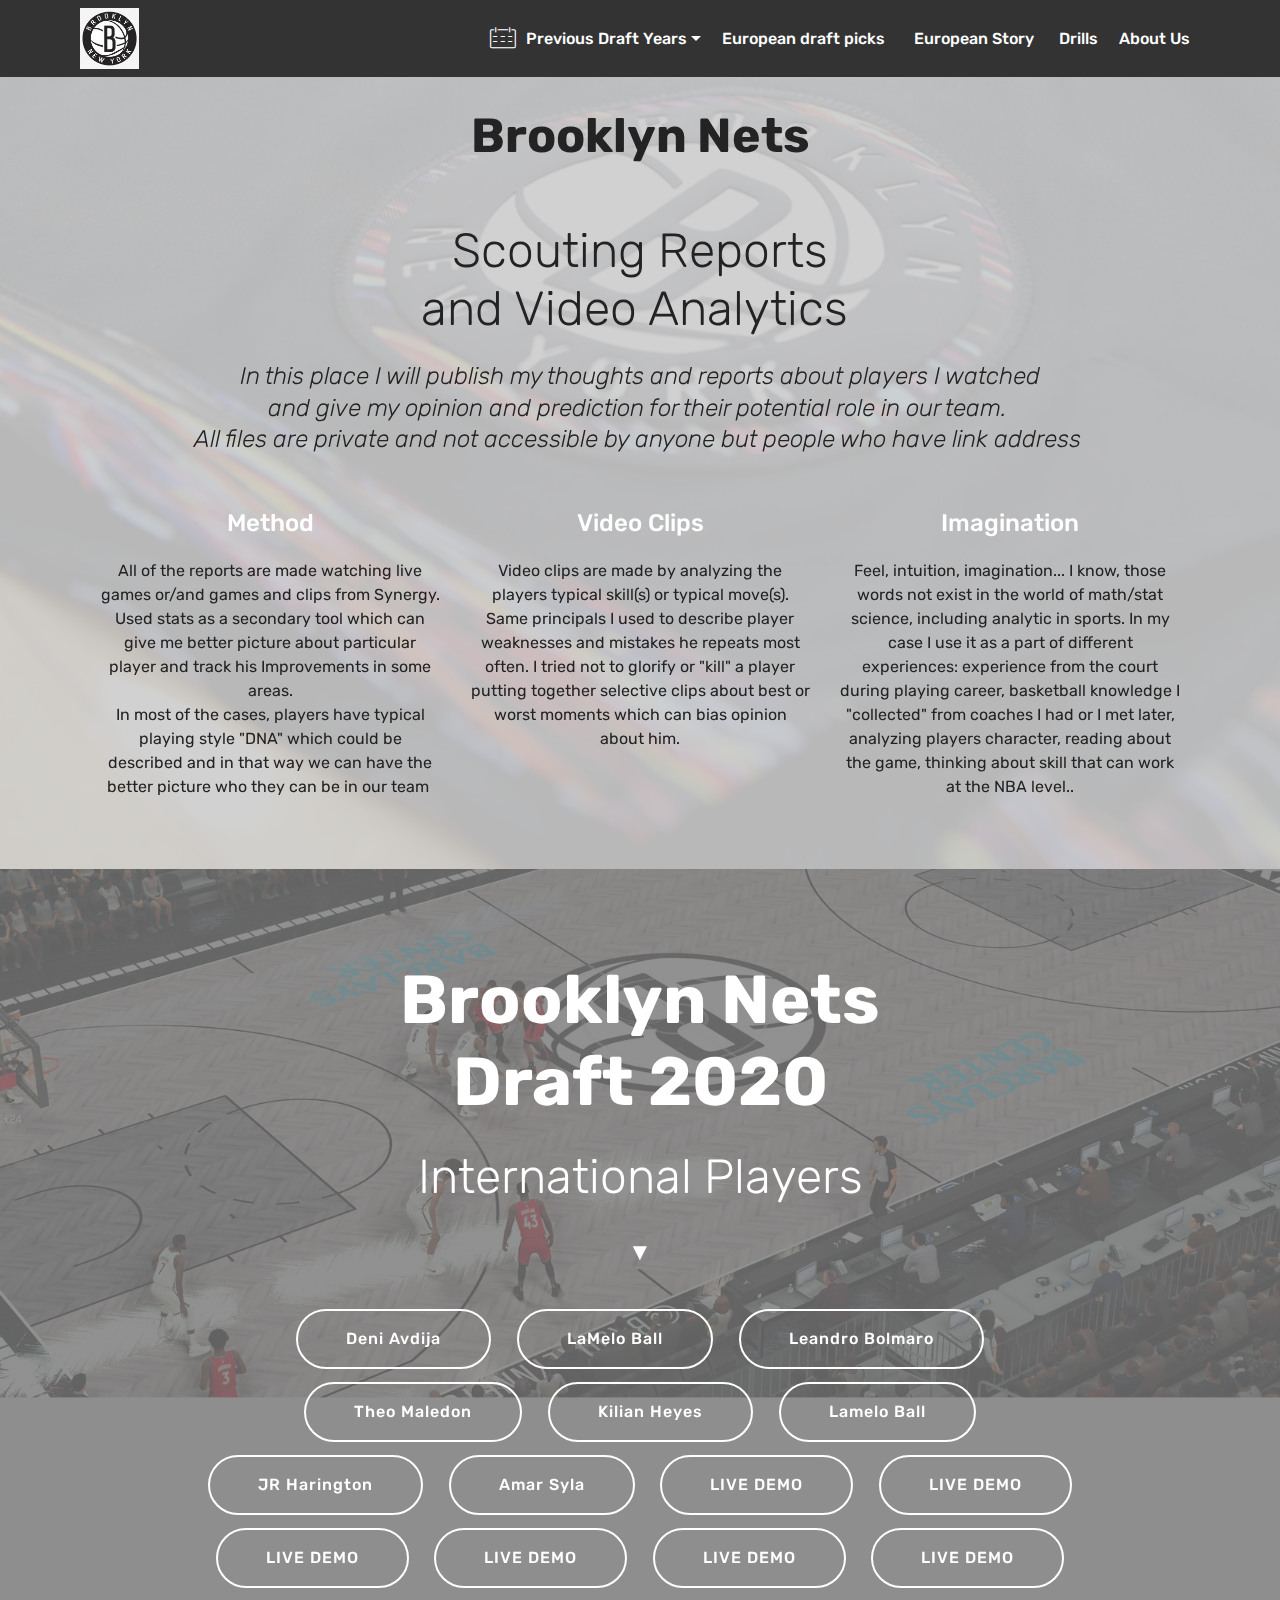
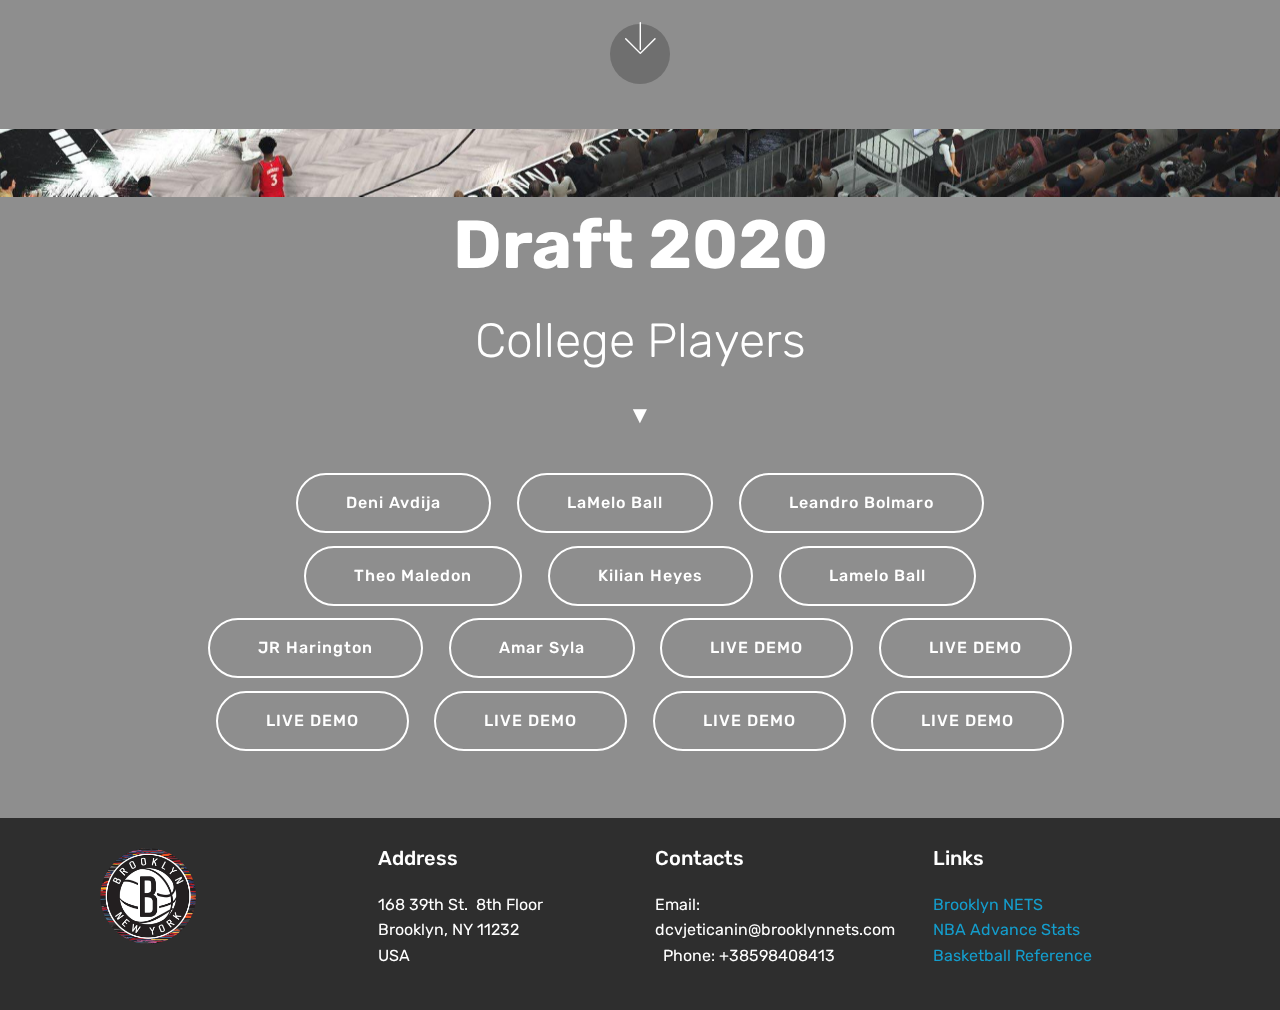
<file: index.html>
<!DOCTYPE html>
<html>
<head>
  <!-- Site made with Mobirise Website Builder v4.11.6, https://mobirise.com -->
  <meta charset="UTF-8">
  <meta http-equiv="X-UA-Compatible" content="IE=edge">
  <meta name="generator" content="Mobirise v4.11.6, mobirise.com">
  <meta name="viewport" content="width=device-width, initial-scale=1, minimum-scale=1">
  <link rel="shortcut icon" href="assets/images/125-1256639-brooklyn-nets-symbol-brooklyn-nets-hd-png-download-116x120.jpg" type="image/x-icon">
  <meta name="description" content="">
  
  <title>Home</title>
  <link rel="stylesheet" href="assets/web/assets/mobirise-icons/mobirise-icons.css">
  <link rel="stylesheet" href="assets/bootstrap/css/bootstrap.min.css">
  <link rel="stylesheet" href="assets/bootstrap/css/bootstrap-grid.min.css">
  <link rel="stylesheet" href="assets/bootstrap/css/bootstrap-reboot.min.css">
  <link rel="stylesheet" href="assets/socicon/css/styles.css">
  <link rel="stylesheet" href="assets/tether/tether.min.css">
  <link rel="stylesheet" href="assets/dropdown/css/style.css">
  <link rel="stylesheet" href="assets/theme/css/style.css">
  <link rel="preload" as="style" href="assets/mobirise/css/mbr-additional.css"><link rel="stylesheet" href="assets/mobirise/css/mbr-additional.css" type="text/css">
  
  
  
</head>
<body>
  <section class="menu cid-qTkzRZLJNu" once="menu" id="menu1-0">

    

    <nav class="navbar navbar-expand beta-menu navbar-dropdown align-items-center navbar-fixed-top navbar-toggleable-sm">
        <button class="navbar-toggler navbar-toggler-right" type="button" data-toggle="collapse" data-target="#navbarSupportedContent" aria-controls="navbarSupportedContent" aria-expanded="false" aria-label="Toggle navigation">
            <div class="hamburger">
                <span></span>
                <span></span>
                <span></span>
                <span></span>
            </div>
        </button>
        <div class="menu-logo">
            <div class="navbar-brand">
                <span class="navbar-logo">
                    <a href="https://dc-nets.github.io/draft/">
                         <img src="assets/images/125-1256639-brooklyn-nets-symbol-brooklyn-nets-hd-png-download-116x120.jpg" alt="Mobirise" title="" style="height: 3.8rem;">
                    </a>
                </span>
                
            </div>
        </div>
        <div class="collapse navbar-collapse" id="navbarSupportedContent">
            <ul class="navbar-nav nav-dropdown nav-right" data-app-modern-menu="true"><li class="nav-item dropdown">
                    <a class="nav-link link dropdown-toggle text-white display-4" href="https://mobirise.com" data-toggle="dropdown-submenu" aria-expanded="false"><span class="mbri-calendar mbr-iconfont mbr-iconfont-btn"></span>Previous Draft Years</a><div class="dropdown-menu"><div class="dropdown"><a class="dropdown-item dropdown-toggle text-white display-4" href="https://mobirise.com" data-toggle="dropdown-submenu" aria-expanded="true">Draft 2019</a><div class="dropdown-menu dropdown-submenu"><a class="dropdown-item text-white display-4" href="page6.html">Deni Avdija</a><a class="dropdown-item text-white display-4" href="https://mobirise.com" aria-expanded="false">LaMelo Ball</a><a class="dropdown-item text-white display-4" href="https://mobirise.com" aria-expanded="false">LaMelo Ball</a><a class="dropdown-item text-white display-4" href="https://mobirise.com" aria-expanded="false">LaMelo Ball</a><a class="dropdown-item text-white display-4" href="https://mobirise.com" aria-expanded="false">LaMelo Ball</a><a class="dropdown-item text-white display-4" href="https://mobirise.com" aria-expanded="false">LaMelo Ball</a><a class="dropdown-item text-white display-4" href="https://mobirise.com" aria-expanded="false">LaMelo Ball</a><a class="dropdown-item text-white display-4" href="https://mobirise.com" aria-expanded="false">LaMelo Ball</a><a class="dropdown-item text-white display-4" href="https://mobirise.com" aria-expanded="false">LaMelo Ball</a><a class="dropdown-item text-white display-4" href="https://mobirise.com" aria-expanded="false">LaMelo Ball</a><a class="dropdown-item text-white display-4" href="https://mobirise.com" aria-expanded="false">LaMelo Ball</a></div></div><a class="dropdown-item text-white display-4" href="https://mobirise.com" aria-expanded="false">Draft 2018</a><a class="dropdown-item text-white display-4" href="https://mobirise.com" aria-expanded="false">Draft 2017</a><a class="dropdown-item text-white display-4" href="https://mobirise.com" aria-expanded="false">Draft 2016</a></div>
                </li><li class="nav-item">
                    <a class="nav-link link text-white display-4" href="https://mobirise.com">European draft picks &nbsp;</a>
                </li><li class="nav-item"><a class="nav-link link text-white display-4" href="https://mobirise.com">
                        
                        European Story&nbsp;</a></li><li class="nav-item"><a class="nav-link link text-white display-4" href="https://mobirise.com">Drills</a></li><li class="nav-item"><a class="nav-link link text-white display-4" href="https://mobirise.com">
                        
                        About Us
                    </a></li></ul>
            
        </div>
    </nav>
</section>

<section class="engine"><a href="https://mobirise.info/j">website templates</a></section><section class="counters6 counters cid-rJY0cKkSef mbr-parallax-background" id="counters6-13">

    

    <div class="mbr-overlay" style="opacity: 0.9; background-color: rgb(204, 204, 204);">
    </div>

    <div class="container pt-4 mt-2">
        <h2 class="mbr-section-title pb-3 align-center mbr-fonts-style display-2"><strong>Brooklyn Nets</strong><div><br></div><div>Scouting Reports</div><div>and Video Analytics&nbsp;</div></h2>
        <h3 class="mbr-section-subtitle pb-5 align-center mbr-fonts-style display-5"><em>In this place I will publish my thoughts and reports about players I watched</em><div><em>and give my opinion and prediction for their potential role in our team.&nbsp;</em></div><div><em>All files are private and not accessible by anyone but people who have link address&nbsp;</em></div></h3>
        <div>
                <div class="cards-container">
                    <div class="card col-12 col-md-6 col-lg-4 pb-md-4">
                        <div class="panel-item align-center">
                            <div class="card-img pb-3">
                                <h3 class="img-text mbr-fonts-style display-5">Method</h3>
                            </div>
                            <div class="card-text">
                                
                                <p class="mbr-content-text mbr-fonts-style display-7">
                                    All of the reports are made watching live games or/and games and clips from Synergy. Used stats as a secondary tool which can give me better picture about particular player and track his Improvements in some areas. <br>In most of the cases, players have typical playing style "DNA" which could be described and in that way we can have the better picture who they can be in our team&nbsp;</p>
                            </div>
                        </div>
                    </div>
                    <div class="card col-12 col-md-6 col-lg-4 pb-md-4">
                        <div class="panel-item align-center">
                            <div class="card-img pb-3">
                                <h3 class="img-text mbr-fonts-style display-5">Video Clips</h3>
                            </div>
                            <div class="card-text">
                                
                                <p class="mbr-content-text mbr-fonts-style display-7">
                                    Video clips are made by analyzing the players typical skill(s) or typical move(s). Same principals I used to describe player weaknesses and mistakes he repeats most often. I tried not to glorify or "kill" a player putting together selective clips about best or worst moments which can bias opinion about him.
                                </p>
                            </div>
                        </div>
                    </div>
                    <div class="card col-12 col-md-6 col-lg-4 last-child">
                        <div class="panel-item align-center">
                            <div class="card-img pb-3">
                                <h3 class="img-text mbr-fonts-style display-5">Imagination</h3>
                            </div>
                            <div class="card-text">
                                
                                <p class="mbr-content-text mbr-fonts-style display-7">
                                         Feel, intuition, imagination... I know, those words not exist in the world of math/stat science, including analytic in sports. In my case I use it as a part of different experiences: experience from the court during playing career, basketball knowledge I "collected" from coaches I had or I met later, analyzing players character, reading about the game, thinking about skill that can work at the NBA level..</p>
                            </div>
                        </div>
                    </div>
                    
                </div>
            </div>
    </div>
</section>

<section class="cid-qTkA127IK8 mbr-parallax-background" id="header2-1">

    

    <div class="mbr-overlay" style="opacity: 0.8; background-color: rgb(118, 118, 118);"></div>

    <div class="container align-center">
        <div class="row justify-content-md-center">
            <div class="mbr-white col-md-10">
                <h1 class="mbr-section-title mbr-bold pb-3 mbr-fonts-style display-1">Brooklyn Nets<div>Draft 2020</div></h1>
                <h3 class="mbr-section-subtitle align-center mbr-light pb-3 mbr-fonts-style display-2">
                    International Players</h3>
                <p class="mbr-text pb-3 mbr-fonts-style display-5">▼</p>
                <div class="mbr-section-btn"><a class="btn btn-md btn-white-outline display-7" href="page1.html">Deni Avdija</a> <a class="btn btn-md btn-white-outline display-7" href="page2.html">LaMelo Ball</a>
                    <a class="btn btn-md btn-white-outline display-7" href="page6.html">Leandro Bolmaro</a> <a class="btn btn-md btn-white-outline display-7" href="https://mobirise.com">Theo Maledon</a> <a class="btn btn-md btn-white-outline display-7" href="https://mobirise.com">Kilian Heyes</a> <a class="btn btn-md btn-white-outline display-7" href="https://mobirise.com">Lamelo Ball</a> <a class="btn btn-md btn-white-outline display-7" href="https://mobirise.com">JR Harington</a> <a class="btn btn-md btn-white-outline display-7" href="https://mobirise.com">Amar Syla</a> <a class="btn btn-md btn-white-outline display-7" href="https://mobirise.com">LIVE DEMO</a> <a class="btn btn-md btn-white-outline display-7" href="https://mobirise.com">LIVE DEMO</a> <a class="btn btn-md btn-white-outline display-7" href="https://mobirise.com">LIVE DEMO</a> <a class="btn btn-md btn-white-outline display-7" href="https://mobirise.com">LIVE DEMO</a> <a class="btn btn-md btn-white-outline display-7" href="https://mobirise.com">LIVE DEMO</a> <a class="btn btn-md btn-white-outline display-7" href="https://mobirise.com">LIVE DEMO</a></div>
            </div>
        </div>
    </div>
    <div class="mbr-arrow hidden-sm-down" aria-hidden="true">
        <a href="#next">
            <i class="mbri-down mbr-iconfont"></i>
        </a>
    </div>
</section>

<section class="cid-rKCx9VXj1F mbr-parallax-background" id="header2-1b">

    

    <div class="mbr-overlay" style="opacity: 0.8; background-color: rgb(118, 118, 118);"></div>

    <div class="container align-center">
        <div class="row justify-content-md-center">
            <div class="mbr-white col-md-10">
                <h1 class="mbr-section-title mbr-bold pb-3 mbr-fonts-style display-1"><div>Draft 2020</div></h1>
                <h3 class="mbr-section-subtitle align-center mbr-light pb-3 mbr-fonts-style display-2">
                    College Players</h3>
                <p class="mbr-text pb-3 mbr-fonts-style display-5">▼</p>
                <div class="mbr-section-btn"><a class="btn btn-md btn-white-outline display-7" href="page1.html">Deni Avdija</a> <a class="btn btn-md btn-white-outline display-7" href="page2.html">LaMelo Ball</a>
                    <a class="btn btn-md btn-white-outline display-7" href="page6.html">Leandro Bolmaro</a> <a class="btn btn-md btn-white-outline display-7" href="https://mobirise.com">Theo Maledon</a> <a class="btn btn-md btn-white-outline display-7" href="https://mobirise.com">Kilian Heyes</a> <a class="btn btn-md btn-white-outline display-7" href="https://mobirise.com">Lamelo Ball</a> <a class="btn btn-md btn-white-outline display-7" href="https://mobirise.com">JR Harington</a> <a class="btn btn-md btn-white-outline display-7" href="https://mobirise.com">Amar Syla</a> <a class="btn btn-md btn-white-outline display-7" href="https://mobirise.com">LIVE DEMO</a> <a class="btn btn-md btn-white-outline display-7" href="https://mobirise.com">LIVE DEMO</a> <a class="btn btn-md btn-white-outline display-7" href="https://mobirise.com">LIVE DEMO</a> <a class="btn btn-md btn-white-outline display-7" href="https://mobirise.com">LIVE DEMO</a> <a class="btn btn-md btn-white-outline display-7" href="https://mobirise.com">LIVE DEMO</a> <a class="btn btn-md btn-white-outline display-7" href="https://mobirise.com">LIVE DEMO</a></div>
            </div>
        </div>
    </div>
    
</section>

<section class="cid-qTkAaeaxX5" id="footer1-2">

    

    

    <div class="container">
        <div class="media-container-row content text-white">
            <div class="col-12 col-md-3">
                <div class="media-wrap">
                    <a href="https://dc-nets.github.io/Scouting/">
                        <img src="assets/images/286-2862947-brooklyn-nets-official-online-store-brooklyn-nets-png-186x186.png" alt="Mobirise" title="">
                    </a>
                </div>
            </div>
            <div class="col-12 col-md-3 mbr-fonts-style display-7">
                <h5 class="pb-3">
                    Address
                </h5>
                <p class="mbr-text">168 39th St. &nbsp;8th Floor<br>Brooklyn, NY 11232<br>USA</p>
            </div>
            <div class="col-12 col-md-3 mbr-fonts-style display-7">
                <h5 class="pb-3">
                    Contacts
                </h5>
                <p class="mbr-text">
                    Email: dcvjeticanin@brooklynnets.com &nbsp; Phone: +38598408413 &nbsp; &nbsp; &nbsp; &nbsp; &nbsp; &nbsp; &nbsp; &nbsp; &nbsp; &nbsp;<br></p>
            </div>
            <div class="col-12 col-md-3 mbr-fonts-style display-7">
                <h5 class="pb-3">
                    Links
                </h5>
                <p class="mbr-text"><a href="https://www.nba.com/nets/">Brooklyn NETS</a><br><a href="https://stats.nba.com/help/videostatus/#!/12/03/2019">NBA Advance Stats&nbsp;</a><br><a href="https://www.basketball-reference.com/leagues/NBA_2020_totals.html">Basketball Reference</a></p>
            </div>
        </div>
        
    </div>
</section>

<section class="mbr-section" id="witsec-modal-window-block-16" data-rv-view="14">

	<style>
	/* Let's not animate the contents of modal windows */
	.no-anim {
		-webkit-animation: none !important;
		-moz-animation: none !important;
		-o-animation: none !important;
		-ms-animation: none !important;
		animation: none !important;
	}
	</style>

	
	
	<div></div>

	<script>
	if (typeof OpenModal === 'undefined') {
		OpenModal = function(modalName) {
			if ($('#' + modalName).length)
				$('#' + modalName).modal('show');
			else
				alert("Sorry, but there is no modal for " + modalName);
		}
	}

	function modalSetCookie(cname, cvalue, exdays) {
		var d = new Date();
		d.setTime(d.getTime() + (exdays*24*60*60*1000));
		var expires = "expires="+ d.toUTCString();
		document.cookie = cname + "=" + cvalue + ";" + expires + ";path=/";
	}

	function modalGetCookie(cname) {
		var name = cname + "=";
		var decodedCookie = decodeURIComponent(document.cookie);
		var ca = decodedCookie.split(';');
		for(var i = 0; i <ca.length; i++) {
			var c = ca[i];
			while (c.charAt(0) == ' ') {
				c = c.substring(1);
			}
			if (c.indexOf(name) == 0) {
				return c.substring(name.length, c.length);
			}
		}
		return "";
	}
	</script>

</section>


  <script src="assets/web/assets/jquery/jquery.min.js"></script>
  <script src="assets/popper/popper.min.js"></script>
  <script src="assets/bootstrap/js/bootstrap.min.js"></script>
  <script src="assets/smoothscroll/smooth-scroll.js"></script>
  <script src="assets/tether/tether.min.js"></script>
  <script src="assets/parallax/jarallax.min.js"></script>
  <script src="assets/dropdown/js/nav-dropdown.js"></script>
  <script src="assets/dropdown/js/navbar-dropdown.js"></script>
  <script src="assets/touchswipe/jquery.touch-swipe.min.js"></script>
  <script src="assets/viewportchecker/jquery.viewportchecker.js"></script>
  <script src="assets/theme/js/script.js"></script>
  
  
</body>
</html>
</file>
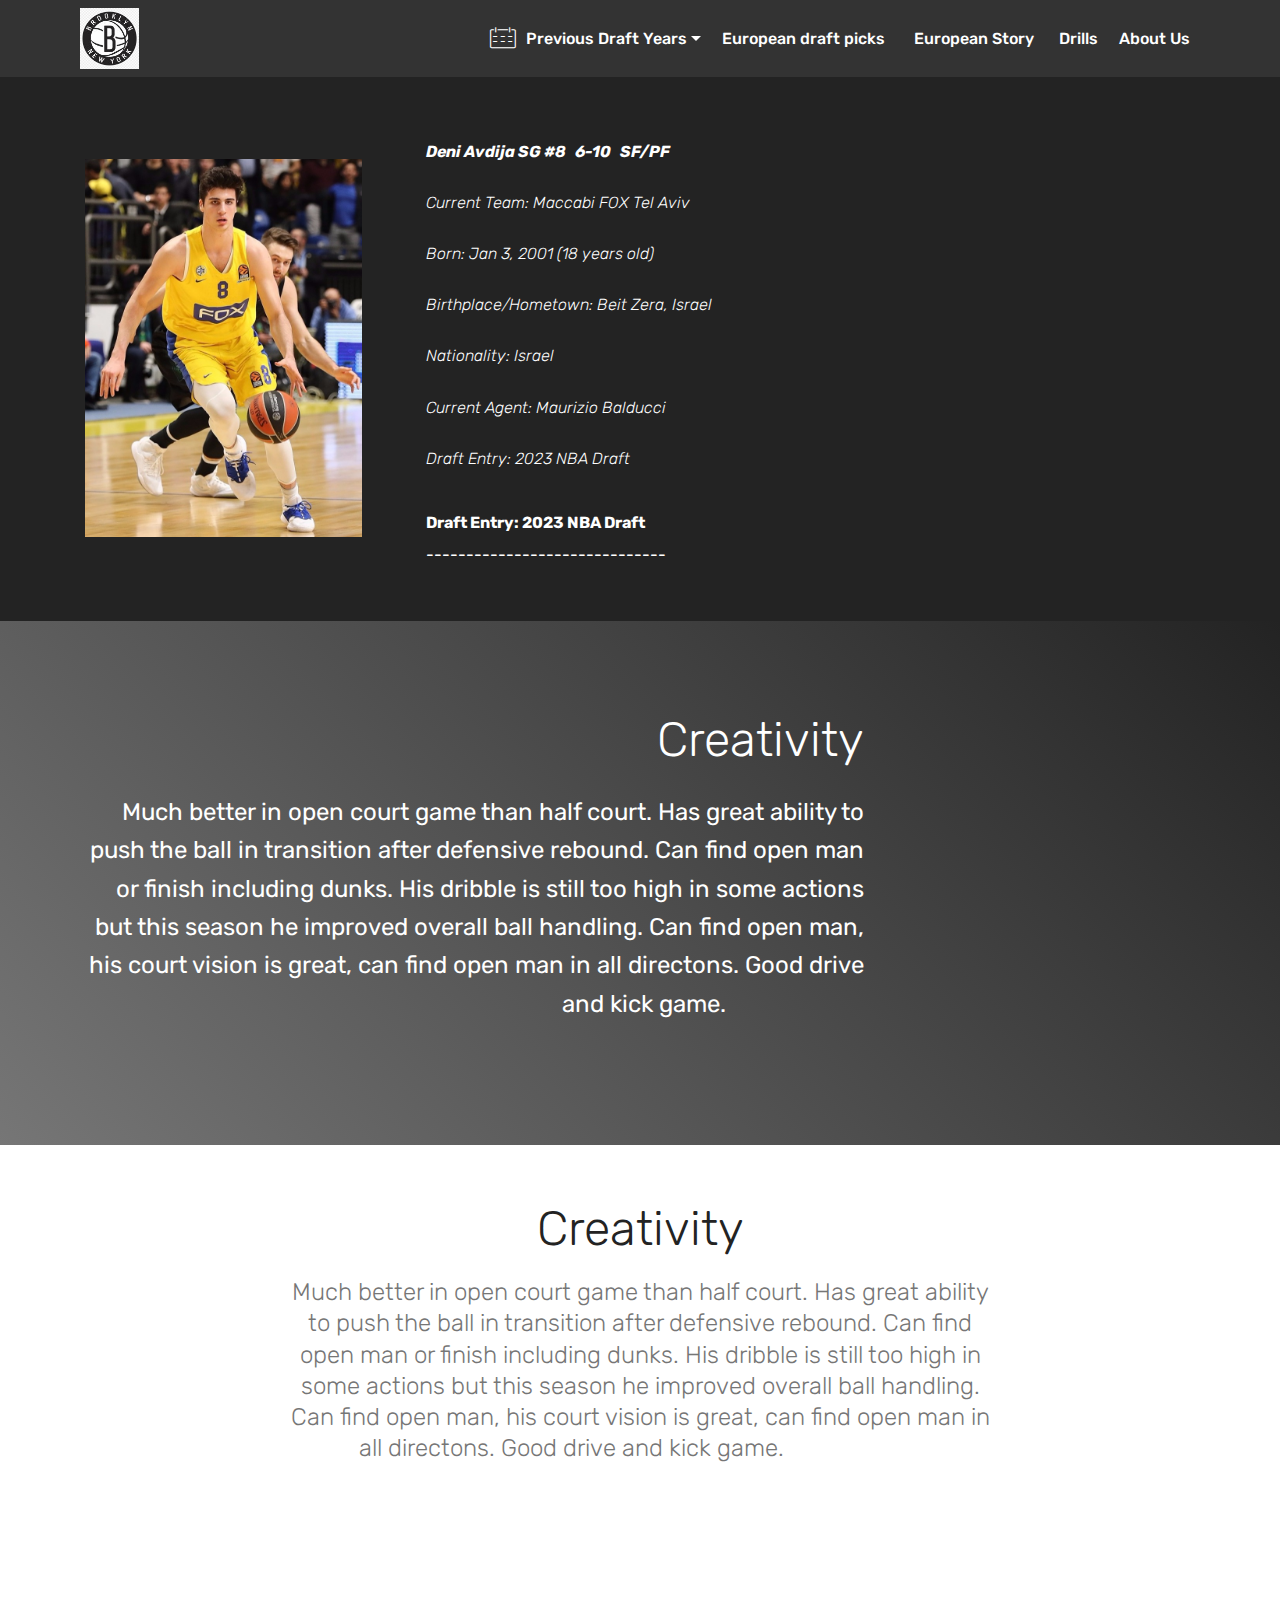
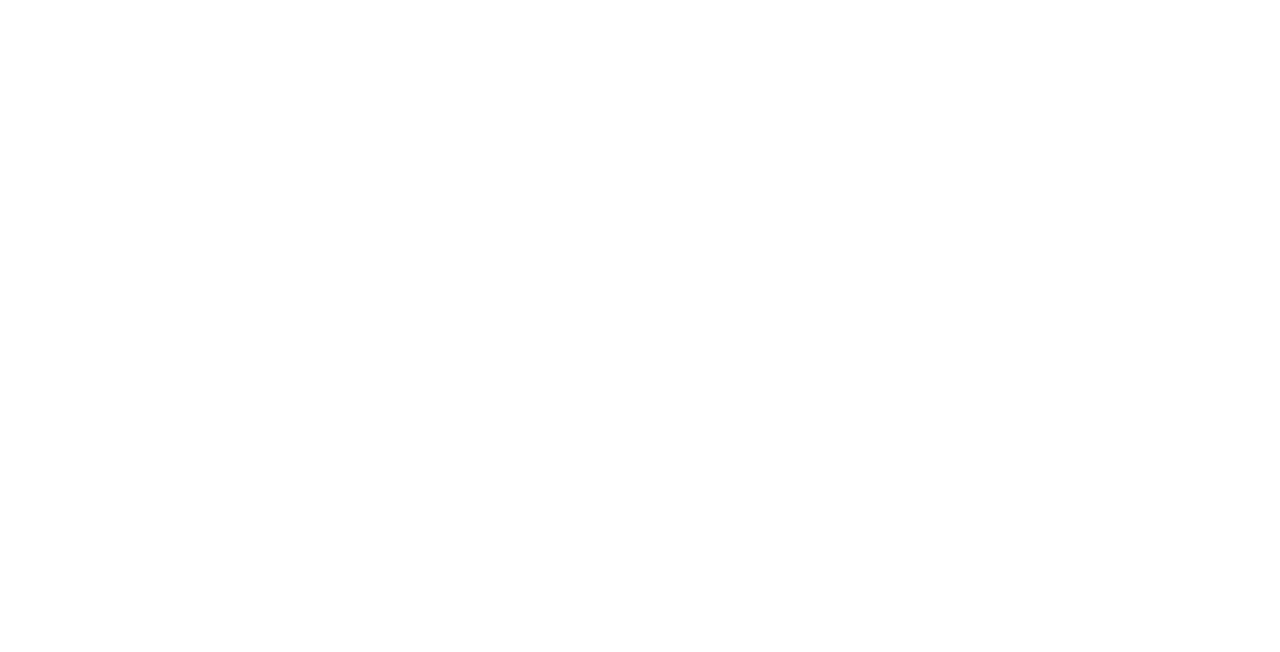
<file: page1.html>
<!DOCTYPE html>
<html>
<head>
  <!-- Site made with Mobirise Website Builder v4.11.6, https://mobirise.com -->
  <meta charset="UTF-8">
  <meta http-equiv="X-UA-Compatible" content="IE=edge">
  <meta name="generator" content="Mobirise v4.11.6, mobirise.com">
  <meta name="viewport" content="width=device-width, initial-scale=1, minimum-scale=1">
  <link rel="shortcut icon" href="assets/images/125-1256639-brooklyn-nets-symbol-brooklyn-nets-hd-png-download-116x120.jpg" type="image/x-icon">
  <meta name="description" content="Website Maker Description">
  
  <title>Page 1</title>
  <link rel="stylesheet" href="assets/web/assets/mobirise-icons/mobirise-icons.css">
  <link rel="stylesheet" href="assets/bootstrap/css/bootstrap.min.css">
  <link rel="stylesheet" href="assets/bootstrap/css/bootstrap-grid.min.css">
  <link rel="stylesheet" href="assets/bootstrap/css/bootstrap-reboot.min.css">
  <link rel="stylesheet" href="assets/tether/tether.min.css">
  <link rel="stylesheet" href="assets/dropdown/css/style.css">
  <link rel="stylesheet" href="assets/theme/css/style.css">
  <link rel="preload" as="style" href="assets/mobirise/css/mbr-additional.css"><link rel="stylesheet" href="assets/mobirise/css/mbr-additional.css" type="text/css">
  
  
  
</head>
<body>
  <section class="menu cid-qTkzRZLJNu" once="menu" id="menu1-5">

    

    <nav class="navbar navbar-expand beta-menu navbar-dropdown align-items-center navbar-fixed-top navbar-toggleable-sm">
        <button class="navbar-toggler navbar-toggler-right" type="button" data-toggle="collapse" data-target="#navbarSupportedContent" aria-controls="navbarSupportedContent" aria-expanded="false" aria-label="Toggle navigation">
            <div class="hamburger">
                <span></span>
                <span></span>
                <span></span>
                <span></span>
            </div>
        </button>
        <div class="menu-logo">
            <div class="navbar-brand">
                <span class="navbar-logo">
                    <a href="https://dc-nets.github.io/draft/">
                         <img src="assets/images/125-1256639-brooklyn-nets-symbol-brooklyn-nets-hd-png-download-116x120.jpg" alt="Mobirise" title="" style="height: 3.8rem;">
                    </a>
                </span>
                
            </div>
        </div>
        <div class="collapse navbar-collapse" id="navbarSupportedContent">
            <ul class="navbar-nav nav-dropdown nav-right" data-app-modern-menu="true"><li class="nav-item dropdown">
                    <a class="nav-link link dropdown-toggle text-white display-4" href="https://mobirise.com" data-toggle="dropdown-submenu" aria-expanded="false"><span class="mbri-calendar mbr-iconfont mbr-iconfont-btn"></span>Previous Draft Years</a><div class="dropdown-menu"><div class="dropdown"><a class="dropdown-item dropdown-toggle text-white display-4" href="https://mobirise.com" data-toggle="dropdown-submenu" aria-expanded="true">Draft 2019</a><div class="dropdown-menu dropdown-submenu"><a class="dropdown-item text-white display-4" href="page6.html">Deni Avdija</a><a class="dropdown-item text-white display-4" href="https://mobirise.com" aria-expanded="false">LaMelo Ball</a><a class="dropdown-item text-white display-4" href="https://mobirise.com" aria-expanded="false">LaMelo Ball</a><a class="dropdown-item text-white display-4" href="https://mobirise.com" aria-expanded="false">LaMelo Ball</a><a class="dropdown-item text-white display-4" href="https://mobirise.com" aria-expanded="false">LaMelo Ball</a><a class="dropdown-item text-white display-4" href="https://mobirise.com" aria-expanded="false">LaMelo Ball</a><a class="dropdown-item text-white display-4" href="https://mobirise.com" aria-expanded="false">LaMelo Ball</a><a class="dropdown-item text-white display-4" href="https://mobirise.com" aria-expanded="false">LaMelo Ball</a><a class="dropdown-item text-white display-4" href="https://mobirise.com" aria-expanded="false">LaMelo Ball</a><a class="dropdown-item text-white display-4" href="https://mobirise.com" aria-expanded="false">LaMelo Ball</a><a class="dropdown-item text-white display-4" href="https://mobirise.com" aria-expanded="false">LaMelo Ball</a></div></div><a class="dropdown-item text-white display-4" href="https://mobirise.com" aria-expanded="false">Draft 2018</a><a class="dropdown-item text-white display-4" href="https://mobirise.com" aria-expanded="false">Draft 2017</a><a class="dropdown-item text-white display-4" href="https://mobirise.com" aria-expanded="false">Draft 2016</a></div>
                </li><li class="nav-item">
                    <a class="nav-link link text-white display-4" href="https://mobirise.com">European draft picks &nbsp;</a>
                </li><li class="nav-item"><a class="nav-link link text-white display-4" href="https://mobirise.com">
                        
                        European Story&nbsp;</a></li><li class="nav-item"><a class="nav-link link text-white display-4" href="https://mobirise.com">Drills</a></li><li class="nav-item"><a class="nav-link link text-white display-4" href="https://mobirise.com">
                        
                        About Us
                    </a></li></ul>
            
        </div>
    </nav>
</section>

<section class="engine"><a href="https://mobirise.info/z">best css templates</a></section><section class="testimonials2 cid-rJQrYsIJCb" id="testimonials2-q">

    

    

    <div class="container">
        <div class="media-container-row">
            <div class="mbr-figure pr-lg-5" style="width: 40%;">
              <img src="assets/images/deni-avdija-maccabi-fox-tel-aviv-eb18-1.jpeg" alt="" title="">
            </div>
            <div class="media-content px-3 align-self-center mbr-white py-2">
                    <p class="mbr-text testimonial-text mbr-fonts-style display-7"><br><strong>Deni Avdija SG  #8 &nbsp; 6-10 &nbsp; SF/PF<br></strong><br>Current Team: Maccabi FOX Tel Aviv<br><br>Born: Jan 3, 2001 (18 years old)<br><br>Birthplace/Hometown: Beit Zera, Israel<br><br>Nationality: Israel<br><br>Current Agent: Maurizio Balducci<br><br>Draft Entry: 2023 NBA Draft</p>
                    <p class="mbr-author-name pt-4 mb-2 mbr-fonts-style display-7">Draft Entry: 2023 NBA Draft</p>
                    <p class="mbr-author-desc mbr-fonts-style display-7">------------------------------</p>
            </div>
        </div>
    </div>
</section>

<section class="header7 cid-rJQrZbaCwZ" id="header7-r">

    

    

    <div class="container">
        <div class="media-container-row">

            <div class="media-content align-right">
                <h1 class="mbr-section-title mbr-white pb-3 mbr-fonts-style display-2">
                    Creativity</h1>
                <div class="mbr-section-text mbr-white pb-3">
                    <p class="mbr-text mbr-fonts-style display-5">
                        Much better in open court game than half court. Has great ability to push the ball in transition after defensive rebound. Can find open man or finish including dunks. His dribble is still too high in some actions but this season he improved overall ball handling. Can find open man, his court vision is great, can find open man in all directons. Good drive and kick game. &nbsp; &nbsp; &nbsp; &nbsp; &nbsp; &nbsp; &nbsp; &nbsp; &nbsp; &nbsp; &nbsp;&nbsp;</p>
                </div>
                
            </div>

            <div class="mbr-figure" style="width: 40%;"><iframe class="mbr-embedded-video" src="https://www.youtube.com/embed/3ENMtc-A4kc?rel=0&amp;amp;showinfo=0&amp;autoplay=0&amp;loop=0" width="1280" height="720" frameborder="0" allowfullscreen=""></iframe></div>

        </div>
    </div>
</section>

<section class="mbr-section content4 cid-rLpOthvKKc" id="content4-1g">

    

    <div class="container">
        <div class="media-container-row">
            <div class="title col-12 col-md-8">
                <h2 class="align-center pb-3 mbr-fonts-style display-2">
                    Creativity
                </h2>
                <h3 class="mbr-section-subtitle align-center mbr-light mbr-fonts-style display-5">Much better in open court game than half court. Has great ability to push the ball in transition after defensive rebound. Can find open man or finish including dunks. His dribble is still too high in some actions but this season he improved overall ball handling. Can find open man, his court vision is great, can find open man in all directons. Good drive and kick game. &nbsp; &nbsp; &nbsp; &nbsp; &nbsp; &nbsp; &nbsp; &nbsp; &nbsp; &nbsp; &nbsp;&nbsp;</h3>
                
            </div>
        </div>
    </div>
</section>

<section class="cid-rLpBiJa92m" id="video2-1f">

    
    
    <figure class="mbr-figure align-center">
        <div class="video-block" style="width: 100%;">
            <div><iframe class="mbr-embedded-video" src="https://www.youtube.com/embed/WSf5ps7awcI?rel=0&amp;amp;showinfo=0&amp;autoplay=0&amp;loop=0" width="1280" height="720" frameborder="0" allowfullscreen=""></iframe></div>
        </div>
    </figure>
</section>


  <script src="assets/web/assets/jquery/jquery.min.js"></script>
  <script src="assets/popper/popper.min.js"></script>
  <script src="assets/bootstrap/js/bootstrap.min.js"></script>
  <script src="assets/tether/tether.min.js"></script>
  <script src="assets/smoothscroll/smooth-scroll.js"></script>
  <script src="assets/dropdown/js/nav-dropdown.js"></script>
  <script src="assets/dropdown/js/navbar-dropdown.js"></script>
  <script src="assets/touchswipe/jquery.touch-swipe.min.js"></script>
  <script src="assets/theme/js/script.js"></script>
  
  
</body>
</html>
</file>
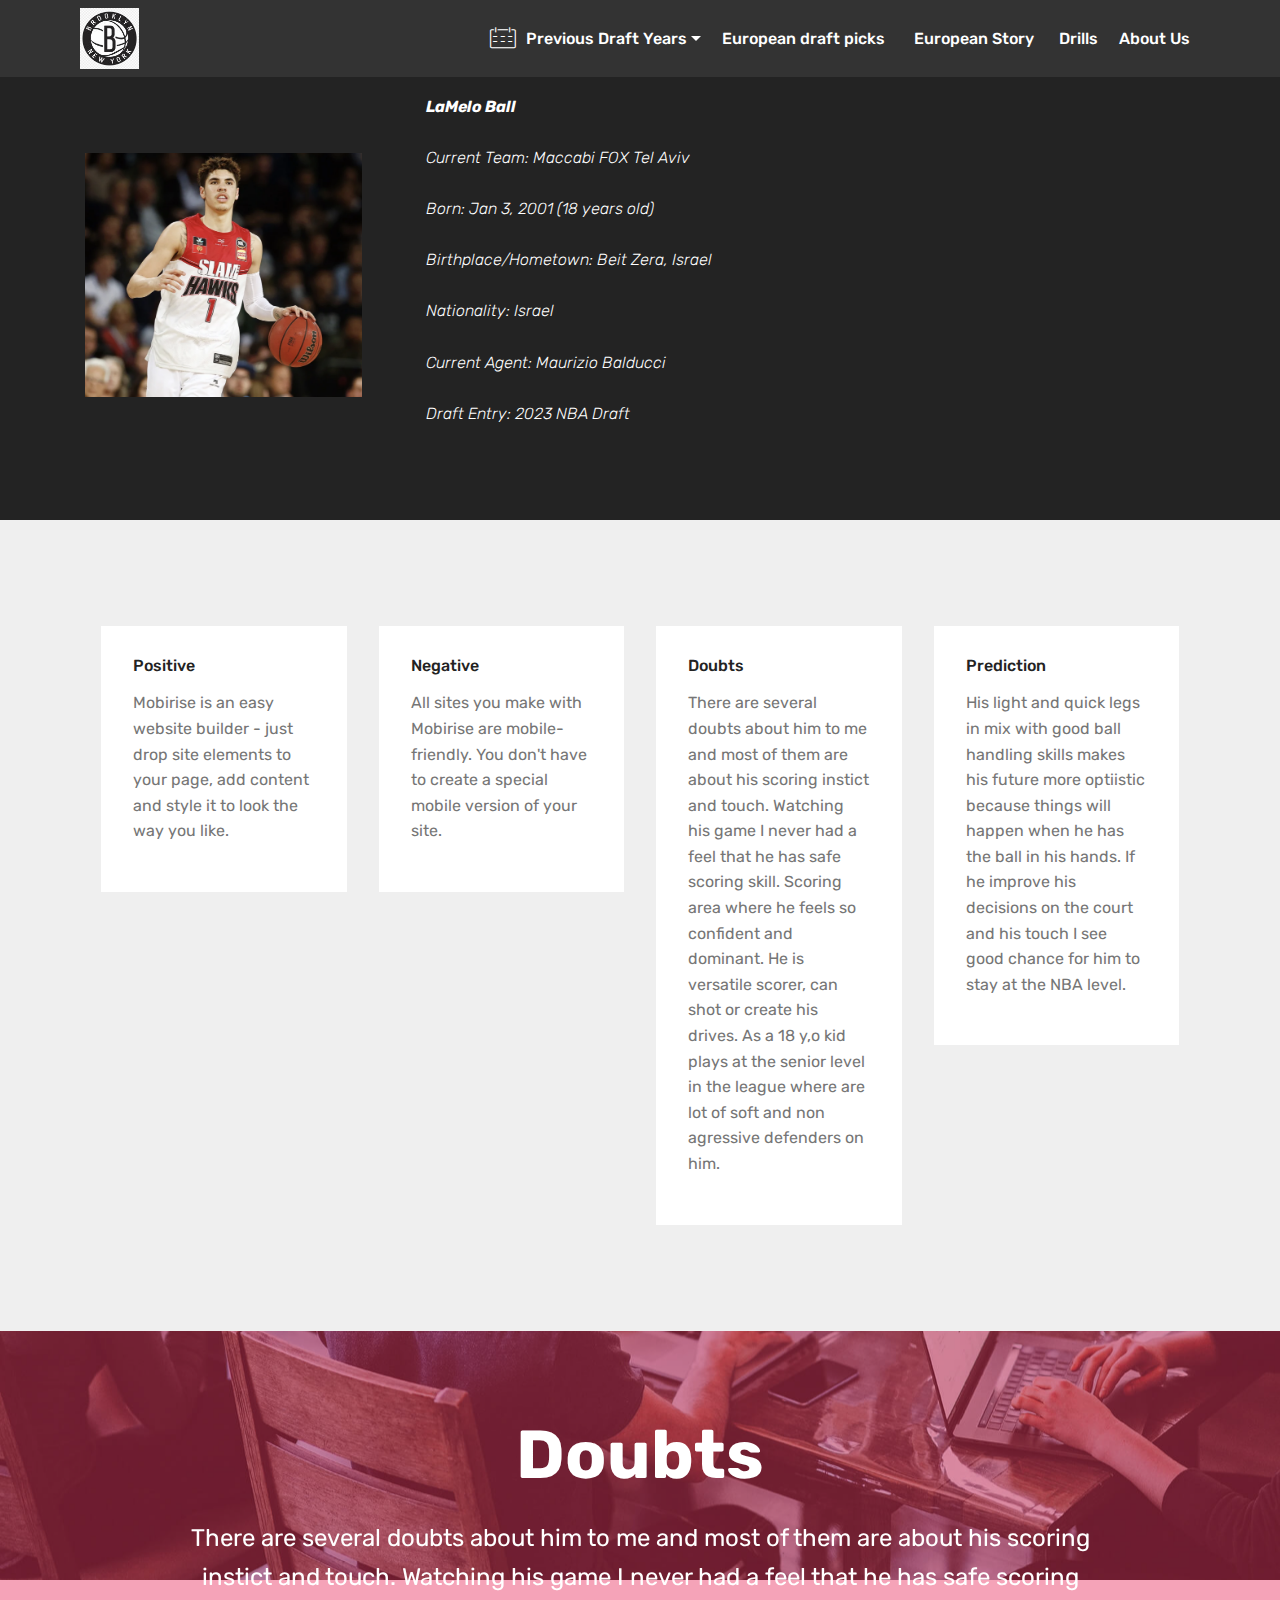
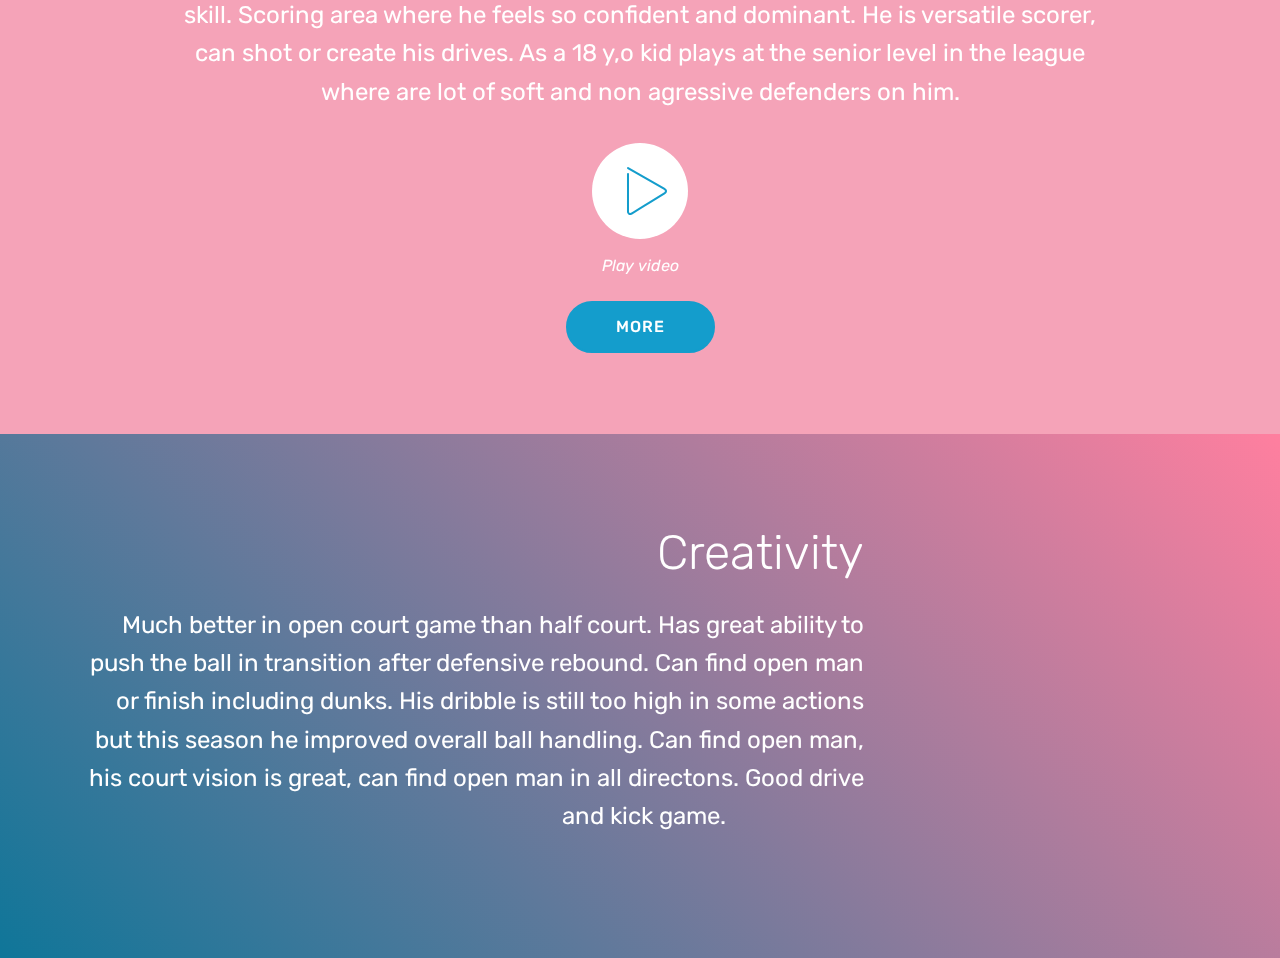
<file: page2.html>
<!DOCTYPE html>
<html>
<head>
  <!-- Site made with Mobirise Website Builder v4.11.6, https://mobirise.com -->
  <meta charset="UTF-8">
  <meta http-equiv="X-UA-Compatible" content="IE=edge">
  <meta name="generator" content="Mobirise v4.11.6, mobirise.com">
  <meta name="viewport" content="width=device-width, initial-scale=1, minimum-scale=1">
  <link rel="shortcut icon" href="assets/images/125-1256639-brooklyn-nets-symbol-brooklyn-nets-hd-png-download-116x120.jpg" type="image/x-icon">
  <meta name="description" content="Web Page Builder Description">
  
  <title>Page 2</title>
  <link rel="stylesheet" href="assets/web/assets/mobirise-icons/mobirise-icons.css">
  <link rel="stylesheet" href="assets/bootstrap/css/bootstrap.min.css">
  <link rel="stylesheet" href="assets/bootstrap/css/bootstrap-grid.min.css">
  <link rel="stylesheet" href="assets/bootstrap/css/bootstrap-reboot.min.css">
  <link rel="stylesheet" href="assets/tether/tether.min.css">
  <link rel="stylesheet" href="assets/dropdown/css/style.css">
  <link rel="stylesheet" href="assets/theme/css/style.css">
  <link rel="preload" as="style" href="assets/mobirise/css/mbr-additional.css"><link rel="stylesheet" href="assets/mobirise/css/mbr-additional.css" type="text/css">
  
  
  
</head>
<body>
  <section class="menu cid-qTkzRZLJNu" once="menu" id="menu1-6">

    

    <nav class="navbar navbar-expand beta-menu navbar-dropdown align-items-center navbar-fixed-top navbar-toggleable-sm">
        <button class="navbar-toggler navbar-toggler-right" type="button" data-toggle="collapse" data-target="#navbarSupportedContent" aria-controls="navbarSupportedContent" aria-expanded="false" aria-label="Toggle navigation">
            <div class="hamburger">
                <span></span>
                <span></span>
                <span></span>
                <span></span>
            </div>
        </button>
        <div class="menu-logo">
            <div class="navbar-brand">
                <span class="navbar-logo">
                    <a href="https://dc-nets.github.io/draft/">
                         <img src="assets/images/125-1256639-brooklyn-nets-symbol-brooklyn-nets-hd-png-download-116x120.jpg" alt="Mobirise" title="" style="height: 3.8rem;">
                    </a>
                </span>
                
            </div>
        </div>
        <div class="collapse navbar-collapse" id="navbarSupportedContent">
            <ul class="navbar-nav nav-dropdown nav-right" data-app-modern-menu="true"><li class="nav-item dropdown">
                    <a class="nav-link link dropdown-toggle text-white display-4" href="https://mobirise.com" data-toggle="dropdown-submenu" aria-expanded="false"><span class="mbri-calendar mbr-iconfont mbr-iconfont-btn"></span>Previous Draft Years</a><div class="dropdown-menu"><div class="dropdown"><a class="dropdown-item dropdown-toggle text-white display-4" href="https://mobirise.com" data-toggle="dropdown-submenu" aria-expanded="true">Draft 2019</a><div class="dropdown-menu dropdown-submenu"><a class="dropdown-item text-white display-4" href="page6.html">Deni Avdija</a><a class="dropdown-item text-white display-4" href="https://mobirise.com" aria-expanded="false">LaMelo Ball</a><a class="dropdown-item text-white display-4" href="https://mobirise.com" aria-expanded="false">LaMelo Ball</a><a class="dropdown-item text-white display-4" href="https://mobirise.com" aria-expanded="false">LaMelo Ball</a><a class="dropdown-item text-white display-4" href="https://mobirise.com" aria-expanded="false">LaMelo Ball</a><a class="dropdown-item text-white display-4" href="https://mobirise.com" aria-expanded="false">LaMelo Ball</a><a class="dropdown-item text-white display-4" href="https://mobirise.com" aria-expanded="false">LaMelo Ball</a><a class="dropdown-item text-white display-4" href="https://mobirise.com" aria-expanded="false">LaMelo Ball</a><a class="dropdown-item text-white display-4" href="https://mobirise.com" aria-expanded="false">LaMelo Ball</a><a class="dropdown-item text-white display-4" href="https://mobirise.com" aria-expanded="false">LaMelo Ball</a><a class="dropdown-item text-white display-4" href="https://mobirise.com" aria-expanded="false">LaMelo Ball</a></div></div><a class="dropdown-item text-white display-4" href="https://mobirise.com" aria-expanded="false">Draft 2018</a><a class="dropdown-item text-white display-4" href="https://mobirise.com" aria-expanded="false">Draft 2017</a><a class="dropdown-item text-white display-4" href="https://mobirise.com" aria-expanded="false">Draft 2016</a></div>
                </li><li class="nav-item">
                    <a class="nav-link link text-white display-4" href="https://mobirise.com">European draft picks &nbsp;</a>
                </li><li class="nav-item"><a class="nav-link link text-white display-4" href="https://mobirise.com">
                        
                        European Story&nbsp;</a></li><li class="nav-item"><a class="nav-link link text-white display-4" href="https://mobirise.com">Drills</a></li><li class="nav-item"><a class="nav-link link text-white display-4" href="https://mobirise.com">
                        
                        About Us
                    </a></li></ul>
            
        </div>
    </nav>
</section>

<section class="engine"><a href="https://mobirise.info">Mobirise</a></section><section class="testimonials2 cid-rKfZi4FZr1" id="testimonials2-18">

    

    

    <div class="container">
        <div class="media-container-row">
            <div class="mbr-figure pr-lg-5" style="width: 40%;">
              <img src="assets/images/screen-shot-2019-12-10-at-14.36.39-1.png" alt="" title="">
            </div>
            <div class="media-content px-3 align-self-center mbr-white py-2">
                    <p class="mbr-text testimonial-text mbr-fonts-style display-7"><br><strong>LaMelo Ball<br></strong><br>Current Team: Maccabi FOX Tel Aviv<br><br>Born: Jan 3, 2001 (18 years old)<br><br>Birthplace/Hometown: Beit Zera, Israel<br><br>Nationality: Israel<br><br>Current Agent: Maurizio Balducci<br><br>Draft Entry: 2023 NBA Draft</p>
                    <p class="mbr-author-name pt-4 mb-2 mbr-fonts-style display-7"></p>
                    <p class="mbr-author-desc mbr-fonts-style display-7"></p>
            </div>
        </div>
    </div>
</section>

<section class="features4 cid-rKfZtvqB1C" id="features4-1a">
    
         

    
    <div class="container">
        <div class="media-container-row">
            <div class="card p-3 col-12 col-md-6 col-lg-3">
                <div class="card-wrapper media-container-row media-container-row">
                    <div class="card-box">
                        <h4 class="card-title pb-3 mbr-fonts-style display-7">
                            Positive</h4>
                        <p class="mbr-text mbr-fonts-style display-7">
                            Mobirise is an easy website builder - just drop site elements to your page, add content and style it to look the way you like.
                        </p>
                    </div>
                </div>
            </div>

            <div class="card p-3 col-12 col-md-6 col-12 col-md-6 col-lg-3">
                <div class="card-wrapper media-container-row">
                    <div class="card-box">
                        <h4 class="card-title pb-3 mbr-fonts-style display-7">
                            Negative</h4>
                        <p class="mbr-text mbr-fonts-style display-7">
                            All sites you make with Mobirise are mobile-friendly. You don't have to create a special mobile version of your site.
                        </p>
                    </div>
                </div>
            </div>

            <div class="card p-3 col-12 col-md-6 col-lg-3">
                <div class="card-wrapper media-container-row">
                    <div class="card-box">
                        <h4 class="card-title pb-3 mbr-fonts-style display-7">
                            Doubts</h4>
                        <p class="mbr-text mbr-fonts-style display-7">
                            There are several doubts about him to me and most of them are about his scoring instict and touch. Watching his game I never had a feel that he has safe scoring skill. Scoring area where he feels so confident and dominant. He is versatile scorer, can shot or create his drives. As a 18 y,o kid plays at the senior level in the league where are lot of soft and non agressive defenders on him.&nbsp;</p>
                    </div>
                </div>
            </div>

            <div class="card p-3 col-12 col-md-6 col-lg-3">
                <div class="card-wrapper media-container-row">
                    <div class="card-box">
                        <h4 class="card-title pb-3 mbr-fonts-style display-7">
                            Prediction&nbsp;</h4>
                        <p class="mbr-text mbr-fonts-style display-7">His light and quick legs in mix with good ball handling skills makes his future more optiistic because things will happen when he has the ball in his hands. If he improve his decisions on the court and his touch I see good chance for him to stay at the NBA level.&nbsp;</p>
                    </div>
                </div>
            </div>
        </div>
    </div>
</section>

<section class="header8 cid-rLsBhCyA6i mbr-parallax-background" id="header8-1i">

    

    <div class="mbr-overlay" style="opacity: 0.4; background-color: rgb(255, 51, 102);">
    </div>

    <div class="container align-center">
        <div class="row justify-content-md-center">
            <div class="mbr-white col-md-10">
                <h1 class="mbr-section-title align-center py-2 mbr-bold mbr-fonts-style display-1">Doubts</h1>
                <p class="mbr-text align-center py-2 mbr-fonts-style display-5">
                        There are several doubts about him to me and most of them are about his scoring instict and touch. Watching his game I never had a feel that he has safe scoring skill. Scoring area where he feels so confident and dominant. He is versatile scorer, can shot or create his drives. As a 18 y,o kid plays at the senior level in the league where are lot of soft and non agressive defenders on him. 
                </p>
                <div class="mbr-media show-modal align-center py-2" data-modal=".modalWindow">
                         <a href="https://www.youtube.com/embed/3ENMtc-A4kc?rel=0&autoplay=1"><span class="mbr-iconfont mbri-play" style="color: rgb(20, 157, 204); fill: rgb(20, 157, 204);"></span></a>
                </div>
                <div class="icon-description align-center font-italic pb-3 mbr-fonts-style display-7">
                        Play video</div>
                <div class="mbr-section-btn text-center"><a class="btn btn-md btn-primary display-4" href="https://www.youtube.com/embed/3ENMtc-A4kc?rel=0&autoplay=1">MORE</a></div>
            </div>
        </div>
    </div>
    <div>
        <div class="modalWindow" style="display: none;">
            <div class="modalWindow-container">
                <div class="modalWindow-video-container">
                    <div class="modalWindow-video">
                        <iframe width="100%" height="100%" frameborder="0" allowfullscreen="1" data-src="https://www.youtube.com/watch?v=36YgDDJ7XSc"></iframe>
                    </div>
                    <a class="close" role="button" data-dismiss="modal">
                        <span aria-hidden="true" class="mbri-close mbr-iconfont closeModal"></span>
                        <span class="sr-only">Close</span>
                    </a>
                </div>
            </div>
        </div>
    </div>
</section>

<section class="header7 cid-rKfZkBtRQc" id="header7-19">

    

    

    <div class="container">
        <div class="media-container-row">

            <div class="media-content align-right">
                <h1 class="mbr-section-title mbr-white pb-3 mbr-fonts-style display-2">
                    Creativity</h1>
                <div class="mbr-section-text mbr-white pb-3">
                    <p class="mbr-text mbr-fonts-style display-5">
                        Much better in open court game than half court. Has great ability to push the ball in transition after defensive rebound. Can find open man or finish including dunks. His dribble is still too high in some actions but this season he improved overall ball handling. Can find open man, his court vision is great, can find open man in all directons. Good drive and kick game. &nbsp; &nbsp; &nbsp; &nbsp; &nbsp; &nbsp; &nbsp; &nbsp; &nbsp; &nbsp; &nbsp;&nbsp;</p>
                </div>
                
            </div>

            <div class="mbr-figure" style="width: 40%;"><iframe class="mbr-embedded-video" src="https://www.youtube.com/embed/3ENMtc-A4kc?rel=0&amp;amp;showinfo=0&amp;autoplay=1&amp;loop=0" width="1280" height="720" frameborder="0" allowfullscreen=""></iframe></div>

        </div>
    </div>
</section>


  <script src="assets/web/assets/jquery/jquery.min.js"></script>
  <script src="assets/popper/popper.min.js"></script>
  <script src="assets/bootstrap/js/bootstrap.min.js"></script>
  <script src="assets/tether/tether.min.js"></script>
  <script src="assets/dropdown/js/nav-dropdown.js"></script>
  <script src="assets/dropdown/js/navbar-dropdown.js"></script>
  <script src="assets/touchswipe/jquery.touch-swipe.min.js"></script>
  <script src="assets/playervimeo/vimeo_player.js"></script>
  <script src="assets/parallax/jarallax.min.js"></script>
  <script src="assets/smoothscroll/smooth-scroll.js"></script>
  <script src="assets/theme/js/script.js"></script>
  
  
</body>
</html>
</file>
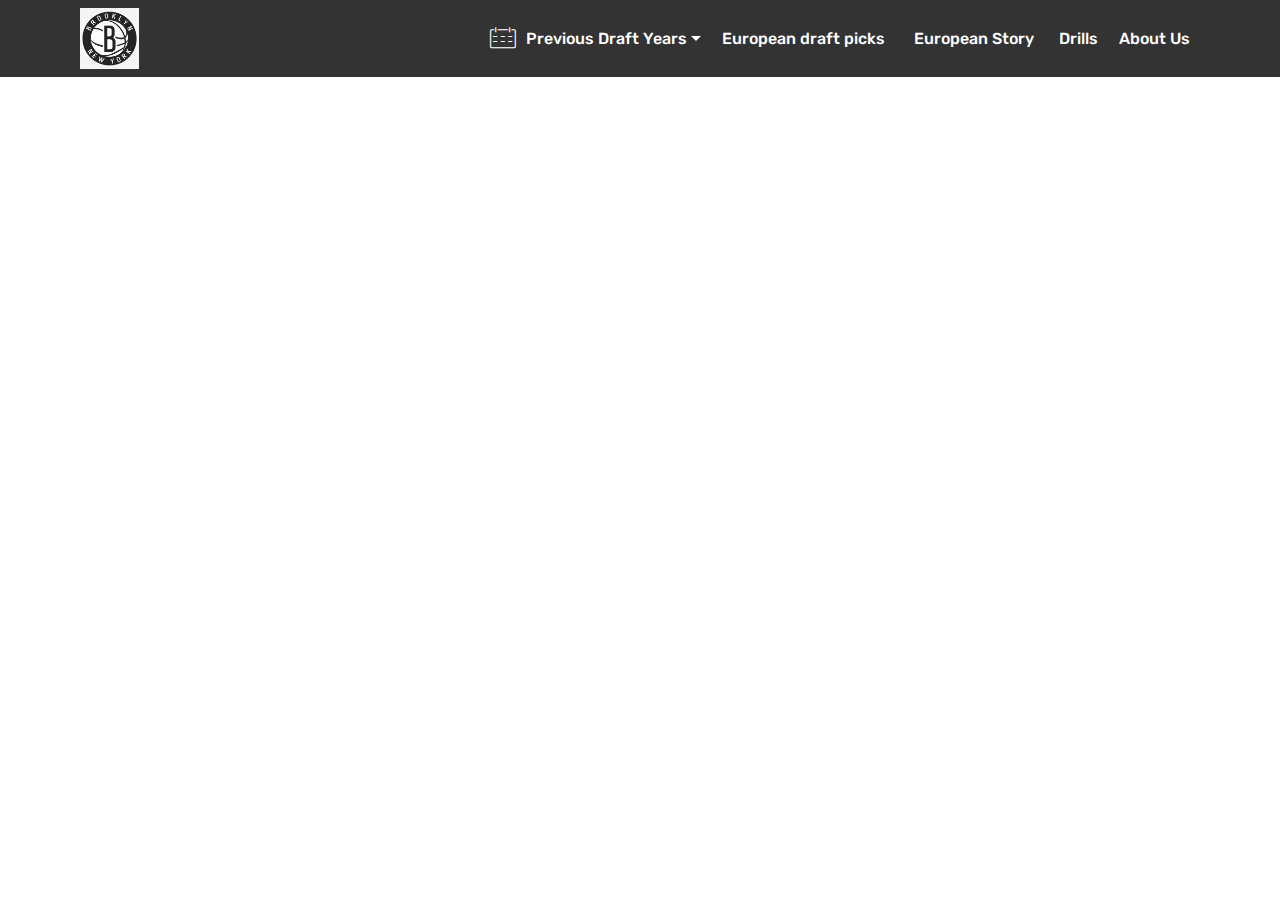
<file: page3.html>
<!DOCTYPE html>
<html>
<head>
  <!-- Site made with Mobirise Website Builder v4.11.6, https://mobirise.com -->
  <meta charset="UTF-8">
  <meta http-equiv="X-UA-Compatible" content="IE=edge">
  <meta name="generator" content="Mobirise v4.11.6, mobirise.com">
  <meta name="viewport" content="width=device-width, initial-scale=1, minimum-scale=1">
  <link rel="shortcut icon" href="assets/images/125-1256639-brooklyn-nets-symbol-brooklyn-nets-hd-png-download-116x120.jpg" type="image/x-icon">
  <meta name="description" content="Website Creator Description">
  
  <title>Page 3</title>
  <link rel="stylesheet" href="assets/web/assets/mobirise-icons/mobirise-icons.css">
  <link rel="stylesheet" href="assets/bootstrap/css/bootstrap.min.css">
  <link rel="stylesheet" href="assets/bootstrap/css/bootstrap-grid.min.css">
  <link rel="stylesheet" href="assets/bootstrap/css/bootstrap-reboot.min.css">
  <link rel="stylesheet" href="assets/tether/tether.min.css">
  <link rel="stylesheet" href="assets/dropdown/css/style.css">
  <link rel="stylesheet" href="assets/theme/css/style.css">
  <link rel="preload" as="style" href="assets/mobirise/css/mbr-additional.css"><link rel="stylesheet" href="assets/mobirise/css/mbr-additional.css" type="text/css">
  
  
  
</head>
<body>
  <section class="menu cid-qTkzRZLJNu" once="menu" id="menu1-7">

    

    <nav class="navbar navbar-expand beta-menu navbar-dropdown align-items-center navbar-fixed-top navbar-toggleable-sm">
        <button class="navbar-toggler navbar-toggler-right" type="button" data-toggle="collapse" data-target="#navbarSupportedContent" aria-controls="navbarSupportedContent" aria-expanded="false" aria-label="Toggle navigation">
            <div class="hamburger">
                <span></span>
                <span></span>
                <span></span>
                <span></span>
            </div>
        </button>
        <div class="menu-logo">
            <div class="navbar-brand">
                <span class="navbar-logo">
                    <a href="https://dc-nets.github.io/draft/">
                         <img src="assets/images/125-1256639-brooklyn-nets-symbol-brooklyn-nets-hd-png-download-116x120.jpg" alt="Mobirise" title="" style="height: 3.8rem;">
                    </a>
                </span>
                
            </div>
        </div>
        <div class="collapse navbar-collapse" id="navbarSupportedContent">
            <ul class="navbar-nav nav-dropdown nav-right" data-app-modern-menu="true"><li class="nav-item dropdown open">
                    <a class="nav-link link dropdown-toggle text-white display-4" href="https://mobirise.com" data-toggle="dropdown-submenu" aria-expanded="false"><span class="mbri-calendar mbr-iconfont mbr-iconfont-btn"></span>Previous Draft Years</a><div class="dropdown-menu"><div class="dropdown open"><a class="dropdown-item dropdown-toggle text-white display-4" href="https://mobirise.com" data-toggle="dropdown-submenu" aria-expanded="true">Draft 2019</a><div class="dropdown-menu dropdown-submenu"><a class="dropdown-item text-white display-4" href="page6.html">Deni Avdija</a><a class="dropdown-item text-white display-4" href="https://mobirise.com" aria-expanded="false">LaMelo Ball</a><a class="dropdown-item text-white display-4" href="https://mobirise.com" aria-expanded="false">LaMelo Ball</a><a class="dropdown-item text-white display-4" href="https://mobirise.com" aria-expanded="false">LaMelo Ball</a><a class="dropdown-item text-white display-4" href="https://mobirise.com" aria-expanded="false">LaMelo Ball</a><a class="dropdown-item text-white display-4" href="https://mobirise.com" aria-expanded="false">LaMelo Ball</a><a class="dropdown-item text-white display-4" href="https://mobirise.com" aria-expanded="false">LaMelo Ball</a><a class="dropdown-item text-white display-4" href="https://mobirise.com" aria-expanded="false">LaMelo Ball</a><a class="dropdown-item text-white display-4" href="https://mobirise.com" aria-expanded="false">LaMelo Ball</a><a class="dropdown-item text-white display-4" href="https://mobirise.com" aria-expanded="false">LaMelo Ball</a><a class="dropdown-item text-white display-4" href="https://mobirise.com" aria-expanded="false">LaMelo Ball</a></div></div><a class="dropdown-item text-white display-4" href="https://mobirise.com" aria-expanded="false">Draft 2018</a><a class="dropdown-item text-white display-4" href="https://mobirise.com" aria-expanded="false">Draft 2017</a><a class="dropdown-item text-white display-4" href="https://mobirise.com" aria-expanded="false">Draft 2016</a></div>
                </li><li class="nav-item">
                    <a class="nav-link link text-white display-4" href="https://mobirise.com">European draft picks &nbsp;</a>
                </li><li class="nav-item"><a class="nav-link link text-white display-4" href="https://mobirise.com">
                        
                        European Story&nbsp;</a></li><li class="nav-item"><a class="nav-link link text-white display-4" href="https://mobirise.com">Drills</a></li><li class="nav-item"><a class="nav-link link text-white display-4" href="https://mobirise.com">
                        
                        About Us
                    </a></li></ul>
            
        </div>
    </nav>
</section>


  <section class="engine"><a href="https://mobirise.info/i">web creation software</a></section><script src="assets/web/assets/jquery/jquery.min.js"></script>
  <script src="assets/popper/popper.min.js"></script>
  <script src="assets/bootstrap/js/bootstrap.min.js"></script>
  <script src="assets/tether/tether.min.js"></script>
  <script src="assets/smoothscroll/smooth-scroll.js"></script>
  <script src="assets/dropdown/js/nav-dropdown.js"></script>
  <script src="assets/dropdown/js/navbar-dropdown.js"></script>
  <script src="assets/touchswipe/jquery.touch-swipe.min.js"></script>
  <script src="assets/theme/js/script.js"></script>
  
  
</body>
</html>
</file>
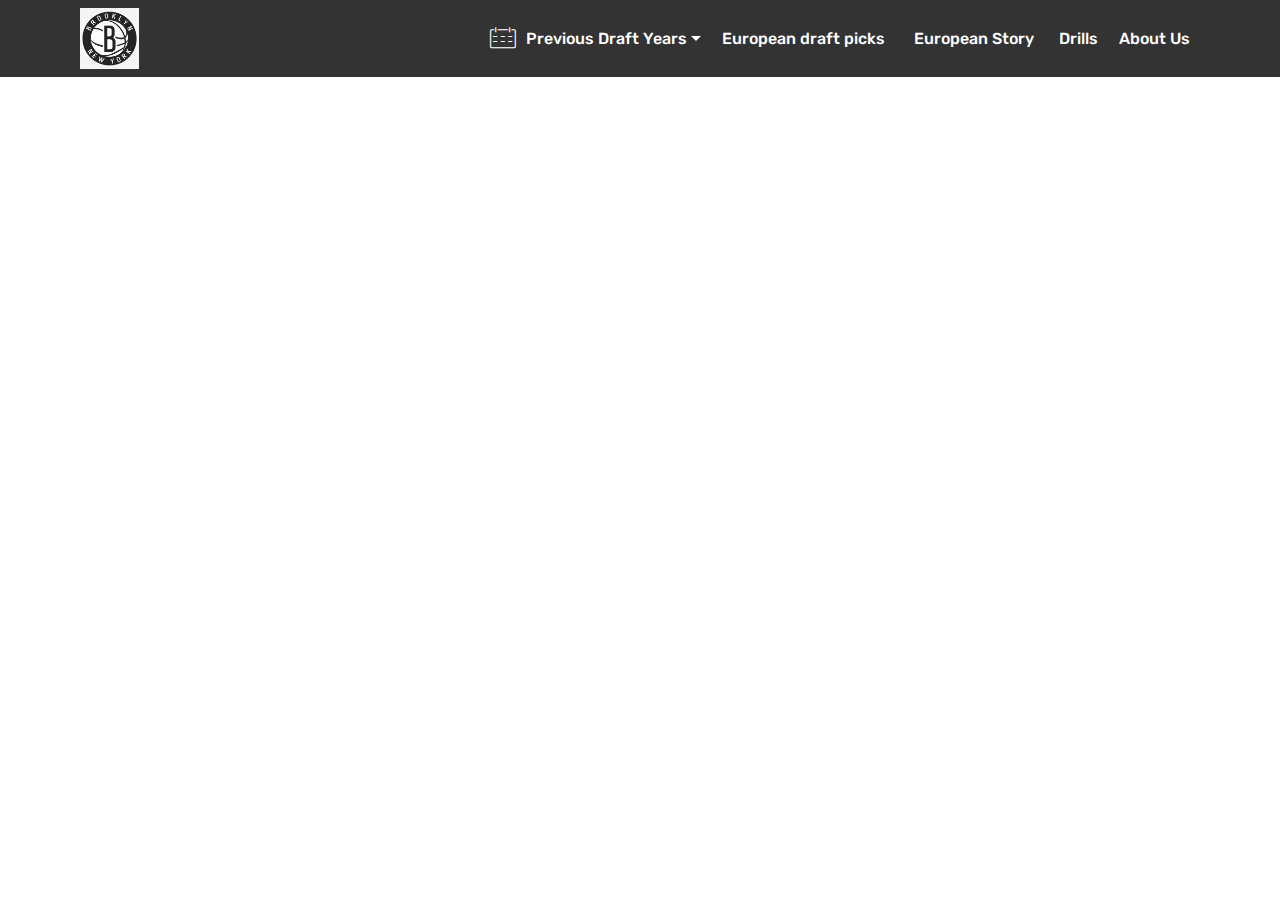
<file: page4.html>
<!DOCTYPE html>
<html>
<head>
  <!-- Site made with Mobirise Website Builder v4.11.6, https://mobirise.com -->
  <meta charset="UTF-8">
  <meta http-equiv="X-UA-Compatible" content="IE=edge">
  <meta name="generator" content="Mobirise v4.11.6, mobirise.com">
  <meta name="viewport" content="width=device-width, initial-scale=1, minimum-scale=1">
  <link rel="shortcut icon" href="assets/images/125-1256639-brooklyn-nets-symbol-brooklyn-nets-hd-png-download-116x120.jpg" type="image/x-icon">
  <meta name="description" content="Website Builder Description">
  
  <title>Page 4</title>
  <link rel="stylesheet" href="assets/web/assets/mobirise-icons/mobirise-icons.css">
  <link rel="stylesheet" href="assets/bootstrap/css/bootstrap.min.css">
  <link rel="stylesheet" href="assets/bootstrap/css/bootstrap-grid.min.css">
  <link rel="stylesheet" href="assets/bootstrap/css/bootstrap-reboot.min.css">
  <link rel="stylesheet" href="assets/tether/tether.min.css">
  <link rel="stylesheet" href="assets/dropdown/css/style.css">
  <link rel="stylesheet" href="assets/theme/css/style.css">
  <link rel="preload" as="style" href="assets/mobirise/css/mbr-additional.css"><link rel="stylesheet" href="assets/mobirise/css/mbr-additional.css" type="text/css">
  
  
  
</head>
<body>
  <section class="menu cid-qTkzRZLJNu" once="menu" id="menu1-8">

    

    <nav class="navbar navbar-expand beta-menu navbar-dropdown align-items-center navbar-fixed-top navbar-toggleable-sm">
        <button class="navbar-toggler navbar-toggler-right" type="button" data-toggle="collapse" data-target="#navbarSupportedContent" aria-controls="navbarSupportedContent" aria-expanded="false" aria-label="Toggle navigation">
            <div class="hamburger">
                <span></span>
                <span></span>
                <span></span>
                <span></span>
            </div>
        </button>
        <div class="menu-logo">
            <div class="navbar-brand">
                <span class="navbar-logo">
                    <a href="https://dc-nets.github.io/draft/">
                         <img src="assets/images/125-1256639-brooklyn-nets-symbol-brooklyn-nets-hd-png-download-116x120.jpg" alt="Mobirise" title="" style="height: 3.8rem;">
                    </a>
                </span>
                
            </div>
        </div>
        <div class="collapse navbar-collapse" id="navbarSupportedContent">
            <ul class="navbar-nav nav-dropdown nav-right" data-app-modern-menu="true"><li class="nav-item dropdown open">
                    <a class="nav-link link dropdown-toggle text-white display-4" href="https://mobirise.com" data-toggle="dropdown-submenu" aria-expanded="false"><span class="mbri-calendar mbr-iconfont mbr-iconfont-btn"></span>Previous Draft Years</a><div class="dropdown-menu"><div class="dropdown open"><a class="dropdown-item dropdown-toggle text-white display-4" href="https://mobirise.com" data-toggle="dropdown-submenu" aria-expanded="true">Draft 2019</a><div class="dropdown-menu dropdown-submenu"><a class="dropdown-item text-white display-4" href="page6.html">Deni Avdija</a><a class="dropdown-item text-white display-4" href="https://mobirise.com" aria-expanded="false">LaMelo Ball</a><a class="dropdown-item text-white display-4" href="https://mobirise.com" aria-expanded="false">LaMelo Ball</a><a class="dropdown-item text-white display-4" href="https://mobirise.com" aria-expanded="false">LaMelo Ball</a><a class="dropdown-item text-white display-4" href="https://mobirise.com" aria-expanded="false">LaMelo Ball</a><a class="dropdown-item text-white display-4" href="https://mobirise.com" aria-expanded="false">LaMelo Ball</a><a class="dropdown-item text-white display-4" href="https://mobirise.com" aria-expanded="false">LaMelo Ball</a><a class="dropdown-item text-white display-4" href="https://mobirise.com" aria-expanded="false">LaMelo Ball</a><a class="dropdown-item text-white display-4" href="https://mobirise.com" aria-expanded="false">LaMelo Ball</a><a class="dropdown-item text-white display-4" href="https://mobirise.com" aria-expanded="false">LaMelo Ball</a><a class="dropdown-item text-white display-4" href="https://mobirise.com" aria-expanded="false">LaMelo Ball</a></div></div><a class="dropdown-item text-white display-4" href="https://mobirise.com" aria-expanded="false">Draft 2018</a><a class="dropdown-item text-white display-4" href="https://mobirise.com" aria-expanded="false">Draft 2017</a><a class="dropdown-item text-white display-4" href="https://mobirise.com" aria-expanded="false">Draft 2016</a></div>
                </li><li class="nav-item">
                    <a class="nav-link link text-white display-4" href="https://mobirise.com">European draft picks &nbsp;</a>
                </li><li class="nav-item"><a class="nav-link link text-white display-4" href="https://mobirise.com">
                        
                        European Story&nbsp;</a></li><li class="nav-item"><a class="nav-link link text-white display-4" href="https://mobirise.com">Drills</a></li><li class="nav-item"><a class="nav-link link text-white display-4" href="https://mobirise.com">
                        
                        About Us
                    </a></li></ul>
            
        </div>
    </nav>
</section>


  <section class="engine"><a href="https://mobirise.info/r">bootstrap template</a></section><script src="assets/web/assets/jquery/jquery.min.js"></script>
  <script src="assets/popper/popper.min.js"></script>
  <script src="assets/bootstrap/js/bootstrap.min.js"></script>
  <script src="assets/tether/tether.min.js"></script>
  <script src="assets/smoothscroll/smooth-scroll.js"></script>
  <script src="assets/dropdown/js/nav-dropdown.js"></script>
  <script src="assets/dropdown/js/navbar-dropdown.js"></script>
  <script src="assets/touchswipe/jquery.touch-swipe.min.js"></script>
  <script src="assets/theme/js/script.js"></script>
  
  
</body>
</html>
</file>
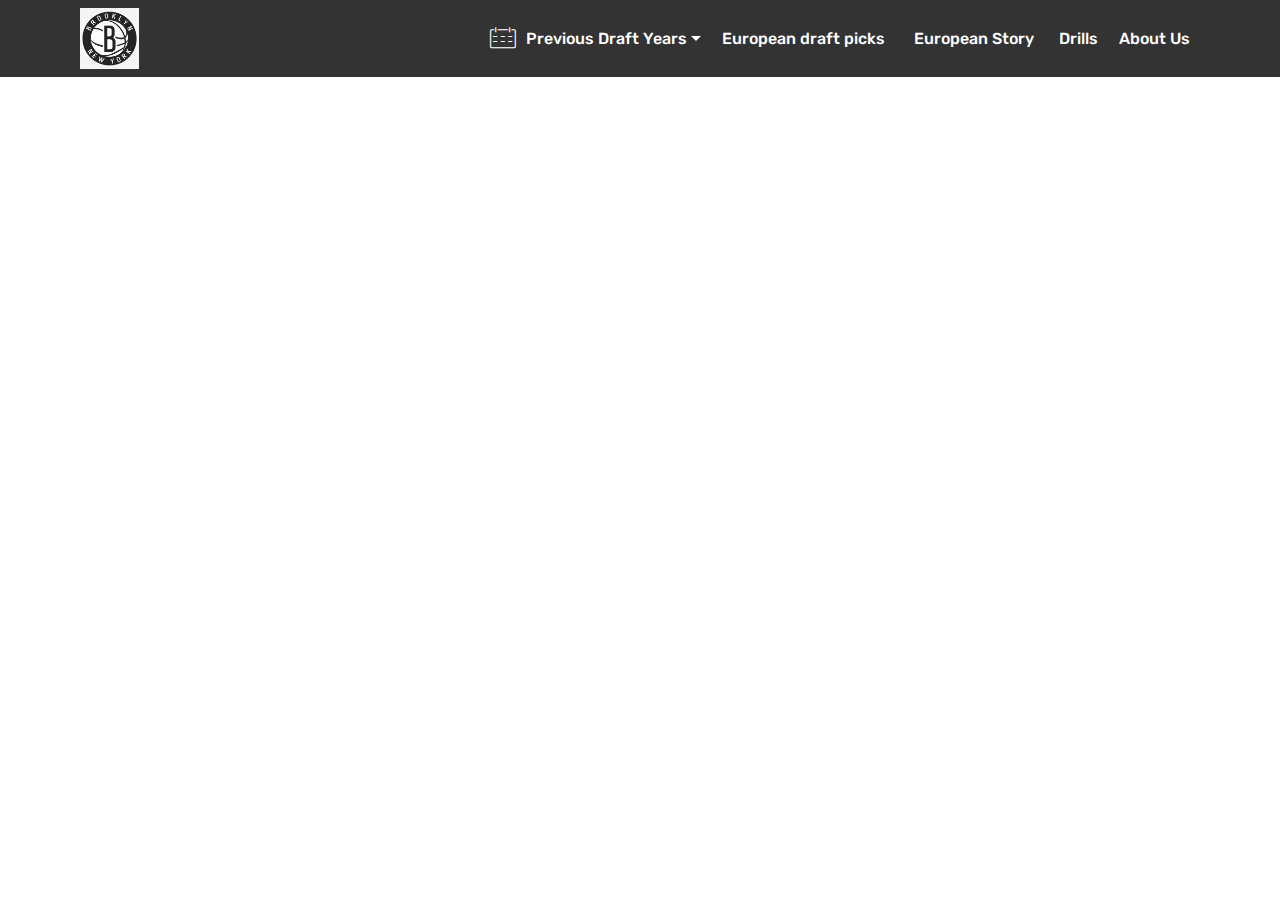
<file: page5.html>
<!DOCTYPE html>
<html>
<head>
  <!-- Site made with Mobirise Website Builder v4.11.6, https://mobirise.com -->
  <meta charset="UTF-8">
  <meta http-equiv="X-UA-Compatible" content="IE=edge">
  <meta name="generator" content="Mobirise v4.11.6, mobirise.com">
  <meta name="viewport" content="width=device-width, initial-scale=1, minimum-scale=1">
  <link rel="shortcut icon" href="assets/images/125-1256639-brooklyn-nets-symbol-brooklyn-nets-hd-png-download-116x120.jpg" type="image/x-icon">
  <meta name="description" content="Web Site Builder Description">
  
  <title>Page 5</title>
  <link rel="stylesheet" href="assets/web/assets/mobirise-icons/mobirise-icons.css">
  <link rel="stylesheet" href="assets/bootstrap/css/bootstrap.min.css">
  <link rel="stylesheet" href="assets/bootstrap/css/bootstrap-grid.min.css">
  <link rel="stylesheet" href="assets/bootstrap/css/bootstrap-reboot.min.css">
  <link rel="stylesheet" href="assets/tether/tether.min.css">
  <link rel="stylesheet" href="assets/dropdown/css/style.css">
  <link rel="stylesheet" href="assets/theme/css/style.css">
  <link rel="preload" as="style" href="assets/mobirise/css/mbr-additional.css"><link rel="stylesheet" href="assets/mobirise/css/mbr-additional.css" type="text/css">
  
  
  
</head>
<body>
  <section class="menu cid-qTkzRZLJNu" once="menu" id="menu1-9">

    

    <nav class="navbar navbar-expand beta-menu navbar-dropdown align-items-center navbar-fixed-top navbar-toggleable-sm">
        <button class="navbar-toggler navbar-toggler-right" type="button" data-toggle="collapse" data-target="#navbarSupportedContent" aria-controls="navbarSupportedContent" aria-expanded="false" aria-label="Toggle navigation">
            <div class="hamburger">
                <span></span>
                <span></span>
                <span></span>
                <span></span>
            </div>
        </button>
        <div class="menu-logo">
            <div class="navbar-brand">
                <span class="navbar-logo">
                    <a href="https://dc-nets.github.io/draft/">
                         <img src="assets/images/125-1256639-brooklyn-nets-symbol-brooklyn-nets-hd-png-download-116x120.jpg" alt="Mobirise" title="" style="height: 3.8rem;">
                    </a>
                </span>
                
            </div>
        </div>
        <div class="collapse navbar-collapse" id="navbarSupportedContent">
            <ul class="navbar-nav nav-dropdown nav-right" data-app-modern-menu="true"><li class="nav-item dropdown open">
                    <a class="nav-link link dropdown-toggle text-white display-4" href="https://mobirise.com" data-toggle="dropdown-submenu" aria-expanded="false"><span class="mbri-calendar mbr-iconfont mbr-iconfont-btn"></span>Previous Draft Years</a><div class="dropdown-menu"><div class="dropdown open"><a class="dropdown-item dropdown-toggle text-white display-4" href="https://mobirise.com" data-toggle="dropdown-submenu" aria-expanded="true">Draft 2019</a><div class="dropdown-menu dropdown-submenu"><a class="dropdown-item text-white display-4" href="page6.html">Deni Avdija</a><a class="dropdown-item text-white display-4" href="https://mobirise.com" aria-expanded="false">LaMelo Ball</a><a class="dropdown-item text-white display-4" href="https://mobirise.com" aria-expanded="false">LaMelo Ball</a><a class="dropdown-item text-white display-4" href="https://mobirise.com" aria-expanded="false">LaMelo Ball</a><a class="dropdown-item text-white display-4" href="https://mobirise.com" aria-expanded="false">LaMelo Ball</a><a class="dropdown-item text-white display-4" href="https://mobirise.com" aria-expanded="false">LaMelo Ball</a><a class="dropdown-item text-white display-4" href="https://mobirise.com" aria-expanded="false">LaMelo Ball</a><a class="dropdown-item text-white display-4" href="https://mobirise.com" aria-expanded="false">LaMelo Ball</a><a class="dropdown-item text-white display-4" href="https://mobirise.com" aria-expanded="false">LaMelo Ball</a><a class="dropdown-item text-white display-4" href="https://mobirise.com" aria-expanded="false">LaMelo Ball</a><a class="dropdown-item text-white display-4" href="https://mobirise.com" aria-expanded="false">LaMelo Ball</a></div></div><a class="dropdown-item text-white display-4" href="https://mobirise.com" aria-expanded="false">Draft 2018</a><a class="dropdown-item text-white display-4" href="https://mobirise.com" aria-expanded="false">Draft 2017</a><a class="dropdown-item text-white display-4" href="https://mobirise.com" aria-expanded="false">Draft 2016</a></div>
                </li><li class="nav-item">
                    <a class="nav-link link text-white display-4" href="https://mobirise.com">European draft picks &nbsp;</a>
                </li><li class="nav-item"><a class="nav-link link text-white display-4" href="https://mobirise.com">
                        
                        European Story&nbsp;</a></li><li class="nav-item"><a class="nav-link link text-white display-4" href="https://mobirise.com">Drills</a></li><li class="nav-item"><a class="nav-link link text-white display-4" href="https://mobirise.com">
                        
                        About Us
                    </a></li></ul>
            
        </div>
    </nav>
</section>


  <section class="engine"><a href="https://mobirise.info/s">free bootstrap themes</a></section><script src="assets/web/assets/jquery/jquery.min.js"></script>
  <script src="assets/popper/popper.min.js"></script>
  <script src="assets/bootstrap/js/bootstrap.min.js"></script>
  <script src="assets/tether/tether.min.js"></script>
  <script src="assets/smoothscroll/smooth-scroll.js"></script>
  <script src="assets/dropdown/js/nav-dropdown.js"></script>
  <script src="assets/dropdown/js/navbar-dropdown.js"></script>
  <script src="assets/touchswipe/jquery.touch-swipe.min.js"></script>
  <script src="assets/theme/js/script.js"></script>
  
  
</body>
</html>
</file>
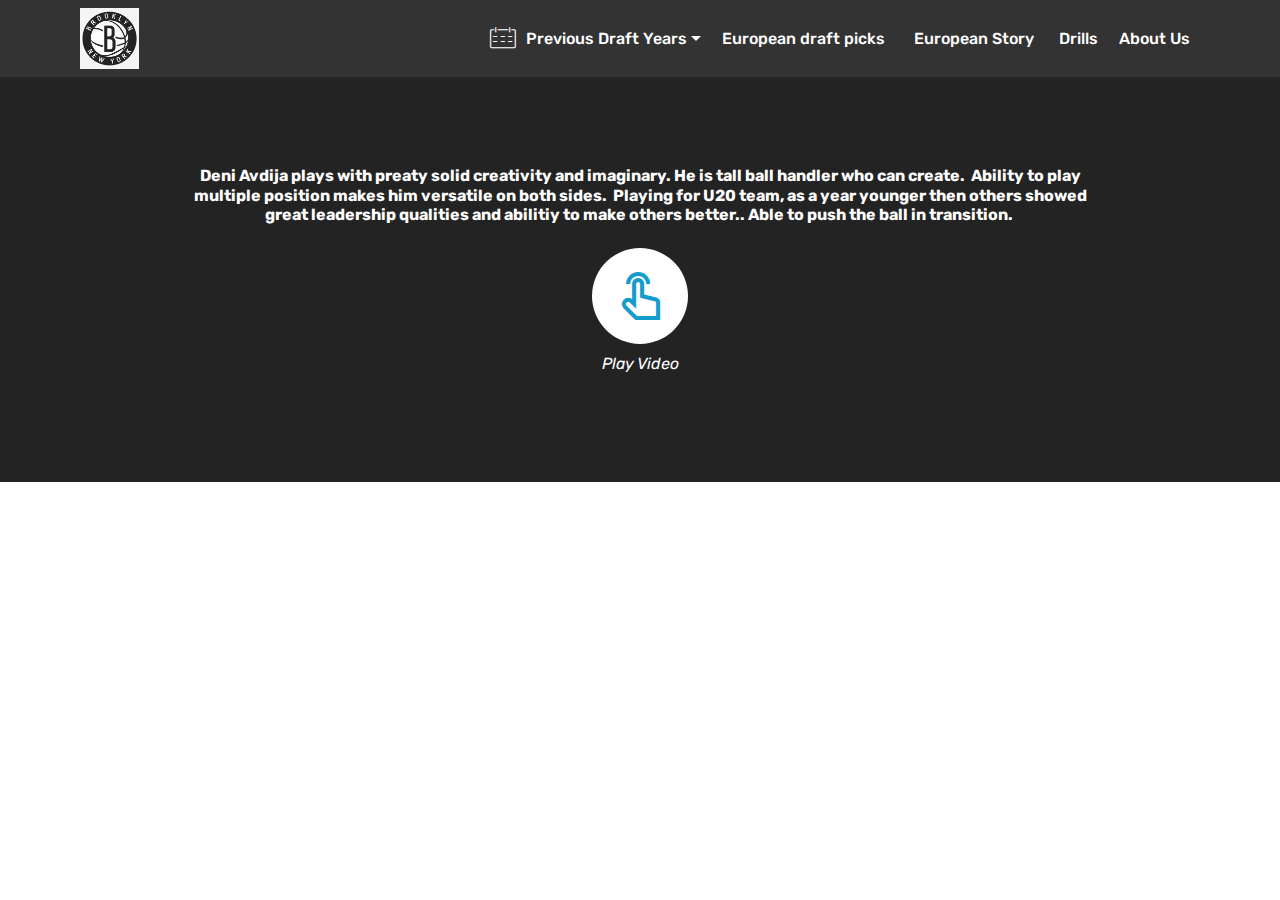
<file: page6.html>
<!DOCTYPE html>
<html>
<head>
  <!-- Site made with Mobirise Website Builder v4.11.6, https://mobirise.com -->
  <meta charset="UTF-8">
  <meta http-equiv="X-UA-Compatible" content="IE=edge">
  <meta name="generator" content="Mobirise v4.11.6, mobirise.com">
  <meta name="viewport" content="width=device-width, initial-scale=1, minimum-scale=1">
  <link rel="shortcut icon" href="assets/images/125-1256639-brooklyn-nets-symbol-brooklyn-nets-hd-png-download-116x120.jpg" type="image/x-icon">
  <meta name="description" content="Web Page Builder Description">
  
  <title>Page 6</title>
  <link rel="stylesheet" href="assets/web/assets/mobirise-icons2/mobirise2.css">
  <link rel="stylesheet" href="assets/web/assets/mobirise-icons/mobirise-icons.css">
  <link rel="stylesheet" href="assets/bootstrap/css/bootstrap.min.css">
  <link rel="stylesheet" href="assets/bootstrap/css/bootstrap-grid.min.css">
  <link rel="stylesheet" href="assets/bootstrap/css/bootstrap-reboot.min.css">
  <link rel="stylesheet" href="assets/dropdown/css/style.css">
  <link rel="stylesheet" href="assets/tether/tether.min.css">
  <link rel="stylesheet" href="assets/theme/css/style.css">
  <link rel="preload" as="style" href="assets/mobirise/css/mbr-additional.css"><link rel="stylesheet" href="assets/mobirise/css/mbr-additional.css" type="text/css">
  
  
  
</head>
<body>
  <section class="menu cid-qTkzRZLJNu" once="menu" id="menu1-a">

    

    <nav class="navbar navbar-expand beta-menu navbar-dropdown align-items-center navbar-fixed-top navbar-toggleable-sm">
        <button class="navbar-toggler navbar-toggler-right" type="button" data-toggle="collapse" data-target="#navbarSupportedContent" aria-controls="navbarSupportedContent" aria-expanded="false" aria-label="Toggle navigation">
            <div class="hamburger">
                <span></span>
                <span></span>
                <span></span>
                <span></span>
            </div>
        </button>
        <div class="menu-logo">
            <div class="navbar-brand">
                <span class="navbar-logo">
                    <a href="https://dc-nets.github.io/draft/">
                         <img src="assets/images/125-1256639-brooklyn-nets-symbol-brooklyn-nets-hd-png-download-116x120.jpg" alt="Mobirise" title="" style="height: 3.8rem;">
                    </a>
                </span>
                
            </div>
        </div>
        <div class="collapse navbar-collapse" id="navbarSupportedContent">
            <ul class="navbar-nav nav-dropdown nav-right" data-app-modern-menu="true"><li class="nav-item dropdown open">
                    <a class="nav-link link dropdown-toggle text-white display-4" href="https://mobirise.com" data-toggle="dropdown-submenu" aria-expanded="false"><span class="mbri-calendar mbr-iconfont mbr-iconfont-btn"></span>Previous Draft Years</a><div class="dropdown-menu"><div class="dropdown open"><a class="dropdown-item dropdown-toggle text-white display-4" href="https://mobirise.com" data-toggle="dropdown-submenu" aria-expanded="true">Draft 2019</a><div class="dropdown-menu dropdown-submenu"><a class="dropdown-item text-white display-4" href="page6.html">Deni Avdija</a><a class="dropdown-item text-white display-4" href="https://mobirise.com" aria-expanded="false">LaMelo Ball</a><a class="dropdown-item text-white display-4" href="https://mobirise.com" aria-expanded="false">LaMelo Ball</a><a class="dropdown-item text-white display-4" href="https://mobirise.com" aria-expanded="false">LaMelo Ball</a><a class="dropdown-item text-white display-4" href="https://mobirise.com" aria-expanded="false">LaMelo Ball</a><a class="dropdown-item text-white display-4" href="https://mobirise.com" aria-expanded="false">LaMelo Ball</a><a class="dropdown-item text-white display-4" href="https://mobirise.com" aria-expanded="false">LaMelo Ball</a><a class="dropdown-item text-white display-4" href="https://mobirise.com" aria-expanded="false">LaMelo Ball</a><a class="dropdown-item text-white display-4" href="https://mobirise.com" aria-expanded="false">LaMelo Ball</a><a class="dropdown-item text-white display-4" href="https://mobirise.com" aria-expanded="false">LaMelo Ball</a><a class="dropdown-item text-white display-4" href="https://mobirise.com" aria-expanded="false">LaMelo Ball</a></div></div><a class="dropdown-item text-white display-4" href="https://mobirise.com" aria-expanded="false">Draft 2018</a><a class="dropdown-item text-white display-4" href="https://mobirise.com" aria-expanded="false">Draft 2017</a><a class="dropdown-item text-white display-4" href="https://mobirise.com" aria-expanded="false">Draft 2016</a></div>
                </li><li class="nav-item">
                    <a class="nav-link link text-white display-4" href="https://mobirise.com">European draft picks &nbsp;</a>
                </li><li class="nav-item"><a class="nav-link link text-white display-4" href="https://mobirise.com">
                        
                        European Story&nbsp;</a></li><li class="nav-item"><a class="nav-link link text-white display-4" href="https://mobirise.com">Drills</a></li><li class="nav-item"><a class="nav-link link text-white display-4" href="https://mobirise.com">
                        
                        About Us
                    </a></li></ul>
            
        </div>
    </nav>
</section>

<section class="engine"><a href="https://mobirise.info/x">css templates</a></section><section class="header8 cid-rJI1vQKSGw" id="header8-f">

    

    

    <div class="container align-center">
        <div class="row justify-content-md-center">
            <div class="mbr-white col-md-10">
                <h1 class="mbr-section-title align-center py-2 mbr-bold mbr-fonts-style display-7"><br><br>Deni Avdija plays with preaty solid creativity and imaginary. He is tall ball handler who can create. &nbsp;Ability to play multiple position makes him versatile on both sides. &nbsp;Playing for U20 team, as a year younger then others showed great leadership qualities and abilitiy to make others better.. Able to push the ball in transition.&nbsp;<br></h1>
                
                <div class="mbr-media show-modal align-center py-2" data-modal=".modalWindow">
                         <a href="https://www.youtube.com/watch?v=SlM6WlHljUw&t=20s"><span class="mbr-iconfont mobi-mbri-touch mobi-mbri" style="color: rgb(20, 157, 204); fill: rgb(20, 157, 204);"></span></a>
                </div>
                <div class="icon-description align-center font-italic pb-3 mbr-fonts-style display-7">
                        Play Video</div>
                
            </div>
        </div>
    </div>
    <div>
        <div class="modalWindow" style="display: none;">
            <div class="modalWindow-container">
                <div class="modalWindow-video-container">
                    <div class="modalWindow-video">
                        <iframe width="100%" height="100%" frameborder="0" allowfullscreen="1" data-src="https://www.youtube.com/watch?v=SlM6WlHljUw&amp;t=20s"></iframe>
                    </div>
                    <a class="close" role="button" data-dismiss="modal">
                        <span aria-hidden="true" class="mbri-close mbr-iconfont closeModal"></span>
                        <span class="sr-only">Close</span>
                    </a>
                </div>
            </div>
        </div>
    </div>
</section>


  <script src="assets/popper/popper.min.js"></script>
  <script src="assets/web/assets/jquery/jquery.min.js"></script>
  <script src="assets/bootstrap/js/bootstrap.min.js"></script>
  <script src="assets/dropdown/js/nav-dropdown.js"></script>
  <script src="assets/dropdown/js/navbar-dropdown.js"></script>
  <script src="assets/touchswipe/jquery.touch-swipe.min.js"></script>
  <script src="assets/playervimeo/vimeo_player.js"></script>
  <script src="assets/tether/tether.min.js"></script>
  <script src="assets/smoothscroll/smooth-scroll.js"></script>
  <script src="assets/theme/js/script.js"></script>
  
  
</body>
</html>
</file>
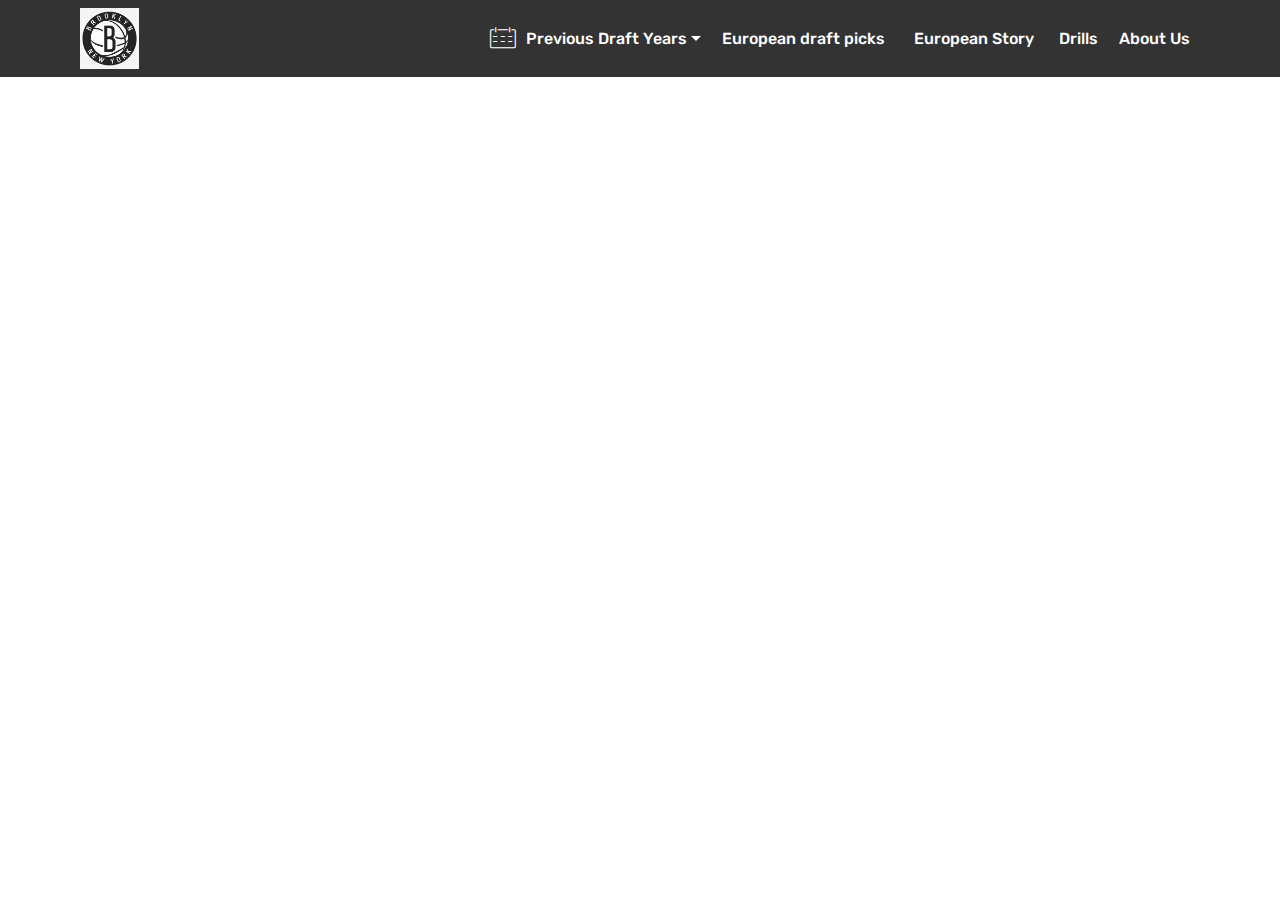
<file: page7.html>
<!DOCTYPE html>
<html>
<head>
  <!-- Site made with Mobirise Website Builder v4.11.6, https://mobirise.com -->
  <meta charset="UTF-8">
  <meta http-equiv="X-UA-Compatible" content="IE=edge">
  <meta name="generator" content="Mobirise v4.11.6, mobirise.com">
  <meta name="viewport" content="width=device-width, initial-scale=1, minimum-scale=1">
  <link rel="shortcut icon" href="assets/images/125-1256639-brooklyn-nets-symbol-brooklyn-nets-hd-png-download-116x120.jpg" type="image/x-icon">
  <meta name="description" content="Website Builder Description">
  
  <title>Page 7</title>
  <link rel="stylesheet" href="assets/web/assets/mobirise-icons/mobirise-icons.css">
  <link rel="stylesheet" href="assets/bootstrap/css/bootstrap.min.css">
  <link rel="stylesheet" href="assets/bootstrap/css/bootstrap-grid.min.css">
  <link rel="stylesheet" href="assets/bootstrap/css/bootstrap-reboot.min.css">
  <link rel="stylesheet" href="assets/tether/tether.min.css">
  <link rel="stylesheet" href="assets/dropdown/css/style.css">
  <link rel="stylesheet" href="assets/theme/css/style.css">
  <link rel="preload" as="style" href="assets/mobirise/css/mbr-additional.css"><link rel="stylesheet" href="assets/mobirise/css/mbr-additional.css" type="text/css">
  
  
  
</head>
<body>
  <section class="menu cid-qTkzRZLJNu" once="menu" id="menu1-l">

    

    <nav class="navbar navbar-expand beta-menu navbar-dropdown align-items-center navbar-fixed-top navbar-toggleable-sm">
        <button class="navbar-toggler navbar-toggler-right" type="button" data-toggle="collapse" data-target="#navbarSupportedContent" aria-controls="navbarSupportedContent" aria-expanded="false" aria-label="Toggle navigation">
            <div class="hamburger">
                <span></span>
                <span></span>
                <span></span>
                <span></span>
            </div>
        </button>
        <div class="menu-logo">
            <div class="navbar-brand">
                <span class="navbar-logo">
                    <a href="https://dc-nets.github.io/draft/">
                         <img src="assets/images/125-1256639-brooklyn-nets-symbol-brooklyn-nets-hd-png-download-116x120.jpg" alt="Mobirise" title="" style="height: 3.8rem;">
                    </a>
                </span>
                
            </div>
        </div>
        <div class="collapse navbar-collapse" id="navbarSupportedContent">
            <ul class="navbar-nav nav-dropdown nav-right" data-app-modern-menu="true"><li class="nav-item dropdown open">
                    <a class="nav-link link dropdown-toggle text-white display-4" href="https://mobirise.com" data-toggle="dropdown-submenu" aria-expanded="false"><span class="mbri-calendar mbr-iconfont mbr-iconfont-btn"></span>Previous Draft Years</a><div class="dropdown-menu"><div class="dropdown open"><a class="dropdown-item dropdown-toggle text-white display-4" href="https://mobirise.com" data-toggle="dropdown-submenu" aria-expanded="true">Draft 2019</a><div class="dropdown-menu dropdown-submenu"><a class="dropdown-item text-white display-4" href="page6.html">Deni Avdija</a><a class="dropdown-item text-white display-4" href="https://mobirise.com" aria-expanded="false">LaMelo Ball</a><a class="dropdown-item text-white display-4" href="https://mobirise.com" aria-expanded="false">LaMelo Ball</a><a class="dropdown-item text-white display-4" href="https://mobirise.com" aria-expanded="false">LaMelo Ball</a><a class="dropdown-item text-white display-4" href="https://mobirise.com" aria-expanded="false">LaMelo Ball</a><a class="dropdown-item text-white display-4" href="https://mobirise.com" aria-expanded="false">LaMelo Ball</a><a class="dropdown-item text-white display-4" href="https://mobirise.com" aria-expanded="false">LaMelo Ball</a><a class="dropdown-item text-white display-4" href="https://mobirise.com" aria-expanded="false">LaMelo Ball</a><a class="dropdown-item text-white display-4" href="https://mobirise.com" aria-expanded="false">LaMelo Ball</a><a class="dropdown-item text-white display-4" href="https://mobirise.com" aria-expanded="false">LaMelo Ball</a><a class="dropdown-item text-white display-4" href="https://mobirise.com" aria-expanded="false">LaMelo Ball</a></div></div><a class="dropdown-item text-white display-4" href="https://mobirise.com" aria-expanded="false">Draft 2018</a><a class="dropdown-item text-white display-4" href="https://mobirise.com" aria-expanded="false">Draft 2017</a><a class="dropdown-item text-white display-4" href="https://mobirise.com" aria-expanded="false">Draft 2016</a></div>
                </li><li class="nav-item">
                    <a class="nav-link link text-white display-4" href="https://mobirise.com">European draft picks &nbsp;</a>
                </li><li class="nav-item"><a class="nav-link link text-white display-4" href="https://mobirise.com">
                        
                        European Story&nbsp;</a></li><li class="nav-item"><a class="nav-link link text-white display-4" href="https://mobirise.com">Drills</a></li><li class="nav-item"><a class="nav-link link text-white display-4" href="https://mobirise.com">
                        
                        About Us
                    </a></li></ul>
            
        </div>
    </nav>
</section>


  <section class="engine"><a href="https://mobirise.info/h">how to create your own web page for free</a></section><script src="assets/web/assets/jquery/jquery.min.js"></script>
  <script src="assets/popper/popper.min.js"></script>
  <script src="assets/bootstrap/js/bootstrap.min.js"></script>
  <script src="assets/tether/tether.min.js"></script>
  <script src="assets/smoothscroll/smooth-scroll.js"></script>
  <script src="assets/dropdown/js/nav-dropdown.js"></script>
  <script src="assets/dropdown/js/navbar-dropdown.js"></script>
  <script src="assets/touchswipe/jquery.touch-swipe.min.js"></script>
  <script src="assets/theme/js/script.js"></script>
  
  
</body>
</html>
</file>
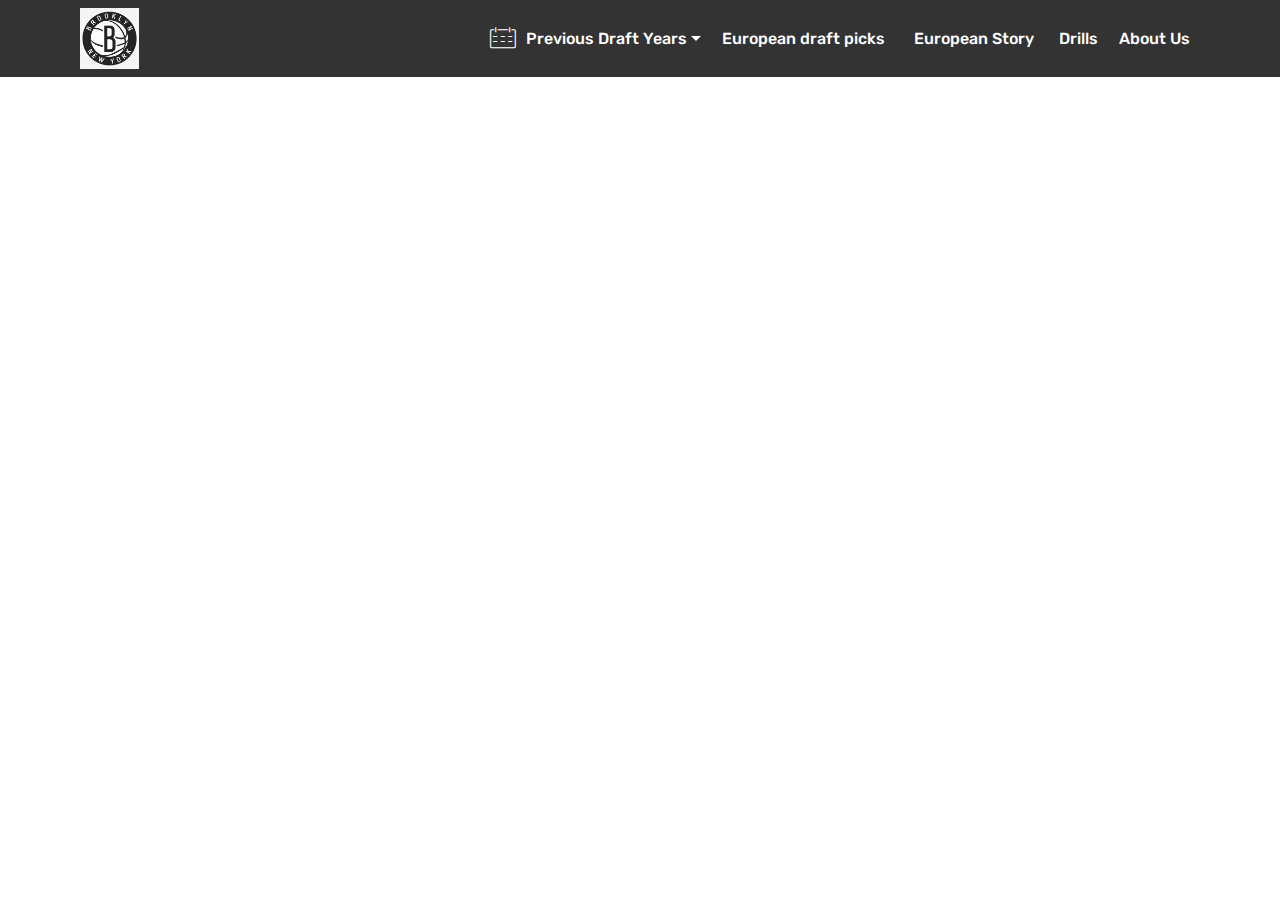
<file: page8.html>
<!DOCTYPE html>
<html>
<head>
  <!-- Site made with Mobirise Website Builder v4.11.6, https://mobirise.com -->
  <meta charset="UTF-8">
  <meta http-equiv="X-UA-Compatible" content="IE=edge">
  <meta name="generator" content="Mobirise v4.11.6, mobirise.com">
  <meta name="viewport" content="width=device-width, initial-scale=1, minimum-scale=1">
  <link rel="shortcut icon" href="assets/images/125-1256639-brooklyn-nets-symbol-brooklyn-nets-hd-png-download-116x120.jpg" type="image/x-icon">
  <meta name="description" content="Website Builder Description">
  
  <title>Page 8</title>
  <link rel="stylesheet" href="assets/web/assets/mobirise-icons/mobirise-icons.css">
  <link rel="stylesheet" href="assets/bootstrap/css/bootstrap.min.css">
  <link rel="stylesheet" href="assets/bootstrap/css/bootstrap-grid.min.css">
  <link rel="stylesheet" href="assets/bootstrap/css/bootstrap-reboot.min.css">
  <link rel="stylesheet" href="assets/tether/tether.min.css">
  <link rel="stylesheet" href="assets/dropdown/css/style.css">
  <link rel="stylesheet" href="assets/theme/css/style.css">
  <link rel="preload" as="style" href="assets/mobirise/css/mbr-additional.css"><link rel="stylesheet" href="assets/mobirise/css/mbr-additional.css" type="text/css">
  
  
  
</head>
<body>
  <section class="menu cid-qTkzRZLJNu" once="menu" id="menu1-15">

    

    <nav class="navbar navbar-expand beta-menu navbar-dropdown align-items-center navbar-fixed-top navbar-toggleable-sm">
        <button class="navbar-toggler navbar-toggler-right" type="button" data-toggle="collapse" data-target="#navbarSupportedContent" aria-controls="navbarSupportedContent" aria-expanded="false" aria-label="Toggle navigation">
            <div class="hamburger">
                <span></span>
                <span></span>
                <span></span>
                <span></span>
            </div>
        </button>
        <div class="menu-logo">
            <div class="navbar-brand">
                <span class="navbar-logo">
                    <a href="https://dc-nets.github.io/draft/">
                         <img src="assets/images/125-1256639-brooklyn-nets-symbol-brooklyn-nets-hd-png-download-116x120.jpg" alt="Mobirise" title="" style="height: 3.8rem;">
                    </a>
                </span>
                
            </div>
        </div>
        <div class="collapse navbar-collapse" id="navbarSupportedContent">
            <ul class="navbar-nav nav-dropdown nav-right" data-app-modern-menu="true"><li class="nav-item dropdown open">
                    <a class="nav-link link dropdown-toggle text-white display-4" href="https://mobirise.com" data-toggle="dropdown-submenu" aria-expanded="false"><span class="mbri-calendar mbr-iconfont mbr-iconfont-btn"></span>Previous Draft Years</a><div class="dropdown-menu"><div class="dropdown open"><a class="dropdown-item dropdown-toggle text-white display-4" href="https://mobirise.com" data-toggle="dropdown-submenu" aria-expanded="true">Draft 2019</a><div class="dropdown-menu dropdown-submenu"><a class="dropdown-item text-white display-4" href="page6.html">Deni Avdija</a><a class="dropdown-item text-white display-4" href="https://mobirise.com" aria-expanded="false">LaMelo Ball</a><a class="dropdown-item text-white display-4" href="https://mobirise.com" aria-expanded="false">LaMelo Ball</a><a class="dropdown-item text-white display-4" href="https://mobirise.com" aria-expanded="false">LaMelo Ball</a><a class="dropdown-item text-white display-4" href="https://mobirise.com" aria-expanded="false">LaMelo Ball</a><a class="dropdown-item text-white display-4" href="https://mobirise.com" aria-expanded="false">LaMelo Ball</a><a class="dropdown-item text-white display-4" href="https://mobirise.com" aria-expanded="false">LaMelo Ball</a><a class="dropdown-item text-white display-4" href="https://mobirise.com" aria-expanded="false">LaMelo Ball</a><a class="dropdown-item text-white display-4" href="https://mobirise.com" aria-expanded="false">LaMelo Ball</a><a class="dropdown-item text-white display-4" href="https://mobirise.com" aria-expanded="false">LaMelo Ball</a><a class="dropdown-item text-white display-4" href="https://mobirise.com" aria-expanded="false">LaMelo Ball</a></div></div><a class="dropdown-item text-white display-4" href="https://mobirise.com" aria-expanded="false">Draft 2018</a><a class="dropdown-item text-white display-4" href="https://mobirise.com" aria-expanded="false">Draft 2017</a><a class="dropdown-item text-white display-4" href="https://mobirise.com" aria-expanded="false">Draft 2016</a></div>
                </li><li class="nav-item">
                    <a class="nav-link link text-white display-4" href="https://mobirise.com">European draft picks &nbsp;</a>
                </li><li class="nav-item"><a class="nav-link link text-white display-4" href="https://mobirise.com">
                        
                        European Story&nbsp;</a></li><li class="nav-item"><a class="nav-link link text-white display-4" href="https://mobirise.com">Drills</a></li><li class="nav-item"><a class="nav-link link text-white display-4" href="https://mobirise.com">
                        
                        About Us
                    </a></li></ul>
            
        </div>
    </nav>
</section>


  <section class="engine"><a href="https://mobirise.info">Mobirise</a></section><script src="assets/web/assets/jquery/jquery.min.js"></script>
  <script src="assets/popper/popper.min.js"></script>
  <script src="assets/bootstrap/js/bootstrap.min.js"></script>
  <script src="assets/tether/tether.min.js"></script>
  <script src="assets/smoothscroll/smooth-scroll.js"></script>
  <script src="assets/dropdown/js/nav-dropdown.js"></script>
  <script src="assets/dropdown/js/navbar-dropdown.js"></script>
  <script src="assets/touchswipe/jquery.touch-swipe.min.js"></script>
  <script src="assets/theme/js/script.js"></script>
  
  
</body>
</html>
</file>
<file: assets/web/assets/mobirise-icons/mobirise-icons.css>
@font-face {
  font-family: 'MobiriseIcons';
  src:  url('mobirise-icons.eot?spat4u');
  src:  url('mobirise-icons.eot?spat4u#iefix') format('embedded-opentype'),
    url('mobirise-icons.ttf?spat4u') format('truetype'),
    url('mobirise-icons.woff?spat4u') format('woff'),
    url('mobirise-icons.svg?spat4u#MobiriseIcons') format('svg');
  font-weight: normal;
  font-style: normal;
  font-display: swap;
}

[class^="mbri-"], [class*=" mbri-"] {
  /* use !important to prevent issues with browser extensions that change fonts */
  font-family: MobiriseIcons !important;
  speak: none;
  font-style: normal;
  font-weight: normal;
  font-variant: normal;
  text-transform: none;
  line-height: 1;

  /* Better Font Rendering =========== */
  -webkit-font-smoothing: antialiased;
  -moz-osx-font-smoothing: grayscale;
}

.mbri-add-submenu:before {
  content: "\e900";
}
.mbri-alert:before {
  content: "\e901";
}
.mbri-align-center:before {
  content: "\e902";
}
.mbri-align-justify:before {
  content: "\e903";
}
.mbri-align-left:before {
  content: "\e904";
}
.mbri-align-right:before {
  content: "\e905";
}
.mbri-android:before {
  content: "\e906";
}
.mbri-apple:before {
  content: "\e907";
}
.mbri-arrow-down:before {
  content: "\e908";
}
.mbri-arrow-next:before {
  content: "\e909";
}
.mbri-arrow-prev:before {
  content: "\e90a";
}
.mbri-arrow-up:before {
  content: "\e90b";
}
.mbri-bold:before {
  content: "\e90c";
}
.mbri-bookmark:before {
  content: "\e90d";
}
.mbri-bootstrap:before {
  content: "\e90e";
}
.mbri-briefcase:before {
  content: "\e90f";
}
.mbri-browse:before {
  content: "\e910";
}
.mbri-bulleted-list:before {
  content: "\e911";
}
.mbri-calendar:before {
  content: "\e912";
}
.mbri-camera:before {
  content: "\e913";
}
.mbri-cart-add:before {
  content: "\e914";
}
.mbri-cart-full:before {
  content: "\e915";
}
.mbri-cash:before {
  content: "\e916";
}
.mbri-change-style:before {
  content: "\e917";
}
.mbri-chat:before {
  content: "\e918";
}
.mbri-clock:before {
  content: "\e919";
}
.mbri-close:before {
  content: "\e91a";
}
.mbri-cloud:before {
  content: "\e91b";
}
.mbri-code:before {
  content: "\e91c";
}
.mbri-contact-form:before {
  content: "\e91d";
}
.mbri-credit-card:before {
  content: "\e91e";
}
.mbri-cursor-click:before {
  content: "\e91f";
}
.mbri-cust-feedback:before {
  content: "\e920";
}
.mbri-database:before {
  content: "\e921";
}
.mbri-delivery:before {
  content: "\e922";
}
.mbri-desktop:before {
  content: "\e923";
}
.mbri-devices:before {
  content: "\e924";
}
.mbri-down:before {
  content: "\e925";
}
.mbri-download:before {
  content: "\e989";
}
.mbri-drag-n-drop:before {
  content: "\e927";
}
.mbri-drag-n-drop2:before {
  content: "\e928";
}
.mbri-edit:before {
  content: "\e929";
}
.mbri-edit2:before {
  content: "\e92a";
}
.mbri-error:before {
  content: "\e92b";
}
.mbri-extension:before {
  content: "\e92c";
}
.mbri-features:before {
  content: "\e92d";
}
.mbri-file:before {
  content: "\e92e";
}
.mbri-flag:before {
  content: "\e92f";
}
.mbri-folder:before {
  content: "\e930";
}
.mbri-gift:before {
  content: "\e931";
}
.mbri-github:before {
  content: "\e932";
}
.mbri-globe:before {
  content: "\e933";
}
.mbri-globe-2:before {
  content: "\e934";
}
.mbri-growing-chart:before {
  content: "\e935";
}
.mbri-hearth:before {
  content: "\e936";
}
.mbri-help:before {
  content: "\e937";
}
.mbri-home:before {
  content: "\e938";
}
.mbri-hot-cup:before {
  content: "\e939";
}
.mbri-idea:before {
  content: "\e93a";
}
.mbri-image-gallery:before {
  content: "\e93b";
}
.mbri-image-slider:before {
  content: "\e93c";
}
.mbri-info:before {
  content: "\e93d";
}
.mbri-italic:before {
  content: "\e93e";
}
.mbri-key:before {
  content: "\e93f";
}
.mbri-laptop:before {
  content: "\e940";
}
.mbri-layers:before {
  content: "\e941";
}
.mbri-left-right:before {
  content: "\e942";
}
.mbri-left:before {
  content: "\e943";
}
.mbri-letter:before {
  content: "\e944";
}
.mbri-like:before {
  content: "\e945";
}
.mbri-link:before {
  content: "\e946";
}
.mbri-lock:before {
  content: "\e947";
}
.mbri-login:before {
  content: "\e948";
}
.mbri-logout:before {
  content: "\e949";
}
.mbri-magic-stick:before {
  content: "\e94a";
}
.mbri-map-pin:before {
  content: "\e94b";
}
.mbri-menu:before {
  content: "\e94c";
}
.mbri-mobile:before {
  content: "\e94d";
}
.mbri-mobile2:before {
  content: "\e94e";
}
.mbri-mobirise:before {
  content: "\e94f";
}
.mbri-more-horizontal:before {
  content: "\e950";
}
.mbri-more-vertical:before {
  content: "\e951";
}
.mbri-music:before {
  content: "\e952";
}
.mbri-new-file:before {
  content: "\e953";
}
.mbri-numbered-list:before {
  content: "\e954";
}
.mbri-opened-folder:before {
  content: "\e955";
}
.mbri-pages:before {
  content: "\e956";
}
.mbri-paper-plane:before {
  content: "\e957";
}
.mbri-paperclip:before {
  content: "\e958";
}
.mbri-photo:before {
  content: "\e959";
}
.mbri-photos:before {
  content: "\e95a";
}
.mbri-pin:before {
  content: "\e95b";
}
.mbri-play:before {
  content: "\e95c";
}
.mbri-plus:before {
  content: "\e95d";
}
.mbri-preview:before {
  content: "\e95e";
}
.mbri-print:before {
  content: "\e95f";
}
.mbri-protect:before {
  content: "\e960";
}
.mbri-question:before {
  content: "\e961";
}
.mbri-quote-left:before {
  content: "\e962";
}
.mbri-quote-right:before {
  content: "\e963";
}
.mbri-refresh:before {
  content: "\e964";
}
.mbri-responsive:before {
  content: "\e965";
}
.mbri-right:before {
  content: "\e966";
}
.mbri-rocket:before {
  content: "\e967";
}
.mbri-sad-face:before {
  content: "\e968";
}
.mbri-sale:before {
  content: "\e969";
}
.mbri-save:before {
  content: "\e96a";
}
.mbri-search:before {
  content: "\e96b";
}
.mbri-setting:before {
  content: "\e96c";
}
.mbri-setting2:before {
  content: "\e96d";
}
.mbri-setting3:before {
  content: "\e96e";
}
.mbri-share:before {
  content: "\e96f";
}
.mbri-shopping-bag:before {
  content: "\e970";
}
.mbri-shopping-basket:before {
  content: "\e971";
}
.mbri-shopping-cart:before {
  content: "\e972";
}
.mbri-sites:before {
  content: "\e973";
}
.mbri-smile-face:before {
  content: "\e974";
}
.mbri-speed:before {
  content: "\e975";
}
.mbri-star:before {
  content: "\e976";
}
.mbri-success:before {
  content: "\e977";
}
.mbri-sun:before {
  content: "\e978";
}
.mbri-sun2:before {
  content: "\e979";
}
.mbri-tablet:before {
  content: "\e97a";
}
.mbri-tablet-vertical:before {
  content: "\e97b";
}
.mbri-target:before {
  content: "\e97c";
}
.mbri-timer:before {
  content: "\e97d";
}
.mbri-to-ftp:before {
  content: "\e97e";
}
.mbri-to-local-drive:before {
  content: "\e97f";
}
.mbri-touch-swipe:before {
  content: "\e980";
}
.mbri-touch:before {
  content: "\e981";
}
.mbri-trash:before {
  content: "\e982";
}
.mbri-underline:before {
  content: "\e983";
}
.mbri-unlink:before {
  content: "\e984";
}
.mbri-unlock:before {
  content: "\e985";
}
.mbri-up-down:before {
  content: "\e986";
}
.mbri-up:before {
  content: "\e987";
}
.mbri-update:before {
  content: "\e988";
}
.mbri-upload:before {
 content: "\e926"; 
}
.mbri-user:before {
  content: "\e98a";
}
.mbri-user2:before {
  content: "\e98b";
}
.mbri-users:before {
  content: "\e98c";
}
.mbri-video:before {
  content: "\e98d";
}
.mbri-video-play:before {
  content: "\e98e";
}
.mbri-watch:before {
  content: "\e98f";
}
.mbri-website-theme:before {
  content: "\e990";
}
.mbri-wifi:before {
  content: "\e991";
}
.mbri-windows:before {
  content: "\e992";
}
.mbri-zoom-out:before {
  content: "\e993";
}
.mbri-redo:before {
  content: "\e994";
}
.mbri-undo:before {
  content: "\e995";
}
</file>
<file: assets/socicon/css/styles.css>
@charset "UTF-8";

@font-face {
  font-family: "socicon";
  src:url("../fonts/socicon.eot");
  src:url("../fonts/socicon.eot?#iefix") format("embedded-opentype"),
    url("../fonts/socicon.woff") format("woff"),
    url("../fonts/socicon.ttf") format("truetype"),
    url("../fonts/socicon.svg#socicon") format("svg");
  font-weight: normal;
  font-style: normal;
  font-display:swap;
}

[data-icon]:before {
  font-family: "socicon" !important;
  content: attr(data-icon);
  font-style: normal !important;
  font-weight: normal !important;
  font-variant: normal !important;
  text-transform: none !important;
  speak: none;
  line-height: 1;
  -webkit-font-smoothing: antialiased;
  -moz-osx-font-smoothing: grayscale;
}

[class^="socicon-"]:before,
[class*=" socicon-"]:before {
  font-family: "socicon" !important;
  font-style: normal !important;
  font-weight: normal !important;
  font-variant: normal !important;
  text-transform: none !important;
  speak: none;
  line-height: 1;
  -webkit-font-smoothing: antialiased;
  -moz-osx-font-smoothing: grayscale;
}

.socicon-modelmayhem:before {
  content: "\e000";
}
.socicon-mixcloud:before {
  content: "\e001";
}
.socicon-drupal:before {
  content: "\e002";
}
.socicon-swarm:before {
  content: "\e003";
}
.socicon-istock:before {
  content: "\e004";
}
.socicon-yammer:before {
  content: "\e005";
}
.socicon-ello:before {
  content: "\e006";
}
.socicon-stackoverflow:before {
  content: "\e007";
}
.socicon-persona:before {
  content: "\e008";
}
.socicon-triplej:before {
  content: "\e009";
}
.socicon-houzz:before {
  content: "\e00a";
}
.socicon-rss:before {
  content: "\e00b";
}
.socicon-paypal:before {
  content: "\e00c";
}
.socicon-odnoklassniki:before {
  content: "\e00d";
}
.socicon-airbnb:before {
  content: "\e00e";
}
.socicon-periscope:before {
  content: "\e00f";
}
.socicon-outlook:before {
  content: "\e010";
}
.socicon-coderwall:before {
  content: "\e011";
}
.socicon-tripadvisor:before {
  content: "\e012";
}
.socicon-appnet:before {
  content: "\e013";
}
.socicon-goodreads:before {
  content: "\e014";
}
.socicon-tripit:before {
  content: "\e015";
}
.socicon-lanyrd:before {
  content: "\e016";
}
.socicon-slideshare:before {
  content: "\e017";
}
.socicon-buffer:before {
  content: "\e018";
}
.socicon-disqus:before {
  content: "\e019";
}
.socicon-vkontakte:before {
  content: "\e01a";
}
.socicon-whatsapp:before {
  content: "\e01b";
}
.socicon-patreon:before {
  content: "\e01c";
}
.socicon-storehouse:before {
  content: "\e01d";
}
.socicon-pocket:before {
  content: "\e01e";
}
.socicon-mail:before {
  content: "\e01f";
}
.socicon-blogger:before {
  content: "\e020";
}
.socicon-technorati:before {
  content: "\e021";
}
.socicon-reddit:before {
  content: "\e022";
}
.socicon-dribbble:before {
  content: "\e023";
}
.socicon-stumbleupon:before {
  content: "\e024";
}
.socicon-digg:before {
  content: "\e025";
}
.socicon-envato:before {
  content: "\e026";
}
.socicon-behance:before {
  content: "\e027";
}
.socicon-delicious:before {
  content: "\e028";
}
.socicon-deviantart:before {
  content: "\e029";
}
.socicon-forrst:before {
  content: "\e02a";
}
.socicon-play:before {
  content: "\e02b";
}
.socicon-zerply:before {
  content: "\e02c";
}
.socicon-wikipedia:before {
  content: "\e02d";
}
.socicon-apple:before {
  content: "\e02e";
}
.socicon-flattr:before {
  content: "\e02f";
}
.socicon-github:before {
  content: "\e030";
}
.socicon-renren:before {
  content: "\e031";
}
.socicon-friendfeed:before {
  content: "\e032";
}
.socicon-newsvine:before {
  content: "\e033";
}
.socicon-identica:before {
  content: "\e034";
}
.socicon-bebo:before {
  content: "\e035";
}
.socicon-zynga:before {
  content: "\e036";
}
.socicon-steam:before {
  content: "\e037";
}
.socicon-xbox:before {
  content: "\e038";
}
.socicon-windows:before {
  content: "\e039";
}
.socicon-qq:before {
  content: "\e03a";
}
.socicon-douban:before {
  content: "\e03b";
}
.socicon-meetup:before {
  content: "\e03c";
}
.socicon-playstation:before {
  content: "\e03d";
}
.socicon-android:before {
  content: "\e03e";
}
.socicon-snapchat:before {
  content: "\e03f";
}
.socicon-twitter:before {
  content: "\e040";
}
.socicon-facebook:before {
  content: "\e041";
}
.socicon-googleplus:before {
  content: "\e042";
}
.socicon-pinterest:before {
  content: "\e043";
}
.socicon-foursquare:before {
  content: "\e044";
}
.socicon-yahoo:before {
  content: "\e045";
}
.socicon-skype:before {
  content: "\e046";
}
.socicon-yelp:before {
  content: "\e047";
}
.socicon-feedburner:before {
  content: "\e048";
}
.socicon-linkedin:before {
  content: "\e049";
}
.socicon-viadeo:before {
  content: "\e04a";
}
.socicon-xing:before {
  content: "\e04b";
}
.socicon-myspace:before {
  content: "\e04c";
}
.socicon-soundcloud:before {
  content: "\e04d";
}
.socicon-spotify:before {
  content: "\e04e";
}
.socicon-grooveshark:before {
  content: "\e04f";
}
.socicon-lastfm:before {
  content: "\e050";
}
.socicon-youtube:before {
  content: "\e051";
}
.socicon-vimeo:before {
  content: "\e052";
}
.socicon-dailymotion:before {
  content: "\e053";
}
.socicon-vine:before {
  content: "\e054";
}
.socicon-flickr:before {
  content: "\e055";
}
.socicon-500px:before {
  content: "\e056";
}
.socicon-wordpress:before {
  content: "\e058";
}
.socicon-tumblr:before {
  content: "\e059";
}
.socicon-twitch:before {
  content: "\e05a";
}
.socicon-8tracks:before {
  content: "\e05b";
}
.socicon-amazon:before {
  content: "\e05c";
}
.socicon-icq:before {
  content: "\e05d";
}
.socicon-smugmug:before {
  content: "\e05e";
}
.socicon-ravelry:before {
  content: "\e05f";
}
.socicon-weibo:before {
  content: "\e060";
}
.socicon-baidu:before {
  content: "\e061";
}
.socicon-angellist:before {
  content: "\e062";
}
.socicon-ebay:before {
  content: "\e063";
}
.socicon-imdb:before {
  content: "\e064";
}
.socicon-stayfriends:before {
  content: "\e065";
}
.socicon-residentadvisor:before {
  content: "\e066";
}
.socicon-google:before {
  content: "\e067";
}
.socicon-yandex:before {
  content: "\e068";
}
.socicon-sharethis:before {
  content: "\e069";
}
.socicon-bandcamp:before {
  content: "\e06a";
}
.socicon-itunes:before {
  content: "\e06b";
}
.socicon-deezer:before {
  content: "\e06c";
}
.socicon-telegram:before {
  content: "\e06e";
}
.socicon-openid:before {
  content: "\e06f";
}
.socicon-amplement:before {
  content: "\e070";
}
.socicon-viber:before {
  content: "\e071";
}
.socicon-zomato:before {
  content: "\e072";
}
.socicon-draugiem:before {
  content: "\e074";
}
.socicon-endomodo:before {
  content: "\e075";
}
.socicon-filmweb:before {
  content: "\e076";
}
.socicon-stackexchange:before {
  content: "\e077";
}
.socicon-wykop:before {
  content: "\e078";
}
.socicon-teamspeak:before {
  content: "\e079";
}
.socicon-teamviewer:before {
  content: "\e07a";
}
.socicon-ventrilo:before {
  content: "\e07b";
}
.socicon-younow:before {
  content: "\e07c";
}
.socicon-raidcall:before {
  content: "\e07d";
}
.socicon-mumble:before {
  content: "\e07e";
}
.socicon-medium:before {
  content: "\e06d";
}
.socicon-bebee:before {
  content: "\e07f";
}
.socicon-hitbox:before {
  content: "\e080";
}
.socicon-reverbnation:before {
  content: "\e081";
}
.socicon-formulr:before {
  content: "\e082";
}
.socicon-instagram:before {
  content: "\e057";
}
.socicon-battlenet:before {
  content: "\e083";
}
.socicon-chrome:before {
  content: "\e084";
}
.socicon-discord:before {
  content: "\e086";
}
.socicon-issuu:before {
  content: "\e087";
}
.socicon-macos:before {
  content: "\e088";
}
.socicon-firefox:before {
  content: "\e089";
}
.socicon-opera:before {
  content: "\e08d";
}
.socicon-keybase:before {
  content: "\e090";
}
.socicon-alliance:before {
  content: "\e091";
}
.socicon-livejournal:before {
  content: "\e092";
}
.socicon-googlephotos:before {
  content: "\e093";
}
.socicon-horde:before {
  content: "\e094";
}
.socicon-etsy:before {
  content: "\e095";
}
.socicon-zapier:before {
  content: "\e096";
}
.socicon-google-scholar:before {
  content: "\e097";
}
.socicon-researchgate:before {
  content: "\e098";
}
.socicon-wechat:before {
  content: "\e099";
}
.socicon-strava:before {
  content: "\e09a";
}
.socicon-line:before {
  content: "\e09b";
}
.socicon-lyft:before {
  content: "\e09c";
}
.socicon-uber:before {
  content: "\e09d";
}
.socicon-songkick:before {
  content: "\e09e";
}
.socicon-viewbug:before {
  content: "\e09f";
}
.socicon-googlegroups:before {
  content: "\e0a0";
}
.socicon-quora:before {
  content: "\e073";
}
.socicon-diablo:before {
  content: "\e085";
}
.socicon-blizzard:before {
  content: "\e0a1";
}
.socicon-hearthstone:before {
  content: "\e08b";
}
.socicon-heroes:before {
  content: "\e08a";
}
.socicon-overwatch:before {
  content: "\e08c";
}
.socicon-warcraft:before {
  content: "\e08e";
}
.socicon-starcraft:before {
  content: "\e08f";
}
.socicon-beam:before {
  content: "\e0a2";
}
.socicon-curse:before {
  content: "\e0a3";
}
.socicon-player:before {
  content: "\e0a4";
}
.socicon-streamjar:before {
  content: "\e0a5";
}
.socicon-nintendo:before {
  content: "\e0a6";
}
.socicon-hellocoton:before {
  content: "\e0a7";
}
</file>
<file: assets/dropdown/css/style.css>
.navbar-dropdown {
  left: 0;
  padding: 0;
  position: absolute;
  right: 0;
  top: 0;
  transition: all 0.45s ease;
  z-index: 1030;
  background: #282828; }
  .navbar-dropdown .navbar-logo {
    margin-right: 0.8rem;
    transition: margin 0.3s ease-in-out;
    vertical-align: middle; }
    .navbar-dropdown .navbar-logo img {
      height: 3.125rem;
      transition: all 0.3s ease-in-out; }
    .navbar-dropdown .navbar-logo.mbr-iconfont {
      font-size: 3.125rem;
      line-height: 3.125rem; }
  .navbar-dropdown .navbar-caption {
    font-weight: 700;
    white-space: normal;
    vertical-align: -4px;
    line-height: 3.125rem !important; }
    .navbar-dropdown .navbar-caption, .navbar-dropdown .navbar-caption:hover {
      color: inherit;
      text-decoration: none; }
  .navbar-dropdown .mbr-iconfont + .navbar-caption {
    vertical-align: -1px; }
  .navbar-dropdown.navbar-fixed-top {
    position: fixed; }
  .navbar-dropdown .navbar-brand span {
    vertical-align: -4px; }
  .navbar-dropdown.bg-color.transparent {
    background: none; }
  .navbar-dropdown.navbar-short .navbar-brand {
    padding: 0.625rem 0; }
    .navbar-dropdown.navbar-short .navbar-brand span {
      vertical-align: -1px; }
  .navbar-dropdown.navbar-short .navbar-caption {
    line-height: 2.375rem !important;
    vertical-align: -2px; }
  .navbar-dropdown.navbar-short .navbar-logo {
    margin-right: 0.5rem; }
    .navbar-dropdown.navbar-short .navbar-logo img {
      height: 2.375rem; }
    .navbar-dropdown.navbar-short .navbar-logo.mbr-iconfont {
      font-size: 2.375rem;
      line-height: 2.375rem; }
  .navbar-dropdown.navbar-short .mbr-table-cell {
    height: 3.625rem; }
  .navbar-dropdown .navbar-close {
    left: 0.6875rem;
    position: fixed;
    top: 0.75rem;
    z-index: 1000; }
  .navbar-dropdown .hamburger-icon {
    content: "";
    display: inline-block;
    vertical-align: middle;
    width: 16px;
    -webkit-box-shadow: 0 -6px 0 1px #282828,0 0 0 1px #282828,0 6px 0 1px #282828;
    -moz-box-shadow: 0 -6px 0 1px #282828,0 0 0 1px #282828,0 6px 0 1px #282828;
    box-shadow: 0 -6px 0 1px #282828,0 0 0 1px #282828,0 6px 0 1px #282828; }

.dropdown-menu .dropdown-toggle[data-toggle="dropdown-submenu"]::after {
  border-bottom: 0.35em solid transparent;
  border-left: 0.35em solid;
  border-right: 0;
  border-top: 0.35em solid transparent;
  margin-left: 0.3rem; }

.dropdown-menu .dropdown-item:focus {
  outline: 0; }

.nav-dropdown {
  font-size: 0.75rem;
  font-weight: 500;
  height: auto !important; }
  .nav-dropdown .nav-btn {
    padding-left: 1rem; }
  .nav-dropdown .link {
    margin: .667em 1.667em;
    font-weight: 500;
    padding: 0;
    transition: color .2s ease-in-out; }
    .nav-dropdown .link.dropdown-toggle {
      margin-right: 2.583em; }
      .nav-dropdown .link.dropdown-toggle::after {
        margin-left: .25rem;
        border-top: 0.35em solid;
        border-right: 0.35em solid transparent;
        border-left: 0.35em solid transparent;
        border-bottom: 0; }
      .nav-dropdown .link.dropdown-toggle[aria-expanded="true"] {
        margin: 0;
        padding: 0.667em 3.263em  0.667em 1.667em; }
  .nav-dropdown .link::after,
  .nav-dropdown .dropdown-item::after {
    color: inherit; }
  .nav-dropdown .btn {
    font-size: 0.75rem;
    font-weight: 700;
    letter-spacing: 0;
    margin-bottom: 0;
    padding-left: 1.25rem;
    padding-right: 1.25rem; }
  .nav-dropdown .dropdown-menu {
    border-radius: 0;
    border: 0;
    left: 0;
    margin: 0;
    padding-bottom: 1.25rem;
    padding-top: 1.25rem;
    position: relative; }
  .nav-dropdown .dropdown-submenu {
    margin-left: 0.125rem;
    top: 0; }
  .nav-dropdown .dropdown-item {
    font-weight: 500;
    line-height: 2;
    padding: 0.3846em 4.615em 0.3846em 1.5385em;
    position: relative;
    transition: color .2s ease-in-out, background-color .2s ease-in-out; }
    .nav-dropdown .dropdown-item::after {
      margin-top: -0.3077em;
      position: absolute;
      right: 1.1538em;
      top: 50%; }
    .nav-dropdown .dropdown-item:focus, .nav-dropdown .dropdown-item:hover {
      background: none; }

@media (max-width: 767px) {
  .nav-dropdown.navbar-toggleable-sm {
    bottom: 0;
    display: none;
    left: 0;
    overflow-x: hidden;
    position: fixed;
    top: 0;
    transform: translateX(-100%);
    -ms-transform: translateX(-100%);
    -webkit-transform: translateX(-100%);
    width: 18.75rem;
    z-index: 999; } }
.nav-dropdown.navbar-toggleable-xl {
  bottom: 0;
  display: none;
  left: 0;
  overflow-x: hidden;
  position: fixed;
  top: 0;
  transform: translateX(-100%);
  -ms-transform: translateX(-100%);
  -webkit-transform: translateX(-100%);
  width: 18.75rem;
  z-index: 999; }

.nav-dropdown-sm {
  display: block !important;
  overflow-x: hidden;
  overflow: auto;
  padding-top: 3.875rem; }
  .nav-dropdown-sm::after {
    content: "";
    display: block;
    height: 3rem;
    width: 100%; }
  .nav-dropdown-sm.collapse.in ~ .navbar-close {
    display: block !important; }
  .nav-dropdown-sm.collapsing, .nav-dropdown-sm.collapse.in {
    transform: translateX(0);
    -ms-transform: translateX(0);
    -webkit-transform: translateX(0);
    transition: all 0.25s ease-out;
    -webkit-transition: all 0.25s ease-out;
    background: #282828; }
  .nav-dropdown-sm.collapsing[aria-expanded="false"] {
    transform: translateX(-100%);
    -ms-transform: translateX(-100%);
    -webkit-transform: translateX(-100%); }
  .nav-dropdown-sm .nav-item {
    display: block;
    margin-left: 0 !important;
    padding-left: 0; }
  .nav-dropdown-sm .link,
  .nav-dropdown-sm .dropdown-item {
    border-top: 1px dotted rgba(255, 255, 255, 0.1);
    font-size: 0.8125rem;
    line-height: 1.6;
    margin: 0 !important;
    padding: 0.875rem 2.4rem 0.875rem 1.5625rem !important;
    position: relative;
    white-space: normal; }
    .nav-dropdown-sm .link:focus, .nav-dropdown-sm .link:hover,
    .nav-dropdown-sm .dropdown-item:focus,
    .nav-dropdown-sm .dropdown-item:hover {
      background: rgba(0, 0, 0, 0.2) !important;
      color: #c0a375; }
  .nav-dropdown-sm .nav-btn {
    position: relative;
    padding: 1.5625rem 1.5625rem 0 1.5625rem; }
    .nav-dropdown-sm .nav-btn::before {
      border-top: 1px dotted rgba(255, 255, 255, 0.1);
      content: "";
      left: 0;
      position: absolute;
      top: 0;
      width: 100%; }
    .nav-dropdown-sm .nav-btn + .nav-btn {
      padding-top: 0.625rem; }
      .nav-dropdown-sm .nav-btn + .nav-btn::before {
        display: none; }
  .nav-dropdown-sm .btn {
    padding: 0.625rem 0; }
  .nav-dropdown-sm .dropdown-toggle[data-toggle="dropdown-submenu"]::after {
    margin-left: .25rem;
    border-top: 0.35em solid;
    border-right: 0.35em solid transparent;
    border-left: 0.35em solid transparent;
    border-bottom: 0; }
  .nav-dropdown-sm .dropdown-toggle[data-toggle="dropdown-submenu"][aria-expanded="true"]::after {
    border-top: 0;
    border-right: 0.35em solid transparent;
    border-left: 0.35em solid transparent;
    border-bottom: 0.35em solid; }
  .nav-dropdown-sm .dropdown-menu {
    margin: 0;
    padding: 0;
    position: relative;
    top: 0;
    left: 0;
    width: 100%;
    border: 0;
    float: none;
    border-radius: 0;
    background: none; }
  .nav-dropdown-sm .dropdown-submenu {
    left: 100%;
    margin-left: 0.125rem;
    margin-top: -1.25rem;
    top: 0; }

.navbar-toggleable-sm .nav-dropdown .dropdown-menu {
  position: absolute; }

.navbar-toggleable-sm .nav-dropdown .dropdown-submenu {
  left: 100%;
  margin-left: 0.125rem;
  margin-top: -1.25rem;
  top: 0; }

.navbar-toggleable-sm.opened .nav-dropdown .dropdown-menu {
  position: relative; }

.navbar-toggleable-sm.opened .nav-dropdown .dropdown-submenu {
  left: 0;
  margin-left: 00rem;
  margin-top: 0rem;
  top: 0; }

.is-builder .nav-dropdown.collapsing {
  transition: none !important; }

/*# sourceMappingURL=style.css.map */
</file>
<file: assets/theme/css/style.css>
.engine {
	position: absolute;
	text-indent: -2400px;
	text-align: center;
	padding: 0;
	top: 0;
	left: -2400px;
}/*!
 * Mobirise v4 theme (https://mobirise.com/)
 * Copyright 2017 Mobirise
 */
section {
  background-color: #eeeeee; }

body {
  font-style: normal;
  line-height: 1.5; }

section,
.container,
.container-fluid {
  position: relative;
  word-wrap: break-word; }

a.mbr-iconfont:hover {
  text-decoration: none; }

.article .lead p,
.article .lead ul,
.article .lead ol,
.article .lead pre,
.article .lead blockquote {
  margin-bottom: 0; }

ul,
ol,
pre,
blockquote {
  margin-bottom: 2.3125rem; }

pre {
  background: #f4f4f4;
  padding: 10px 24px;
  white-space: pre-wrap; }

.inactive {
  -webkit-user-select: none;
  -moz-user-select: none;
  -ms-user-select: none;
  user-select: none;
  pointer-events: none;
  -webkit-user-drag: none;
  user-drag: none; }

.mbr-section__comments .row {
  justify-content: center;
  -webkit-justify-content: center; }

a {
  font-style: normal;
  font-weight: 400;
  cursor: pointer; }
  a, a:hover {
    text-decoration: none; }

figure {
  margin-bottom: 0; }

body {
  color: #232323; }

h1,
h2,
h3,
h4,
h5,
h6,
.h1,
.h2,
.h3,
.h4,
.h5,
.h6,
.display-1,
.display-2,
.display-3,
.display-4 {
  line-height: 1;
  word-break: break-word;
  word-wrap: break-word; }

.mbr-section-title {
  font-style: normal;
  line-height: 1.2; }

.mbr-section-subtitle {
  line-height: 1.3; }

.mbr-text {
  font-style: normal;
  line-height: 1.6; }

b,
strong {
  font-weight: bold; }

blockquote {
  padding: 10px 0 10px 20px;
  position: relative;
  border-left: 2px solid;
  border-color: #ff3366; }

input:-webkit-autofill, input:-webkit-autofill:hover, input:-webkit-autofill:focus, input:-webkit-autofill:active {
  transition-delay: 9999s;
  transition-property: background-color, color; }

textarea[type='hidden'] {
  display: none; }

body {
  position: relative; }

section {
  background-position: 50% 50%;
  background-repeat: no-repeat;
  background-size: cover; }
  section .mbr-background-video,
  section .mbr-background-video-preview {
    position: absolute;
    bottom: 0;
    left: 0;
    right: 0;
    top: 0; }

.hidden {
  visibility: hidden; }

.mbr-z-index20 {
  z-index: 20; }

/*! Base colors */
.mbr-white {
  color: #ffffff; }

.mbr-black {
  color: #000000; }

.mbr-bg-white {
  background-color: #ffffff; }

.mbr-bg-black {
  background-color: #000000; }

/*! Text-aligns */
.align-left {
  text-align: left; }

.align-center {
  text-align: center; }

.align-right {
  text-align: right; }

@media (max-width: 767px) {
  .align-left,
  .align-center,
  .align-right,
  .mbr-section-btn,
  .mbr-section-title {
    text-align: center; } }
/*! Font-weight  */
.mbr-light {
  font-weight: 300; }

.mbr-regular {
  font-weight: 400; }

.mbr-semibold {
  font-weight: 500; }

.mbr-bold {
  font-weight: 700; }

/*! Media  */
.media-size-item {
  -webkit-flex: 1 1 auto;
  -moz-flex: 1 1 auto;
  -ms-flex: 1 1 auto;
  -o-flex: 1 1 auto;
  flex: 1 1 auto; }

.media-content {
  -webkit-flex-basis: 100%;
  flex-basis: 100%; }

.media-container-row {
  display: -ms-flexbox;
  display: -webkit-flex;
  display: flex;
  -webkit-flex-direction: row;
  -ms-flex-direction: row;
  flex-direction: row;
  -webkit-flex-wrap: wrap;
  -ms-flex-wrap: wrap;
  flex-wrap: wrap;
  -webkit-justify-content: center;
  -ms-flex-pack: center;
  justify-content: center;
  -webkit-align-content: center;
  -ms-flex-line-pack: center;
  align-content: center;
  -webkit-align-items: start;
  -ms-flex-align: start;
  align-items: start; }
  .media-container-row .media-size-item {
    width: 400px; }

.media-container-column {
  display: -ms-flexbox;
  display: -webkit-flex;
  display: flex;
  -webkit-flex-direction: column;
  -ms-flex-direction: column;
  flex-direction: column;
  -webkit-flex-wrap: wrap;
  -ms-flex-wrap: wrap;
  flex-wrap: wrap;
  -webkit-justify-content: center;
  -ms-flex-pack: center;
  justify-content: center;
  -webkit-align-content: center;
  -ms-flex-line-pack: center;
  align-content: center;
  -webkit-align-items: stretch;
  -ms-flex-align: stretch;
  align-items: stretch; }
  .media-container-column > * {
    width: 100%; }

@media (min-width: 992px) {
  .media-container-row {
    -webkit-flex-wrap: nowrap;
    -ms-flex-wrap: nowrap;
    flex-wrap: nowrap; } }
figure {
  overflow: hidden; }

figure[mbr-media-size] {
  transition: width 0.1s; }

.mbr-figure img,
.mbr-figure iframe {
  display: block;
  width: 100%; }

.card {
  background-color: transparent;
  border: none; }

.card-box {
  width: 100%; }

.card-img {
  text-align: center;
  flex-shrink: 0;
  -webkit-flex-shrink: 0; }

.media {
  max-width: 100%;
  margin: 0 auto; }

.mbr-figure {
  -ms-flex-item-align: center;
  -ms-grid-row-align: center;
  -webkit-align-self: center;
  align-self: center; }

.media-container > div {
  max-width: 100%; }

.mbr-figure img,
.card-img img {
  width: 100%; }

@media (max-width: 991px) {
  .media-size-item {
    width: auto !important; }

  .media {
    width: auto; }

  .mbr-figure {
    width: 100% !important; } }
/*! Buttons */
.btn {
  font-weight: 500;
  border-width: 2px;
  font-style: normal;
  letter-spacing: 1px;
  margin: .4rem .8rem;
  white-space: normal;
  -webkit-transition: all .3s ease-in-out;
  -moz-transition: all .3s ease-in-out;
  transition: all .3s ease-in-out;
  display: inline-flex;
  align-items: center;
  justify-content: center;
  word-break: break-word;
  -webkit-align-items: center;
  -webkit-justify-content: center;
  display: -webkit-inline-flex; }

.btn-sm {
  font-weight: 500;
  letter-spacing: 1px;
  -webkit-transition: all .3s ease-in-out;
  -moz-transition: all .3s ease-in-out;
  transition: all .3s ease-in-out; }

.btn-md {
  font-weight: 500;
  letter-spacing: 1px;
  margin: .4rem .8rem !important;
  -webkit-transition: all .3s ease-in-out;
  -moz-transition: all .3s ease-in-out;
  transition: all .3s ease-in-out; }

.btn-lg {
  font-weight: 500;
  letter-spacing: 1px;
  margin: .4rem .8rem !important;
  -webkit-transition: all .3s ease-in-out;
  -moz-transition: all .3s ease-in-out;
  transition: all .3s ease-in-out; }

.mbr-section-btn {
  margin-left: -0.25rem;
  margin-right: -0.25rem;
  font-size: 0; }

nav .mbr-section-btn {
  margin-left: 0rem;
  margin-right: 0rem; }

.btn-form {
  border-radius: 0; }
  .btn-form:hover {
    cursor: pointer; }

/*! Btn icon margin */
.btn .mbr-iconfont,
.btn.btn-sm .mbr-iconfont {
  cursor: pointer;
  margin-right: 0.5rem; }

.btn.btn-md .mbr-iconfont,
.btn.btn-md .mbr-iconfont {
  margin-right: 0.8rem; }

.mbr-regular {
  font-weight: 400; }

.mbr-semibold {
  font-weight: 500; }

.mbr-bold {
  font-weight: 700; }

[type='submit'] {
  -webkit-appearance: none; }

/*! Full-screen */
.mbr-fullscreen .mbr-overlay {
  min-height: 100vh; }

.mbr-fullscreen {
  display: flex;
  display: -webkit-flex;
  display: -moz-flex;
  display: -ms-flex;
  display: -o-flex;
  align-items: center;
  -webkit-align-items: center;
  min-height: 100vh;
  padding-top: 3rem;
  padding-bottom: 3rem; }

/*! Map */
.map {
  height: 25rem;
  position: relative; }
  .map iframe {
    width: 100%;
    height: 100%; }

.mbr-overlay {
  background-color: #000;
  bottom: 0;
  left: 0;
  opacity: .5;
  position: absolute;
  right: 0;
  top: 0;
  z-index: 0;
  pointer-events: none; }

/* Form */
blockquote {
  font-style: italic;
  padding: 10px 0 10px 20px;
  font-size: 1.09rem;
  position: relative;
  border-width: 3px; }

.form-control {
  background-color: #f5f5f5;
  box-shadow: none;
  color: #565656;
  line-height: 1.43;
  min-height: 3.5em;
  padding: 1.07em .5em; }
  .form-control, .form-control:focus {
    border: 1px solid #e8e8e8; }
  .form-active .form-control:invalid {
    border-color: red; }

.form-control-label {
  position: relative;
  cursor: pointer;
  margin-bottom: .357em;
  padding: 0; }

.alert {
  color: #ffffff;
  border-radius: 0;
  border: 0;
  font-size: .875rem;
  line-height: 1.5;
  margin-bottom: 1.875rem;
  padding: 1.25rem;
  position: relative; }
  .alert.alert-form::after {
    background-color: inherit;
    bottom: -7px;
    content: "";
    display: block;
    height: 14px;
    left: 50%;
    margin-left: -7px;
    position: absolute;
    transform: rotate(45deg);
    width: 14px;
    -webkit-transform: rotate(45deg); }

.form-asterisk {
  font-family: initial;
  position: absolute;
  top: -2px;
  font-weight: normal; }

/*! Scroll to top arrow */
#scrollToTop a i:before {
  content: '';
  position: absolute;
  height: 40%;
  top: 25%;
  background: #fff;
  width: 2px;
  left: calc(50% - 1px); }
#scrollToTop a i:after {
  content: '';
  position: absolute;
  display: block;
  border-top: 2px solid #fff;
  border-right: 2px solid #fff;
  width: 40%;
  height: 40%;
  left: 30%;
  bottom: 30%;
  transform: rotate(135deg);
  -webkit-transform: rotate(135deg); }

.mbr-arrow-up {
  bottom: 25px;
  right: 90px;
  position: fixed;
  text-align: right;
  z-index: 5000;
  color: #ffffff;
  font-size: 32px;
  transform: rotate(180deg);
  -webkit-transform: rotate(180deg); }

.mbr-arrow-up a {
  background: rgba(0, 0, 0, 0.2);
  border-radius: 3px;
  color: #fff;
  display: inline-block;
  height: 60px;
  width: 60px;
  outline-style: none !important;
  position: relative;
  text-decoration: none;
  transition: all 0.3s ease-in-out;
  cursor: pointer;
  text-align: center; }
  .mbr-arrow-up a:hover {
    background-color: rgba(0, 0, 0, 0.4); }
  .mbr-arrow-up a i {
    line-height: 60px; }

.mbr-arrow-up-icon {
  display: block;
  color: #fff; }

.mbr-arrow-up-icon::before {
  content: '\203a';
  display: inline-block;
  font-family: serif;
  font-size: 32px;
  line-height: 1;
  font-style: normal;
  position: relative;
  top: 6px;
  left: -4px;
  -webkit-transform: rotate(-90deg);
  transform: rotate(-90deg); }

/*! Arrow Down */
.mbr-arrow {
  position: absolute;
  bottom: 45px;
  left: 50%;
  width: 60px;
  height: 60px;
  cursor: pointer;
  background-color: rgba(80, 80, 80, 0.5);
  border-radius: 50%;
  -webkit-transform: translateX(-50%);
  transform: translateX(-50%); }
  .mbr-arrow > a {
    display: inline-block;
    text-decoration: none;
    outline-style: none;
    -webkit-animation: arrowdown 1.7s ease-in-out infinite;
    animation: arrowdown 1.7s ease-in-out infinite; }
    .mbr-arrow > a > i {
      position: absolute;
      top: -2px;
      left: 15px;
      font-size: 2rem; }

@keyframes arrowdown {
  0% {
    transform: translateY(0px);
    -webkit-transform: translateY(0px); }
  50% {
    transform: translateY(-5px);
    -webkit-transform: translateY(-5px); }
  100% {
    transform: translateY(0px);
    -webkit-transform: translateY(0px); } }
@-webkit-keyframes arrowdown {
  0% {
    transform: translateY(0px);
    -webkit-transform: translateY(0px); }
  50% {
    transform: translateY(-5px);
    -webkit-transform: translateY(-5px); }
  100% {
    transform: translateY(0px);
    -webkit-transform: translateY(0px); } }
@media (max-width: 500px) {
  .mbr-arrow-up {
    left: 50%;
    right: auto;
    transform: translateX(-50%) rotate(180deg);
    -webkit-transform: translateX(-50%) rotate(180deg); } }
/*Gradients animation*/
@keyframes gradient-animation {
  from {
    background-position: 0% 100%;
    animation-timing-function: ease-in-out; }
  to {
    background-position: 100% 0%;
    animation-timing-function: ease-in-out; } }
@-webkit-keyframes gradient-animation {
  from {
    background-position: 0% 100%;
    animation-timing-function: ease-in-out; }
  to {
    background-position: 100% 0%;
    animation-timing-function: ease-in-out; } }
.bg-gradient {
  background-size: 200% 200%;
  animation: gradient-animation 5s infinite alternate;
  -webkit-animation: gradient-animation 5s infinite alternate; }

.menu .navbar-brand {
  display: -webkit-flex; }
  .menu .navbar-brand span {
    display: flex;
    display: -webkit-flex; }
  .menu .navbar-brand .navbar-caption-wrap {
    display: -webkit-flex; }
  .menu .navbar-brand .navbar-logo img {
    display: -webkit-flex; }
@media (min-width: 768px) and (max-width: 1023px) {
  .menu .navbar-toggleable-sm .navbar-nav {
    display: -webkit-box;
    display: -webkit-flex;
    display: -ms-flexbox; } }
@media (max-width: 1023px) {
  .menu .navbar-collapse {
    max-height: 93.5vh; }
    .menu .navbar-collapse.show {
      overflow: auto; } }
@media (min-width: 1024px) {
  .menu .navbar-nav.nav-dropdown {
    display: -webkit-flex; }
  .menu .navbar-toggleable-sm .navbar-collapse {
    display: -webkit-flex !important; }
  .menu .collapsed .navbar-collapse {
    max-height: 93.5vh; }
    .menu .collapsed .navbar-collapse.show {
      overflow: auto; } }
@media (max-width: 767px) {
  .menu .navbar-collapse {
    max-height: 80vh; } }

/* Others*/
.note-check a[data-value=Rubik] {
  font-style: normal; }

.mbr-arrow a {
  color: #ffffff; }

@media (max-width: 767px) {
  .mbr-arrow {
    display: none; } }
.navbar {
  display: -webkit-flex;
  -webkit-flex-wrap: wrap;
  -webkit-align-items: center;
  -webkit-justify-content: space-between; }

.navbar-collapse {
  -webkit-flex-basis: 100%;
  -webkit-flex-grow: 1;
  -webkit-align-items: center; }

.nav-dropdown .link {
  padding: 0.667em 1.667em !important;
  margin: 0 !important; }

.nav {
  display: -webkit-flex;
  -webkit-flex-wrap: wrap; }

.row {
  display: -webkit-flex;
  -webkit-flex-wrap: wrap; }

.justify-content-center {
  -webkit-justify-content: center; }

.form-inline {
  display: -webkit-flex;
  -webkit-flex-flow: row wrap;
  -webkit-align-items: center; }

.card-wrapper {
  -webkit-flex: 1; }

.carousel-control {
  z-index: 10;
  display: -webkit-flex;
  -webkit-align-items: center;
  -webkit-justify-content: center; }

.carousel-controls {
  display: -webkit-flex; }

.media {
  display: -webkit-flex; }

.form-group:focus {
  outline: none; }

.jq-selectbox__select {
  padding: 1.07em 0.5em;
  position: absolute;
  top: 0;
  left: 0;
  width: 100%; }

.jq-selectbox__dropdown {
  position: absolute;
  top: 100% !important;
  left: 0 !important;
  width: 100% !important; }

.jq-selectbox__trigger-arrow {
  transform: translateY(-50%); }

.jq-selectbox li {
  padding: 1.07em 0.5em; }

input[type='range'] {
  padding-left: 0 !important;
  padding-right: 0 !important; }

.modal-dialog,
.modal-content {
  height: 100%; }

.modal-dialog .carousel-inner {
  height: calc(100vh - 1.75rem); }
  @media (max-width: 575px) {
    .modal-dialog .carousel-inner {
      height: calc(100vh - 1rem); } }

.carousel-item {
  text-align: center; }

.carousel-item img {
  margin: auto; }

.navbar-toggler {
  -webkit-align-self: flex-start;
  -ms-flex-item-align: start;
  align-self: flex-start;
  padding: 0.25rem 0.75rem;
  font-size: 1.25rem;
  line-height: 1;
  background: transparent;
  border: 1px solid transparent;
  -webkit-border-radius: 0.25rem;
  border-radius: 0.25rem; }

.navbar-toggler:focus,
.navbar-toggler:hover {
  text-decoration: none; }

.navbar-toggler-icon {
  display: inline-block;
  width: 1.5em;
  height: 1.5em;
  vertical-align: middle;
  content: '';
  background: no-repeat center center;
  -webkit-background-size: 100% 100%;
  -o-background-size: 100% 100%;
  background-size: 100% 100%; }

.navbar-toggler-left {
  position: absolute;
  left: 1rem; }

.navbar-toggler-right {
  position: absolute;
  right: 1rem; }

@media (max-width: 575px) {
  .navbar-toggleable .navbar-nav .dropdown-menu {
    position: static;
    float: none; }

  .navbar-toggleable > .container {
    padding-right: 0;
    padding-left: 0; } }
@media (min-width: 576px) {
  .navbar-toggleable {
    -webkit-box-orient: horizontal;
    -webkit-box-direction: normal;
    -webkit-flex-direction: row;
    -ms-flex-direction: row;
    flex-direction: row;
    -webkit-flex-wrap: nowrap;
    -ms-flex-wrap: nowrap;
    flex-wrap: nowrap;
    -webkit-box-align: center;
    -webkit-align-items: center;
    -ms-flex-align: center;
    align-items: center; }

  .navbar-toggleable .navbar-nav {
    -webkit-box-orient: horizontal;
    -webkit-box-direction: normal;
    -webkit-flex-direction: row;
    -ms-flex-direction: row;
    flex-direction: row; }

  .navbar-toggleable .navbar-nav .nav-link {
    padding-right: 0.5rem;
    padding-left: 0.5rem; }

  .navbar-toggleable > .container {
    display: -webkit-box;
    display: -webkit-flex;
    display: -ms-flexbox;
    display: flex;
    -webkit-flex-wrap: nowrap;
    -ms-flex-wrap: nowrap;
    flex-wrap: nowrap;
    -webkit-box-align: center;
    -webkit-align-items: center;
    -ms-flex-align: center;
    align-items: center; }

  .navbar-toggleable .navbar-collapse {
    display: -webkit-box !important;
    display: -webkit-flex !important;
    display: -ms-flexbox !important;
    display: flex !important;
    width: 100%; }

  .navbar-toggleable .navbar-toggler {
    display: none; } }
@media (max-width: 767px) {
  .navbar-toggleable-sm .navbar-nav .dropdown-menu {
    position: static;
    float: none; }

  .navbar-toggleable-sm > .container {
    padding-right: 0;
    padding-left: 0; } }
@media (min-width: 768px) {
  .navbar-toggleable-sm {
    -webkit-box-orient: horizontal;
    -webkit-box-direction: normal;
    -webkit-flex-direction: row;
    -ms-flex-direction: row;
    flex-direction: row;
    -webkit-flex-wrap: nowrap;
    -ms-flex-wrap: nowrap;
    flex-wrap: nowrap;
    -webkit-box-align: center;
    -webkit-align-items: center;
    -ms-flex-align: center;
    align-items: center; }

  .navbar-toggleable-sm .navbar-nav {
    -webkit-box-orient: horizontal;
    -webkit-box-direction: normal;
    -webkit-flex-direction: row;
    -ms-flex-direction: row;
    flex-direction: row; }

  .navbar-toggleable-sm .navbar-nav .nav-link {
    padding-right: 0.5rem;
    padding-left: 0.5rem; }

  .navbar-toggleable-sm > .container {
    display: -webkit-box;
    display: -webkit-flex;
    display: -ms-flexbox;
    display: flex;
    -webkit-flex-wrap: nowrap;
    -ms-flex-wrap: nowrap;
    flex-wrap: nowrap;
    -webkit-box-align: center;
    -webkit-align-items: center;
    -ms-flex-align: center;
    align-items: center; }

  .navbar-toggleable-sm .navbar-collapse {
    display: none;
    width: 100%; }

  .navbar-toggleable-sm .navbar-toggler {
    display: none; } }
@media (max-width: 1023px) {
  .navbar-toggleable-md .navbar-nav .dropdown-menu {
    position: static;
    float: none; }

  .navbar-toggleable-md > .container {
    padding-right: 0;
    padding-left: 0; } }
@media (min-width: 1024px) {
  .navbar-toggleable-md {
    -webkit-box-orient: horizontal;
    -webkit-box-direction: normal;
    -webkit-flex-direction: row;
    -ms-flex-direction: row;
    flex-direction: row;
    -webkit-flex-wrap: nowrap;
    -ms-flex-wrap: nowrap;
    flex-wrap: nowrap;
    -webkit-box-align: center;
    -webkit-align-items: center;
    -ms-flex-align: center;
    align-items: center; }

  .navbar-toggleable-md .navbar-nav {
    -webkit-box-orient: horizontal;
    -webkit-box-direction: normal;
    -webkit-flex-direction: row;
    -ms-flex-direction: row;
    flex-direction: row; }

  .navbar-toggleable-md .navbar-nav .nav-link {
    padding-right: 0.5rem;
    padding-left: 0.5rem; }

  .navbar-toggleable-md > .container {
    display: -webkit-box;
    display: -webkit-flex;
    display: -ms-flexbox;
    display: flex;
    -webkit-flex-wrap: nowrap;
    -ms-flex-wrap: nowrap;
    flex-wrap: nowrap;
    -webkit-box-align: center;
    -webkit-align-items: center;
    -ms-flex-align: center;
    align-items: center; }

  .navbar-toggleable-md .navbar-collapse {
    display: -webkit-box !important;
    display: -webkit-flex !important;
    display: -ms-flexbox !important;
    display: flex !important;
    width: 100%; }

  .navbar-toggleable-md .navbar-toggler {
    display: none; } }
@media (max-width: 1199px) {
  .navbar-toggleable-lg .navbar-nav .dropdown-menu {
    position: static;
    float: none; }

  .navbar-toggleable-lg > .container {
    padding-right: 0;
    padding-left: 0; } }
@media (min-width: 1200px) {
  .navbar-toggleable-lg {
    -webkit-box-orient: horizontal;
    -webkit-box-direction: normal;
    -webkit-flex-direction: row;
    -ms-flex-direction: row;
    flex-direction: row;
    -webkit-flex-wrap: nowrap;
    -ms-flex-wrap: nowrap;
    flex-wrap: nowrap;
    -webkit-box-align: center;
    -webkit-align-items: center;
    -ms-flex-align: center;
    align-items: center; }

  .navbar-toggleable-lg .navbar-nav {
    -webkit-box-orient: horizontal;
    -webkit-box-direction: normal;
    -webkit-flex-direction: row;
    -ms-flex-direction: row;
    flex-direction: row; }

  .navbar-toggleable-lg .navbar-nav .nav-link {
    padding-right: 0.5rem;
    padding-left: 0.5rem; }

  .navbar-toggleable-lg > .container {
    display: -webkit-box;
    display: -webkit-flex;
    display: -ms-flexbox;
    display: flex;
    -webkit-flex-wrap: nowrap;
    -ms-flex-wrap: nowrap;
    flex-wrap: nowrap;
    -webkit-box-align: center;
    -webkit-align-items: center;
    -ms-flex-align: center;
    align-items: center; }

  .navbar-toggleable-lg .navbar-collapse {
    display: -webkit-box !important;
    display: -webkit-flex !important;
    display: -ms-flexbox !important;
    display: flex !important;
    width: 100%; }

  .navbar-toggleable-lg .navbar-toggler {
    display: none; } }
.navbar-toggleable-xl {
  -webkit-box-orient: horizontal;
  -webkit-box-direction: normal;
  -webkit-flex-direction: row;
  -ms-flex-direction: row;
  flex-direction: row;
  -webkit-flex-wrap: nowrap;
  -ms-flex-wrap: nowrap;
  flex-wrap: nowrap;
  -webkit-box-align: center;
  -webkit-align-items: center;
  -ms-flex-align: center;
  align-items: center; }

.navbar-toggleable-xl .navbar-nav .dropdown-menu {
  position: static;
  float: none; }

.navbar-toggleable-xl > .container {
  padding-right: 0;
  padding-left: 0; }

.navbar-toggleable-xl .navbar-nav {
  -webkit-box-orient: horizontal;
  -webkit-box-direction: normal;
  -webkit-flex-direction: row;
  -ms-flex-direction: row;
  flex-direction: row; }

.navbar-toggleable-xl .navbar-nav .nav-link {
  padding-right: 0.5rem;
  padding-left: 0.5rem; }

.navbar-toggleable-xl > .container {
  display: -webkit-box;
  display: -webkit-flex;
  display: -ms-flexbox;
  display: flex;
  -webkit-flex-wrap: nowrap;
  -ms-flex-wrap: nowrap;
  flex-wrap: nowrap;
  -webkit-box-align: center;
  -webkit-align-items: center;
  -ms-flex-align: center;
  align-items: center; }

.navbar-toggleable-xl .navbar-collapse {
  display: -webkit-box !important;
  display: -webkit-flex !important;
  display: -ms-flexbox !important;
  display: flex !important;
  width: 100%; }

.navbar-toggleable-xl .navbar-toggler {
  display: none; }

.card-img {
  width: auto; }

.menu .navbar.collapsed:not(.beta-menu) {
  flex-direction: column;
  -webkit-flex-direction: column; }

.carousel-item.active,
.carousel-item-next,
.carousel-item-prev {
  display: -webkit-box;
  display: -webkit-flex;
  display: -ms-flexbox;
  display: flex; }

.note-air-layout .dropup .dropdown-menu,
.note-air-layout .navbar-fixed-bottom .dropdown .dropdown-menu {
  bottom: initial !important; }

html,
body {
  height: auto;
  min-height: 100vh; }

.dropup .dropdown-toggle::after {
  display: none; }

/*# sourceMappingURL=style.css.map */
</file>
<file: assets/mobirise/css/mbr-additional.css>
@import url(https://fonts.googleapis.com/css?family=Rubik:300,300i,400,400i,500,500i,700,700i,900,900i&display=swap);





body {
  font-family: Rubik;
}
.display-1 {
  font-family: 'Rubik', sans-serif;
  font-size: 4.25rem;
  font-display: swap;
}
.display-1 > .mbr-iconfont {
  font-size: 6.8rem;
}
.display-2 {
  font-family: 'Rubik', sans-serif;
  font-size: 3rem;
  font-display: swap;
}
.display-2 > .mbr-iconfont {
  font-size: 4.8rem;
}
.display-4 {
  font-family: 'Rubik', sans-serif;
  font-size: 1rem;
  font-display: swap;
}
.display-4 > .mbr-iconfont {
  font-size: 1.6rem;
}
.display-5 {
  font-family: 'Rubik', sans-serif;
  font-size: 1.5rem;
  font-display: swap;
}
.display-5 > .mbr-iconfont {
  font-size: 2.4rem;
}
.display-7 {
  font-family: 'Rubik', sans-serif;
  font-size: 1rem;
  font-display: swap;
}
.display-7 > .mbr-iconfont {
  font-size: 1.6rem;
}
/* ---- Fluid typography for mobile devices ---- */
/* 1.4 - font scale ratio ( bootstrap == 1.42857 ) */
/* 100vw - current viewport width */
/* (48 - 20)  48 == 48rem == 768px, 20 == 20rem == 320px(minimal supported viewport) */
/* 0.65 - min scale variable, may vary */
@media (max-width: 768px) {
  .display-1 {
    font-size: 3.4rem;
    font-size: calc( 2.1374999999999997rem + (4.25 - 2.1374999999999997) * ((100vw - 20rem) / (48 - 20)));
    line-height: calc( 1.4 * (2.1374999999999997rem + (4.25 - 2.1374999999999997) * ((100vw - 20rem) / (48 - 20))));
  }
  .display-2 {
    font-size: 2.4rem;
    font-size: calc( 1.7rem + (3 - 1.7) * ((100vw - 20rem) / (48 - 20)));
    line-height: calc( 1.4 * (1.7rem + (3 - 1.7) * ((100vw - 20rem) / (48 - 20))));
  }
  .display-4 {
    font-size: 0.8rem;
    font-size: calc( 1rem + (1 - 1) * ((100vw - 20rem) / (48 - 20)));
    line-height: calc( 1.4 * (1rem + (1 - 1) * ((100vw - 20rem) / (48 - 20))));
  }
  .display-5 {
    font-size: 1.2rem;
    font-size: calc( 1.175rem + (1.5 - 1.175) * ((100vw - 20rem) / (48 - 20)));
    line-height: calc( 1.4 * (1.175rem + (1.5 - 1.175) * ((100vw - 20rem) / (48 - 20))));
  }
}
/* Buttons */
.btn {
  padding: 1rem 3rem;
  border-radius: 3px;
}
.btn-sm {
  padding: 0.6rem 1.5rem;
  border-radius: 3px;
}
.btn-md {
  padding: 1rem 3rem;
  border-radius: 3px;
}
.btn-lg {
  padding: 1.2rem 3.2rem;
  border-radius: 3px;
}
.bg-primary {
  background-color: #149dcc !important;
}
.bg-success {
  background-color: #f7ed4a !important;
}
.bg-info {
  background-color: #82786e !important;
}
.bg-warning {
  background-color: #879a9f !important;
}
.bg-danger {
  background-color: #b1a374 !important;
}
.btn-primary,
.btn-primary:active {
  background-color: #149dcc !important;
  border-color: #149dcc !important;
  color: #ffffff !important;
}
.btn-primary:hover,
.btn-primary:focus,
.btn-primary.focus,
.btn-primary.active {
  color: #ffffff !important;
  background-color: #0d6786 !important;
  border-color: #0d6786 !important;
}
.btn-primary.disabled,
.btn-primary:disabled {
  color: #ffffff !important;
  background-color: #0d6786 !important;
  border-color: #0d6786 !important;
}
.btn-secondary,
.btn-secondary:active {
  background-color: #ff3366 !important;
  border-color: #ff3366 !important;
  color: #ffffff !important;
}
.btn-secondary:hover,
.btn-secondary:focus,
.btn-secondary.focus,
.btn-secondary.active {
  color: #ffffff !important;
  background-color: #e50039 !important;
  border-color: #e50039 !important;
}
.btn-secondary.disabled,
.btn-secondary:disabled {
  color: #ffffff !important;
  background-color: #e50039 !important;
  border-color: #e50039 !important;
}
.btn-info,
.btn-info:active {
  background-color: #82786e !important;
  border-color: #82786e !important;
  color: #ffffff !important;
}
.btn-info:hover,
.btn-info:focus,
.btn-info.focus,
.btn-info.active {
  color: #ffffff !important;
  background-color: #59524b !important;
  border-color: #59524b !important;
}
.btn-info.disabled,
.btn-info:disabled {
  color: #ffffff !important;
  background-color: #59524b !important;
  border-color: #59524b !important;
}
.btn-success,
.btn-success:active {
  background-color: #f7ed4a !important;
  border-color: #f7ed4a !important;
  color: #3f3c03 !important;
}
.btn-success:hover,
.btn-success:focus,
.btn-success.focus,
.btn-success.active {
  color: #3f3c03 !important;
  background-color: #eadd0a !important;
  border-color: #eadd0a !important;
}
.btn-success.disabled,
.btn-success:disabled {
  color: #3f3c03 !important;
  background-color: #eadd0a !important;
  border-color: #eadd0a !important;
}
.btn-warning,
.btn-warning:active {
  background-color: #879a9f !important;
  border-color: #879a9f !important;
  color: #ffffff !important;
}
.btn-warning:hover,
.btn-warning:focus,
.btn-warning.focus,
.btn-warning.active {
  color: #ffffff !important;
  background-color: #617479 !important;
  border-color: #617479 !important;
}
.btn-warning.disabled,
.btn-warning:disabled {
  color: #ffffff !important;
  background-color: #617479 !important;
  border-color: #617479 !important;
}
.btn-danger,
.btn-danger:active {
  background-color: #b1a374 !important;
  border-color: #b1a374 !important;
  color: #ffffff !important;
}
.btn-danger:hover,
.btn-danger:focus,
.btn-danger.focus,
.btn-danger.active {
  color: #ffffff !important;
  background-color: #8b7d4e !important;
  border-color: #8b7d4e !important;
}
.btn-danger.disabled,
.btn-danger:disabled {
  color: #ffffff !important;
  background-color: #8b7d4e !important;
  border-color: #8b7d4e !important;
}
.btn-white {
  color: #333333 !important;
}
.btn-white,
.btn-white:active {
  background-color: #ffffff !important;
  border-color: #ffffff !important;
  color: #808080 !important;
}
.btn-white:hover,
.btn-white:focus,
.btn-white.focus,
.btn-white.active {
  color: #808080 !important;
  background-color: #d9d9d9 !important;
  border-color: #d9d9d9 !important;
}
.btn-white.disabled,
.btn-white:disabled {
  color: #808080 !important;
  background-color: #d9d9d9 !important;
  border-color: #d9d9d9 !important;
}
.btn-black,
.btn-black:active {
  background-color: #333333 !important;
  border-color: #333333 !important;
  color: #ffffff !important;
}
.btn-black:hover,
.btn-black:focus,
.btn-black.focus,
.btn-black.active {
  color: #ffffff !important;
  background-color: #0d0d0d !important;
  border-color: #0d0d0d !important;
}
.btn-black.disabled,
.btn-black:disabled {
  color: #ffffff !important;
  background-color: #0d0d0d !important;
  border-color: #0d0d0d !important;
}
.btn-primary-outline,
.btn-primary-outline:active {
  background: none;
  border-color: #0b566f;
  color: #0b566f;
}
.btn-primary-outline:hover,
.btn-primary-outline:focus,
.btn-primary-outline.focus,
.btn-primary-outline.active {
  color: #ffffff;
  background-color: #149dcc;
  border-color: #149dcc;
}
.btn-primary-outline.disabled,
.btn-primary-outline:disabled {
  color: #ffffff !important;
  background-color: #149dcc !important;
  border-color: #149dcc !important;
}
.btn-secondary-outline,
.btn-secondary-outline:active {
  background: none;
  border-color: #cc0033;
  color: #cc0033;
}
.btn-secondary-outline:hover,
.btn-secondary-outline:focus,
.btn-secondary-outline.focus,
.btn-secondary-outline.active {
  color: #ffffff;
  background-color: #ff3366;
  border-color: #ff3366;
}
.btn-secondary-outline.disabled,
.btn-secondary-outline:disabled {
  color: #ffffff !important;
  background-color: #ff3366 !important;
  border-color: #ff3366 !important;
}
.btn-info-outline,
.btn-info-outline:active {
  background: none;
  border-color: #4b453f;
  color: #4b453f;
}
.btn-info-outline:hover,
.btn-info-outline:focus,
.btn-info-outline.focus,
.btn-info-outline.active {
  color: #ffffff;
  background-color: #82786e;
  border-color: #82786e;
}
.btn-info-outline.disabled,
.btn-info-outline:disabled {
  color: #ffffff !important;
  background-color: #82786e !important;
  border-color: #82786e !important;
}
.btn-success-outline,
.btn-success-outline:active {
  background: none;
  border-color: #d2c609;
  color: #d2c609;
}
.btn-success-outline:hover,
.btn-success-outline:focus,
.btn-success-outline.focus,
.btn-success-outline.active {
  color: #3f3c03;
  background-color: #f7ed4a;
  border-color: #f7ed4a;
}
.btn-success-outline.disabled,
.btn-success-outline:disabled {
  color: #3f3c03 !important;
  background-color: #f7ed4a !important;
  border-color: #f7ed4a !important;
}
.btn-warning-outline,
.btn-warning-outline:active {
  background: none;
  border-color: #55666b;
  color: #55666b;
}
.btn-warning-outline:hover,
.btn-warning-outline:focus,
.btn-warning-outline.focus,
.btn-warning-outline.active {
  color: #ffffff;
  background-color: #879a9f;
  border-color: #879a9f;
}
.btn-warning-outline.disabled,
.btn-warning-outline:disabled {
  color: #ffffff !important;
  background-color: #879a9f !important;
  border-color: #879a9f !important;
}
.btn-danger-outline,
.btn-danger-outline:active {
  background: none;
  border-color: #7a6e45;
  color: #7a6e45;
}
.btn-danger-outline:hover,
.btn-danger-outline:focus,
.btn-danger-outline.focus,
.btn-danger-outline.active {
  color: #ffffff;
  background-color: #b1a374;
  border-color: #b1a374;
}
.btn-danger-outline.disabled,
.btn-danger-outline:disabled {
  color: #ffffff !important;
  background-color: #b1a374 !important;
  border-color: #b1a374 !important;
}
.btn-black-outline,
.btn-black-outline:active {
  background: none;
  border-color: #000000;
  color: #000000;
}
.btn-black-outline:hover,
.btn-black-outline:focus,
.btn-black-outline.focus,
.btn-black-outline.active {
  color: #ffffff;
  background-color: #333333;
  border-color: #333333;
}
.btn-black-outline.disabled,
.btn-black-outline:disabled {
  color: #ffffff !important;
  background-color: #333333 !important;
  border-color: #333333 !important;
}
.btn-white-outline,
.btn-white-outline:active,
.btn-white-outline.active {
  background: none;
  border-color: #ffffff;
  color: #ffffff;
}
.btn-white-outline:hover,
.btn-white-outline:focus,
.btn-white-outline.focus {
  color: #333333;
  background-color: #ffffff;
  border-color: #ffffff;
}
.text-primary {
  color: #149dcc !important;
}
.text-secondary {
  color: #ff3366 !important;
}
.text-success {
  color: #f7ed4a !important;
}
.text-info {
  color: #82786e !important;
}
.text-warning {
  color: #879a9f !important;
}
.text-danger {
  color: #b1a374 !important;
}
.text-white {
  color: #ffffff !important;
}
.text-black {
  color: #000000 !important;
}
a.text-primary:hover,
a.text-primary:focus {
  color: #0b566f !important;
}
a.text-secondary:hover,
a.text-secondary:focus {
  color: #cc0033 !important;
}
a.text-success:hover,
a.text-success:focus {
  color: #d2c609 !important;
}
a.text-info:hover,
a.text-info:focus {
  color: #4b453f !important;
}
a.text-warning:hover,
a.text-warning:focus {
  color: #55666b !important;
}
a.text-danger:hover,
a.text-danger:focus {
  color: #7a6e45 !important;
}
a.text-white:hover,
a.text-white:focus {
  color: #b3b3b3 !important;
}
a.text-black:hover,
a.text-black:focus {
  color: #4d4d4d !important;
}
.alert-success {
  background-color: #70c770;
}
.alert-info {
  background-color: #82786e;
}
.alert-warning {
  background-color: #879a9f;
}
.alert-danger {
  background-color: #b1a374;
}
.mbr-section-btn a.btn:not(.btn-form) {
  border-radius: 100px;
}
.mbr-section-btn a.btn:not(.btn-form):hover,
.mbr-section-btn a.btn:not(.btn-form):focus {
  box-shadow: none !important;
}
.mbr-section-btn a.btn:not(.btn-form):hover,
.mbr-section-btn a.btn:not(.btn-form):focus {
  box-shadow: 0 10px 40px 0 rgba(0, 0, 0, 0.2) !important;
  -webkit-box-shadow: 0 10px 40px 0 rgba(0, 0, 0, 0.2) !important;
}
.mbr-gallery-filter li a {
  border-radius: 100px !important;
}
.mbr-gallery-filter li.active .btn {
  background-color: #149dcc;
  border-color: #149dcc;
  color: #ffffff;
}
.mbr-gallery-filter li.active .btn:focus {
  box-shadow: none;
}
.nav-tabs .nav-link {
  border-radius: 100px !important;
}
a,
a:hover {
  color: #149dcc;
}
.mbr-plan-header.bg-primary .mbr-plan-subtitle,
.mbr-plan-header.bg-primary .mbr-plan-price-desc {
  color: #b4e6f8;
}
.mbr-plan-header.bg-success .mbr-plan-subtitle,
.mbr-plan-header.bg-success .mbr-plan-price-desc {
  color: #ffffff;
}
.mbr-plan-header.bg-info .mbr-plan-subtitle,
.mbr-plan-header.bg-info .mbr-plan-price-desc {
  color: #beb8b2;
}
.mbr-plan-header.bg-warning .mbr-plan-subtitle,
.mbr-plan-header.bg-warning .mbr-plan-price-desc {
  color: #ced6d8;
}
.mbr-plan-header.bg-danger .mbr-plan-subtitle,
.mbr-plan-header.bg-danger .mbr-plan-price-desc {
  color: #dfd9c6;
}
/* Scroll to top button*/
.scrollToTop_wraper {
  display: none;
}
.form-control {
  font-family: 'Rubik', sans-serif;
  font-size: 1rem;
  font-display: swap;
}
.form-control > .mbr-iconfont {
  font-size: 1.6rem;
}
blockquote {
  border-color: #149dcc;
}
/* Forms */
.mbr-form .btn {
  margin: .4rem 0;
}
.mbr-form .input-group-btn a.btn {
  border-radius: 100px !important;
}
.mbr-form .input-group-btn a.btn:hover {
  box-shadow: 0 10px 40px 0 rgba(0, 0, 0, 0.2);
}
.mbr-form .input-group-btn button[type="submit"] {
  border-radius: 100px !important;
  padding: 1rem 3rem;
}
.mbr-form .input-group-btn button[type="submit"]:hover {
  box-shadow: 0 10px 40px 0 rgba(0, 0, 0, 0.2);
}
.form2 .form-control {
  border-top-left-radius: 100px;
  border-bottom-left-radius: 100px;
}
.form2 .input-group-btn a.btn {
  border-top-left-radius: 0 !important;
  border-bottom-left-radius: 0 !important;
}
.form2 .input-group-btn button[type="submit"] {
  border-top-left-radius: 0 !important;
  border-bottom-left-radius: 0 !important;
}
.form3 input[type="email"] {
  border-radius: 100px !important;
}
@media (max-width: 349px) {
  .form2 input[type="email"] {
    border-radius: 100px !important;
  }
  .form2 .input-group-btn a.btn {
    border-radius: 100px !important;
  }
  .form2 .input-group-btn button[type="submit"] {
    border-radius: 100px !important;
  }
}
@media (max-width: 767px) {
  .btn {
    font-size: .75rem !important;
  }
  .btn .mbr-iconfont {
    font-size: 1rem !important;
  }
}
/* Footer */
.mbr-footer-content li::before,
.mbr-footer .mbr-contacts li::before {
  background: #149dcc;
}
.mbr-footer-content li a:hover,
.mbr-footer .mbr-contacts li a:hover {
  color: #149dcc;
}
.footer3 input[type="email"],
.footer4 input[type="email"] {
  border-radius: 100px !important;
}
.footer3 .input-group-btn a.btn,
.footer4 .input-group-btn a.btn {
  border-radius: 100px !important;
}
.footer3 .input-group-btn button[type="submit"],
.footer4 .input-group-btn button[type="submit"] {
  border-radius: 100px !important;
}
/* Headers*/
.header13 .form-inline input[type="email"],
.header14 .form-inline input[type="email"] {
  border-radius: 100px;
}
.header13 .form-inline input[type="text"],
.header14 .form-inline input[type="text"] {
  border-radius: 100px;
}
.header13 .form-inline input[type="tel"],
.header14 .form-inline input[type="tel"] {
  border-radius: 100px;
}
.header13 .form-inline a.btn,
.header14 .form-inline a.btn {
  border-radius: 100px;
}
.header13 .form-inline button,
.header14 .form-inline button {
  border-radius: 100px !important;
}
@media screen and (-ms-high-contrast: active), (-ms-high-contrast: none) {
  .card-wrapper {
    flex: auto !important;
  }
}
.jq-selectbox li:hover,
.jq-selectbox li.selected {
  background-color: #149dcc;
  color: #ffffff;
}
.jq-selectbox .jq-selectbox__trigger-arrow,
.jq-number__spin.minus:after,
.jq-number__spin.plus:after {
  transition: 0.4s;
  border-top-color: currentColor;
  border-bottom-color: currentColor;
}
.jq-selectbox:hover .jq-selectbox__trigger-arrow,
.jq-number__spin.minus:hover:after,
.jq-number__spin.plus:hover:after {
  border-top-color: #149dcc;
  border-bottom-color: #149dcc;
}
.xdsoft_datetimepicker .xdsoft_calendar td.xdsoft_default,
.xdsoft_datetimepicker .xdsoft_calendar td.xdsoft_current,
.xdsoft_datetimepicker .xdsoft_timepicker .xdsoft_time_box > div > div.xdsoft_current {
  color: #ffffff !important;
  background-color: #149dcc !important;
  box-shadow: none !important;
}
.xdsoft_datetimepicker .xdsoft_calendar td:hover,
.xdsoft_datetimepicker .xdsoft_timepicker .xdsoft_time_box > div > div:hover {
  color: #ffffff !important;
  background: #ff3366 !important;
  box-shadow: none !important;
}
.lazy-bg {
  background-image: none !important;
}
.lazy-placeholder:not(section),
.lazy-none {
  display: block;
  position: relative;
  padding-bottom: 56.25%;
}
iframe.lazy-placeholder,
.lazy-placeholder:after {
  content: '';
  position: absolute;
  width: 100px;
  height: 100px;
  background: transparent no-repeat center;
  background-size: contain;
  top: 50%;
  left: 50%;
  transform: translateX(-50%) translateY(-50%);
  background-image: url("data:image/svg+xml;charset=UTF-8,%3csvg width='32' height='32' viewBox='0 0 64 64' xmlns='http://www.w3.org/2000/svg' stroke='%23149dcc' %3e%3cg fill='none' fill-rule='evenodd'%3e%3cg transform='translate(16 16)' stroke-width='2'%3e%3ccircle stroke-opacity='.5' cx='16' cy='16' r='16'/%3e%3cpath d='M32 16c0-9.94-8.06-16-16-16'%3e%3canimateTransform attributeName='transform' type='rotate' from='0 16 16' to='360 16 16' dur='1s' repeatCount='indefinite'/%3e%3c/path%3e%3c/g%3e%3c/g%3e%3c/svg%3e");
}
section.lazy-placeholder:after {
  opacity: 0.3;
}
.cid-rJY0cKkSef {
  padding-top: 75px;
  padding-bottom: 30px;
  background-image: url("../../../assets/images/2018-19-city-edition-jersey-5.jpg");
}
.cid-rJY0cKkSef .mbr-section-subtitle {
  color: #232323;
  font-weight: 300;
}
.cid-rJY0cKkSef .mbr-content-text {
  color: #232323;
}
.cid-rJY0cKkSef .card {
  word-wrap: break-word;
  flex-shrink: 0;
  -webkit-flex-shrink: 0;
}
.cid-rJY0cKkSef .cards-container {
  display: flex;
  -webkit-flex-direction: row;
  flex-direction: row;
  -webkit-flex-wrap: wrap;
  flex-wrap: wrap;
  -webkit-justify-content: center;
  justify-content: center;
  word-break: break-word;
}
@media (max-width: 767px) {
  .cid-rJY0cKkSef .card:not(.last-child) {
    padding-bottom: 1.5rem;
  }
}
.cid-rJY0cKkSef .img-text {
  color: #ffffff;
}
.cid-rJY0cKkSef .mbr-section-title DIV {
  text-align: center;
}
.cid-qTkA127IK8 {
  padding-top: 90px;
  padding-bottom: 135px;
  background-image: url("../../../assets/images/qck0140z7fn31.jpg");
}
.cid-rKCx9VXj1F {
  padding-top: 75px;
  padding-bottom: 60px;
  background-image: url("../../../assets/images/qck0140z7fn31.jpg");
}
.cid-qTkzRZLJNu .navbar {
  padding: .5rem 0;
  background: #333333;
  transition: none;
  min-height: 77px;
}
.cid-qTkzRZLJNu .navbar-dropdown.bg-color.transparent.opened {
  background: #333333;
}
.cid-qTkzRZLJNu a {
  font-style: normal;
}
.cid-qTkzRZLJNu .nav-item span {
  padding-right: 0.4em;
  line-height: 0.5em;
  vertical-align: text-bottom;
  position: relative;
  text-decoration: none;
}
.cid-qTkzRZLJNu .nav-item a {
  display: flex;
  align-items: center;
  justify-content: center;
  padding: 0.7rem 0 !important;
  margin: 0rem .65rem !important;
}
.cid-qTkzRZLJNu .nav-item:focus,
.cid-qTkzRZLJNu .nav-link:focus {
  outline: none;
}
.cid-qTkzRZLJNu .btn {
  padding: 0.4rem 1.5rem;
  display: inline-flex;
  align-items: center;
}
.cid-qTkzRZLJNu .btn .mbr-iconfont {
  font-size: 1.6rem;
}
.cid-qTkzRZLJNu .menu-logo {
  margin-right: auto;
}
.cid-qTkzRZLJNu .menu-logo .navbar-brand {
  display: flex;
  margin-left: 5rem;
  padding: 0;
  transition: padding .2s;
  min-height: 3.8rem;
  align-items: center;
}
.cid-qTkzRZLJNu .menu-logo .navbar-brand .navbar-caption-wrap {
  display: -webkit-flex;
  -webkit-align-items: center;
  align-items: center;
  word-break: break-word;
  min-width: 7rem;
  margin: .3rem 0;
}
.cid-qTkzRZLJNu .menu-logo .navbar-brand .navbar-caption-wrap .navbar-caption {
  line-height: 1.2rem !important;
  padding-right: 2rem;
}
.cid-qTkzRZLJNu .menu-logo .navbar-brand .navbar-logo {
  font-size: 4rem;
  transition: font-size 0.25s;
}
.cid-qTkzRZLJNu .menu-logo .navbar-brand .navbar-logo img {
  display: flex;
}
.cid-qTkzRZLJNu .menu-logo .navbar-brand .navbar-logo .mbr-iconfont {
  transition: font-size 0.25s;
}
.cid-qTkzRZLJNu .navbar-toggleable-sm .navbar-collapse {
  justify-content: flex-end;
  -webkit-justify-content: flex-end;
  padding-right: 5rem;
  width: auto;
}
.cid-qTkzRZLJNu .navbar-toggleable-sm .navbar-collapse .navbar-nav {
  flex-wrap: wrap;
  -webkit-flex-wrap: wrap;
  padding-left: 0;
}
.cid-qTkzRZLJNu .navbar-toggleable-sm .navbar-collapse .navbar-nav .nav-item {
  -webkit-align-self: center;
  align-self: center;
}
.cid-qTkzRZLJNu .navbar-toggleable-sm .navbar-collapse .navbar-buttons {
  padding-left: 0;
  padding-bottom: 0;
}
.cid-qTkzRZLJNu .dropdown .dropdown-menu {
  background: #333333;
  display: none;
  position: absolute;
  min-width: 5rem;
  padding-top: 1.4rem;
  padding-bottom: 1.4rem;
  text-align: left;
}
.cid-qTkzRZLJNu .dropdown .dropdown-menu .dropdown-item {
  width: auto;
  padding: 0.235em 1.5385em 0.235em 1.5385em !important;
}
.cid-qTkzRZLJNu .dropdown .dropdown-menu .dropdown-item::after {
  right: 0.5rem;
}
.cid-qTkzRZLJNu .dropdown .dropdown-menu .dropdown-submenu {
  margin: 0;
}
.cid-qTkzRZLJNu .dropdown.open > .dropdown-menu {
  display: block;
}
.cid-qTkzRZLJNu .navbar-toggleable-sm.opened:after {
  position: absolute;
  width: 100vw;
  height: 100vh;
  content: '';
  background-color: rgba(0, 0, 0, 0.1);
  left: 0;
  bottom: 0;
  transform: translateY(100%);
  -webkit-transform: translateY(100%);
  z-index: 1000;
}
.cid-qTkzRZLJNu .navbar.navbar-short {
  min-height: 60px;
  transition: all .2s;
}
.cid-qTkzRZLJNu .navbar.navbar-short .navbar-toggler-right {
  top: 20px;
}
.cid-qTkzRZLJNu .navbar.navbar-short .navbar-logo a {
  font-size: 2.5rem !important;
  line-height: 2.5rem;
  transition: font-size 0.25s;
}
.cid-qTkzRZLJNu .navbar.navbar-short .navbar-logo a .mbr-iconfont {
  font-size: 2.5rem !important;
}
.cid-qTkzRZLJNu .navbar.navbar-short .navbar-logo a img {
  height: 3rem !important;
}
.cid-qTkzRZLJNu .navbar.navbar-short .navbar-brand {
  min-height: 3rem;
}
.cid-qTkzRZLJNu button.navbar-toggler {
  width: 31px;
  height: 18px;
  cursor: pointer;
  transition: all .2s;
  top: 1.5rem;
  right: 1rem;
}
.cid-qTkzRZLJNu button.navbar-toggler:focus {
  outline: none;
}
.cid-qTkzRZLJNu button.navbar-toggler .hamburger span {
  position: absolute;
  right: 0;
  width: 30px;
  height: 2px;
  border-right: 5px;
  background-color: #ffffff;
}
.cid-qTkzRZLJNu button.navbar-toggler .hamburger span:nth-child(1) {
  top: 0;
  transition: all .2s;
}
.cid-qTkzRZLJNu button.navbar-toggler .hamburger span:nth-child(2) {
  top: 8px;
  transition: all .15s;
}
.cid-qTkzRZLJNu button.navbar-toggler .hamburger span:nth-child(3) {
  top: 8px;
  transition: all .15s;
}
.cid-qTkzRZLJNu button.navbar-toggler .hamburger span:nth-child(4) {
  top: 16px;
  transition: all .2s;
}
.cid-qTkzRZLJNu nav.opened .hamburger span:nth-child(1) {
  top: 8px;
  width: 0;
  opacity: 0;
  right: 50%;
  transition: all .2s;
}
.cid-qTkzRZLJNu nav.opened .hamburger span:nth-child(2) {
  -webkit-transform: rotate(45deg);
  transform: rotate(45deg);
  transition: all .25s;
}
.cid-qTkzRZLJNu nav.opened .hamburger span:nth-child(3) {
  -webkit-transform: rotate(-45deg);
  transform: rotate(-45deg);
  transition: all .25s;
}
.cid-qTkzRZLJNu nav.opened .hamburger span:nth-child(4) {
  top: 8px;
  width: 0;
  opacity: 0;
  right: 50%;
  transition: all .2s;
}
.cid-qTkzRZLJNu .collapsed.navbar-expand {
  flex-direction: column;
}
.cid-qTkzRZLJNu .collapsed .btn {
  display: flex;
}
.cid-qTkzRZLJNu .collapsed .navbar-collapse {
  display: none !important;
  padding-right: 0 !important;
}
.cid-qTkzRZLJNu .collapsed .navbar-collapse.collapsing,
.cid-qTkzRZLJNu .collapsed .navbar-collapse.show {
  display: block !important;
}
.cid-qTkzRZLJNu .collapsed .navbar-collapse.collapsing .navbar-nav,
.cid-qTkzRZLJNu .collapsed .navbar-collapse.show .navbar-nav {
  display: block;
  text-align: center;
}
.cid-qTkzRZLJNu .collapsed .navbar-collapse.collapsing .navbar-nav .nav-item,
.cid-qTkzRZLJNu .collapsed .navbar-collapse.show .navbar-nav .nav-item {
  clear: both;
}
.cid-qTkzRZLJNu .collapsed .navbar-collapse.collapsing .navbar-nav .nav-item:last-child,
.cid-qTkzRZLJNu .collapsed .navbar-collapse.show .navbar-nav .nav-item:last-child {
  margin-bottom: 1rem;
}
.cid-qTkzRZLJNu .collapsed .navbar-collapse.collapsing .navbar-buttons,
.cid-qTkzRZLJNu .collapsed .navbar-collapse.show .navbar-buttons {
  text-align: center;
}
.cid-qTkzRZLJNu .collapsed .navbar-collapse.collapsing .navbar-buttons:last-child,
.cid-qTkzRZLJNu .collapsed .navbar-collapse.show .navbar-buttons:last-child {
  margin-bottom: 1rem;
}
.cid-qTkzRZLJNu .collapsed button.navbar-toggler {
  display: block;
}
.cid-qTkzRZLJNu .collapsed .navbar-brand {
  margin-left: 1rem !important;
}
.cid-qTkzRZLJNu .collapsed .navbar-toggleable-sm {
  flex-direction: column;
  -webkit-flex-direction: column;
}
.cid-qTkzRZLJNu .collapsed .dropdown .dropdown-menu {
  width: 100%;
  text-align: center;
  position: relative;
  opacity: 0;
  display: block;
  height: 0;
  visibility: hidden;
  padding: 0;
  transition-duration: .5s;
  transition-property: opacity,padding,height;
}
.cid-qTkzRZLJNu .collapsed .dropdown.open > .dropdown-menu {
  position: relative;
  opacity: 1;
  height: auto;
  padding: 1.4rem 0;
  visibility: visible;
}
.cid-qTkzRZLJNu .collapsed .dropdown .dropdown-submenu {
  left: 0;
  text-align: center;
  width: 100%;
}
.cid-qTkzRZLJNu .collapsed .dropdown .dropdown-toggle[data-toggle="dropdown-submenu"]::after {
  margin-top: 0;
  position: inherit;
  right: 0;
  top: 50%;
  display: inline-block;
  width: 0;
  height: 0;
  margin-left: .3em;
  vertical-align: middle;
  content: "";
  border-top: .30em solid;
  border-right: .30em solid transparent;
  border-left: .30em solid transparent;
}
@media (max-width: 991px) {
  .cid-qTkzRZLJNu .navbar-expand {
    flex-direction: column;
  }
  .cid-qTkzRZLJNu img {
    height: 3.8rem !important;
  }
  .cid-qTkzRZLJNu .btn {
    display: flex;
  }
  .cid-qTkzRZLJNu button.navbar-toggler {
    display: block;
  }
  .cid-qTkzRZLJNu .navbar-brand {
    margin-left: 1rem !important;
  }
  .cid-qTkzRZLJNu .navbar-toggleable-sm {
    flex-direction: column;
    -webkit-flex-direction: column;
  }
  .cid-qTkzRZLJNu .navbar-collapse {
    display: none !important;
    padding-right: 0 !important;
  }
  .cid-qTkzRZLJNu .navbar-collapse.collapsing,
  .cid-qTkzRZLJNu .navbar-collapse.show {
    display: block !important;
  }
  .cid-qTkzRZLJNu .navbar-collapse.collapsing .navbar-nav,
  .cid-qTkzRZLJNu .navbar-collapse.show .navbar-nav {
    display: block;
    text-align: center;
  }
  .cid-qTkzRZLJNu .navbar-collapse.collapsing .navbar-nav .nav-item,
  .cid-qTkzRZLJNu .navbar-collapse.show .navbar-nav .nav-item {
    clear: both;
  }
  .cid-qTkzRZLJNu .navbar-collapse.collapsing .navbar-nav .nav-item:last-child,
  .cid-qTkzRZLJNu .navbar-collapse.show .navbar-nav .nav-item:last-child {
    margin-bottom: 1rem;
  }
  .cid-qTkzRZLJNu .navbar-collapse.collapsing .navbar-buttons,
  .cid-qTkzRZLJNu .navbar-collapse.show .navbar-buttons {
    text-align: center;
  }
  .cid-qTkzRZLJNu .navbar-collapse.collapsing .navbar-buttons:last-child,
  .cid-qTkzRZLJNu .navbar-collapse.show .navbar-buttons:last-child {
    margin-bottom: 1rem;
  }
  .cid-qTkzRZLJNu .dropdown .dropdown-menu {
    width: 100%;
    text-align: center;
    position: relative;
    opacity: 0;
    display: block;
    height: 0;
    visibility: hidden;
    padding: 0;
    transition-duration: .5s;
    transition-property: opacity,padding,height;
  }
  .cid-qTkzRZLJNu .dropdown.open > .dropdown-menu {
    position: relative;
    opacity: 1;
    height: auto;
    padding: 1.4rem 0;
    visibility: visible;
  }
  .cid-qTkzRZLJNu .dropdown .dropdown-submenu {
    left: 0;
    text-align: center;
    width: 100%;
  }
  .cid-qTkzRZLJNu .dropdown .dropdown-toggle[data-toggle="dropdown-submenu"]::after {
    margin-top: 0;
    position: inherit;
    right: 0;
    top: 50%;
    display: inline-block;
    width: 0;
    height: 0;
    margin-left: .3em;
    vertical-align: middle;
    content: "";
    border-top: .30em solid;
    border-right: .30em solid transparent;
    border-left: .30em solid transparent;
  }
}
@media (min-width: 767px) {
  .cid-qTkzRZLJNu .menu-logo {
    flex-shrink: 0;
  }
}
.cid-qTkzRZLJNu .navbar-collapse {
  flex-basis: auto;
}
.cid-qTkzRZLJNu .nav-link:hover,
.cid-qTkzRZLJNu .dropdown-item:hover {
  color: #c1c1c1 !important;
}
.cid-qTkAaeaxX5 {
  padding-top: 30px;
  padding-bottom: 0px;
  background-color: #2e2e2e;
}
@media (max-width: 767px) {
  .cid-qTkAaeaxX5 .content {
    text-align: center;
  }
  .cid-qTkAaeaxX5 .content > div:not(:last-child) {
    margin-bottom: 2rem;
  }
}
@media (max-width: 767px) {
  .cid-qTkAaeaxX5 .media-wrap {
    margin-bottom: 1rem;
  }
}
.cid-qTkAaeaxX5 .media-wrap .mbr-iconfont-logo {
  font-size: 7.5rem;
  color: #f36;
}
.cid-qTkAaeaxX5 .media-wrap img {
  height: 6rem;
}
@media (max-width: 767px) {
  .cid-qTkAaeaxX5 .footer-lower .copyright {
    margin-bottom: 1rem;
    text-align: center;
  }
}
.cid-qTkAaeaxX5 .footer-lower hr {
  margin: 1rem 0;
  border-color: #fff;
  opacity: .05;
}
.cid-qTkAaeaxX5 .footer-lower .social-list {
  padding-left: 0;
  margin-bottom: 0;
  list-style: none;
  display: flex;
  flex-wrap: wrap;
  justify-content: flex-end;
  -webkit-justify-content: flex-end;
}
.cid-qTkAaeaxX5 .footer-lower .social-list .mbr-iconfont-social {
  font-size: 1.3rem;
  color: #fff;
}
.cid-qTkAaeaxX5 .footer-lower .social-list .soc-item {
  margin: 0 .5rem;
}
.cid-qTkAaeaxX5 .footer-lower .social-list a {
  margin: 0;
  opacity: .5;
  -webkit-transition: .2s linear;
  transition: .2s linear;
}
.cid-qTkAaeaxX5 .footer-lower .social-list a:hover {
  opacity: 1;
}
@media (max-width: 767px) {
  .cid-qTkAaeaxX5 .footer-lower .social-list {
    justify-content: center;
    -webkit-justify-content: center;
  }
}
.cid-qTkzRZLJNu .navbar {
  padding: .5rem 0;
  background: #333333;
  transition: none;
  min-height: 77px;
}
.cid-qTkzRZLJNu .navbar-dropdown.bg-color.transparent.opened {
  background: #333333;
}
.cid-qTkzRZLJNu a {
  font-style: normal;
}
.cid-qTkzRZLJNu .nav-item span {
  padding-right: 0.4em;
  line-height: 0.5em;
  vertical-align: text-bottom;
  position: relative;
  text-decoration: none;
}
.cid-qTkzRZLJNu .nav-item a {
  display: flex;
  align-items: center;
  justify-content: center;
  padding: 0.7rem 0 !important;
  margin: 0rem .65rem !important;
}
.cid-qTkzRZLJNu .nav-item:focus,
.cid-qTkzRZLJNu .nav-link:focus {
  outline: none;
}
.cid-qTkzRZLJNu .btn {
  padding: 0.4rem 1.5rem;
  display: inline-flex;
  align-items: center;
}
.cid-qTkzRZLJNu .btn .mbr-iconfont {
  font-size: 1.6rem;
}
.cid-qTkzRZLJNu .menu-logo {
  margin-right: auto;
}
.cid-qTkzRZLJNu .menu-logo .navbar-brand {
  display: flex;
  margin-left: 5rem;
  padding: 0;
  transition: padding .2s;
  min-height: 3.8rem;
  align-items: center;
}
.cid-qTkzRZLJNu .menu-logo .navbar-brand .navbar-caption-wrap {
  display: -webkit-flex;
  -webkit-align-items: center;
  align-items: center;
  word-break: break-word;
  min-width: 7rem;
  margin: .3rem 0;
}
.cid-qTkzRZLJNu .menu-logo .navbar-brand .navbar-caption-wrap .navbar-caption {
  line-height: 1.2rem !important;
  padding-right: 2rem;
}
.cid-qTkzRZLJNu .menu-logo .navbar-brand .navbar-logo {
  font-size: 4rem;
  transition: font-size 0.25s;
}
.cid-qTkzRZLJNu .menu-logo .navbar-brand .navbar-logo img {
  display: flex;
}
.cid-qTkzRZLJNu .menu-logo .navbar-brand .navbar-logo .mbr-iconfont {
  transition: font-size 0.25s;
}
.cid-qTkzRZLJNu .navbar-toggleable-sm .navbar-collapse {
  justify-content: flex-end;
  -webkit-justify-content: flex-end;
  padding-right: 5rem;
  width: auto;
}
.cid-qTkzRZLJNu .navbar-toggleable-sm .navbar-collapse .navbar-nav {
  flex-wrap: wrap;
  -webkit-flex-wrap: wrap;
  padding-left: 0;
}
.cid-qTkzRZLJNu .navbar-toggleable-sm .navbar-collapse .navbar-nav .nav-item {
  -webkit-align-self: center;
  align-self: center;
}
.cid-qTkzRZLJNu .navbar-toggleable-sm .navbar-collapse .navbar-buttons {
  padding-left: 0;
  padding-bottom: 0;
}
.cid-qTkzRZLJNu .dropdown .dropdown-menu {
  background: #333333;
  display: none;
  position: absolute;
  min-width: 5rem;
  padding-top: 1.4rem;
  padding-bottom: 1.4rem;
  text-align: left;
}
.cid-qTkzRZLJNu .dropdown .dropdown-menu .dropdown-item {
  width: auto;
  padding: 0.235em 1.5385em 0.235em 1.5385em !important;
}
.cid-qTkzRZLJNu .dropdown .dropdown-menu .dropdown-item::after {
  right: 0.5rem;
}
.cid-qTkzRZLJNu .dropdown .dropdown-menu .dropdown-submenu {
  margin: 0;
}
.cid-qTkzRZLJNu .dropdown.open > .dropdown-menu {
  display: block;
}
.cid-qTkzRZLJNu .navbar-toggleable-sm.opened:after {
  position: absolute;
  width: 100vw;
  height: 100vh;
  content: '';
  background-color: rgba(0, 0, 0, 0.1);
  left: 0;
  bottom: 0;
  transform: translateY(100%);
  -webkit-transform: translateY(100%);
  z-index: 1000;
}
.cid-qTkzRZLJNu .navbar.navbar-short {
  min-height: 60px;
  transition: all .2s;
}
.cid-qTkzRZLJNu .navbar.navbar-short .navbar-toggler-right {
  top: 20px;
}
.cid-qTkzRZLJNu .navbar.navbar-short .navbar-logo a {
  font-size: 2.5rem !important;
  line-height: 2.5rem;
  transition: font-size 0.25s;
}
.cid-qTkzRZLJNu .navbar.navbar-short .navbar-logo a .mbr-iconfont {
  font-size: 2.5rem !important;
}
.cid-qTkzRZLJNu .navbar.navbar-short .navbar-logo a img {
  height: 3rem !important;
}
.cid-qTkzRZLJNu .navbar.navbar-short .navbar-brand {
  min-height: 3rem;
}
.cid-qTkzRZLJNu button.navbar-toggler {
  width: 31px;
  height: 18px;
  cursor: pointer;
  transition: all .2s;
  top: 1.5rem;
  right: 1rem;
}
.cid-qTkzRZLJNu button.navbar-toggler:focus {
  outline: none;
}
.cid-qTkzRZLJNu button.navbar-toggler .hamburger span {
  position: absolute;
  right: 0;
  width: 30px;
  height: 2px;
  border-right: 5px;
  background-color: #ffffff;
}
.cid-qTkzRZLJNu button.navbar-toggler .hamburger span:nth-child(1) {
  top: 0;
  transition: all .2s;
}
.cid-qTkzRZLJNu button.navbar-toggler .hamburger span:nth-child(2) {
  top: 8px;
  transition: all .15s;
}
.cid-qTkzRZLJNu button.navbar-toggler .hamburger span:nth-child(3) {
  top: 8px;
  transition: all .15s;
}
.cid-qTkzRZLJNu button.navbar-toggler .hamburger span:nth-child(4) {
  top: 16px;
  transition: all .2s;
}
.cid-qTkzRZLJNu nav.opened .hamburger span:nth-child(1) {
  top: 8px;
  width: 0;
  opacity: 0;
  right: 50%;
  transition: all .2s;
}
.cid-qTkzRZLJNu nav.opened .hamburger span:nth-child(2) {
  -webkit-transform: rotate(45deg);
  transform: rotate(45deg);
  transition: all .25s;
}
.cid-qTkzRZLJNu nav.opened .hamburger span:nth-child(3) {
  -webkit-transform: rotate(-45deg);
  transform: rotate(-45deg);
  transition: all .25s;
}
.cid-qTkzRZLJNu nav.opened .hamburger span:nth-child(4) {
  top: 8px;
  width: 0;
  opacity: 0;
  right: 50%;
  transition: all .2s;
}
.cid-qTkzRZLJNu .collapsed.navbar-expand {
  flex-direction: column;
}
.cid-qTkzRZLJNu .collapsed .btn {
  display: flex;
}
.cid-qTkzRZLJNu .collapsed .navbar-collapse {
  display: none !important;
  padding-right: 0 !important;
}
.cid-qTkzRZLJNu .collapsed .navbar-collapse.collapsing,
.cid-qTkzRZLJNu .collapsed .navbar-collapse.show {
  display: block !important;
}
.cid-qTkzRZLJNu .collapsed .navbar-collapse.collapsing .navbar-nav,
.cid-qTkzRZLJNu .collapsed .navbar-collapse.show .navbar-nav {
  display: block;
  text-align: center;
}
.cid-qTkzRZLJNu .collapsed .navbar-collapse.collapsing .navbar-nav .nav-item,
.cid-qTkzRZLJNu .collapsed .navbar-collapse.show .navbar-nav .nav-item {
  clear: both;
}
.cid-qTkzRZLJNu .collapsed .navbar-collapse.collapsing .navbar-nav .nav-item:last-child,
.cid-qTkzRZLJNu .collapsed .navbar-collapse.show .navbar-nav .nav-item:last-child {
  margin-bottom: 1rem;
}
.cid-qTkzRZLJNu .collapsed .navbar-collapse.collapsing .navbar-buttons,
.cid-qTkzRZLJNu .collapsed .navbar-collapse.show .navbar-buttons {
  text-align: center;
}
.cid-qTkzRZLJNu .collapsed .navbar-collapse.collapsing .navbar-buttons:last-child,
.cid-qTkzRZLJNu .collapsed .navbar-collapse.show .navbar-buttons:last-child {
  margin-bottom: 1rem;
}
.cid-qTkzRZLJNu .collapsed button.navbar-toggler {
  display: block;
}
.cid-qTkzRZLJNu .collapsed .navbar-brand {
  margin-left: 1rem !important;
}
.cid-qTkzRZLJNu .collapsed .navbar-toggleable-sm {
  flex-direction: column;
  -webkit-flex-direction: column;
}
.cid-qTkzRZLJNu .collapsed .dropdown .dropdown-menu {
  width: 100%;
  text-align: center;
  position: relative;
  opacity: 0;
  display: block;
  height: 0;
  visibility: hidden;
  padding: 0;
  transition-duration: .5s;
  transition-property: opacity,padding,height;
}
.cid-qTkzRZLJNu .collapsed .dropdown.open > .dropdown-menu {
  position: relative;
  opacity: 1;
  height: auto;
  padding: 1.4rem 0;
  visibility: visible;
}
.cid-qTkzRZLJNu .collapsed .dropdown .dropdown-submenu {
  left: 0;
  text-align: center;
  width: 100%;
}
.cid-qTkzRZLJNu .collapsed .dropdown .dropdown-toggle[data-toggle="dropdown-submenu"]::after {
  margin-top: 0;
  position: inherit;
  right: 0;
  top: 50%;
  display: inline-block;
  width: 0;
  height: 0;
  margin-left: .3em;
  vertical-align: middle;
  content: "";
  border-top: .30em solid;
  border-right: .30em solid transparent;
  border-left: .30em solid transparent;
}
@media (max-width: 991px) {
  .cid-qTkzRZLJNu .navbar-expand {
    flex-direction: column;
  }
  .cid-qTkzRZLJNu img {
    height: 3.8rem !important;
  }
  .cid-qTkzRZLJNu .btn {
    display: flex;
  }
  .cid-qTkzRZLJNu button.navbar-toggler {
    display: block;
  }
  .cid-qTkzRZLJNu .navbar-brand {
    margin-left: 1rem !important;
  }
  .cid-qTkzRZLJNu .navbar-toggleable-sm {
    flex-direction: column;
    -webkit-flex-direction: column;
  }
  .cid-qTkzRZLJNu .navbar-collapse {
    display: none !important;
    padding-right: 0 !important;
  }
  .cid-qTkzRZLJNu .navbar-collapse.collapsing,
  .cid-qTkzRZLJNu .navbar-collapse.show {
    display: block !important;
  }
  .cid-qTkzRZLJNu .navbar-collapse.collapsing .navbar-nav,
  .cid-qTkzRZLJNu .navbar-collapse.show .navbar-nav {
    display: block;
    text-align: center;
  }
  .cid-qTkzRZLJNu .navbar-collapse.collapsing .navbar-nav .nav-item,
  .cid-qTkzRZLJNu .navbar-collapse.show .navbar-nav .nav-item {
    clear: both;
  }
  .cid-qTkzRZLJNu .navbar-collapse.collapsing .navbar-nav .nav-item:last-child,
  .cid-qTkzRZLJNu .navbar-collapse.show .navbar-nav .nav-item:last-child {
    margin-bottom: 1rem;
  }
  .cid-qTkzRZLJNu .navbar-collapse.collapsing .navbar-buttons,
  .cid-qTkzRZLJNu .navbar-collapse.show .navbar-buttons {
    text-align: center;
  }
  .cid-qTkzRZLJNu .navbar-collapse.collapsing .navbar-buttons:last-child,
  .cid-qTkzRZLJNu .navbar-collapse.show .navbar-buttons:last-child {
    margin-bottom: 1rem;
  }
  .cid-qTkzRZLJNu .dropdown .dropdown-menu {
    width: 100%;
    text-align: center;
    position: relative;
    opacity: 0;
    display: block;
    height: 0;
    visibility: hidden;
    padding: 0;
    transition-duration: .5s;
    transition-property: opacity,padding,height;
  }
  .cid-qTkzRZLJNu .dropdown.open > .dropdown-menu {
    position: relative;
    opacity: 1;
    height: auto;
    padding: 1.4rem 0;
    visibility: visible;
  }
  .cid-qTkzRZLJNu .dropdown .dropdown-submenu {
    left: 0;
    text-align: center;
    width: 100%;
  }
  .cid-qTkzRZLJNu .dropdown .dropdown-toggle[data-toggle="dropdown-submenu"]::after {
    margin-top: 0;
    position: inherit;
    right: 0;
    top: 50%;
    display: inline-block;
    width: 0;
    height: 0;
    margin-left: .3em;
    vertical-align: middle;
    content: "";
    border-top: .30em solid;
    border-right: .30em solid transparent;
    border-left: .30em solid transparent;
  }
}
@media (min-width: 767px) {
  .cid-qTkzRZLJNu .menu-logo {
    flex-shrink: 0;
  }
}
.cid-qTkzRZLJNu .navbar-collapse {
  flex-basis: auto;
}
.cid-qTkzRZLJNu .nav-link:hover,
.cid-qTkzRZLJNu .dropdown-item:hover {
  color: #c1c1c1 !important;
}
.cid-rJQrYsIJCb {
  padding-top: 105px;
  padding-bottom: 30px;
  background-color: #232323;
}
.cid-rJQrYsIJCb .testimonial-text {
  font-style: italic;
  font-weight: 300;
}
.cid-rJQrYsIJCb .mbr-author-name {
  font-weight: bold;
}
.cid-rJQrYsIJCb .media-container-row {
  word-wrap: break-word;
  word-break: break-word;
}
@media (max-width: 991px) {
  .cid-rJQrYsIJCb .mbr-figure,
  .cid-rJQrYsIJCb img {
    max-height: 300px;
    width: auto;
    margin: auto;
  }
  .cid-rJQrYsIJCb .media-content {
    padding-top: 1.5rem !important;
  }
}
.cid-rJQrZbaCwZ {
  padding-top: 90px;
  padding-bottom: 90px;
  background: linear-gradient(45deg, #767676, #232323);
}
@media (min-width: 992px) {
  .cid-rJQrZbaCwZ .mbr-figure {
    padding-left: 4rem;
  }
}
@media (max-width: 991px) {
  .cid-rJQrZbaCwZ .mbr-figure {
    padding-top: 3rem;
  }
}
.cid-rLpOthvKKc {
  padding-top: 60px;
  padding-bottom: 60px;
  background-color: #ffffff;
}
.cid-rLpOthvKKc .mbr-section-subtitle {
  color: #767676;
}
.cid-rLpBiJa92m {
  background: #ffffff;
}
.cid-rLpBiJa92m .video-block {
  margin: auto;
  width: 100% !important;
}
@media (max-width: 768px) {
  .cid-rLpBiJa92m .video-block {
    width: 100% !important;
  }
}
.cid-qTkzRZLJNu .navbar {
  padding: .5rem 0;
  background: #333333;
  transition: none;
  min-height: 77px;
}
.cid-qTkzRZLJNu .navbar-dropdown.bg-color.transparent.opened {
  background: #333333;
}
.cid-qTkzRZLJNu a {
  font-style: normal;
}
.cid-qTkzRZLJNu .nav-item span {
  padding-right: 0.4em;
  line-height: 0.5em;
  vertical-align: text-bottom;
  position: relative;
  text-decoration: none;
}
.cid-qTkzRZLJNu .nav-item a {
  display: flex;
  align-items: center;
  justify-content: center;
  padding: 0.7rem 0 !important;
  margin: 0rem .65rem !important;
}
.cid-qTkzRZLJNu .nav-item:focus,
.cid-qTkzRZLJNu .nav-link:focus {
  outline: none;
}
.cid-qTkzRZLJNu .btn {
  padding: 0.4rem 1.5rem;
  display: inline-flex;
  align-items: center;
}
.cid-qTkzRZLJNu .btn .mbr-iconfont {
  font-size: 1.6rem;
}
.cid-qTkzRZLJNu .menu-logo {
  margin-right: auto;
}
.cid-qTkzRZLJNu .menu-logo .navbar-brand {
  display: flex;
  margin-left: 5rem;
  padding: 0;
  transition: padding .2s;
  min-height: 3.8rem;
  align-items: center;
}
.cid-qTkzRZLJNu .menu-logo .navbar-brand .navbar-caption-wrap {
  display: -webkit-flex;
  -webkit-align-items: center;
  align-items: center;
  word-break: break-word;
  min-width: 7rem;
  margin: .3rem 0;
}
.cid-qTkzRZLJNu .menu-logo .navbar-brand .navbar-caption-wrap .navbar-caption {
  line-height: 1.2rem !important;
  padding-right: 2rem;
}
.cid-qTkzRZLJNu .menu-logo .navbar-brand .navbar-logo {
  font-size: 4rem;
  transition: font-size 0.25s;
}
.cid-qTkzRZLJNu .menu-logo .navbar-brand .navbar-logo img {
  display: flex;
}
.cid-qTkzRZLJNu .menu-logo .navbar-brand .navbar-logo .mbr-iconfont {
  transition: font-size 0.25s;
}
.cid-qTkzRZLJNu .navbar-toggleable-sm .navbar-collapse {
  justify-content: flex-end;
  -webkit-justify-content: flex-end;
  padding-right: 5rem;
  width: auto;
}
.cid-qTkzRZLJNu .navbar-toggleable-sm .navbar-collapse .navbar-nav {
  flex-wrap: wrap;
  -webkit-flex-wrap: wrap;
  padding-left: 0;
}
.cid-qTkzRZLJNu .navbar-toggleable-sm .navbar-collapse .navbar-nav .nav-item {
  -webkit-align-self: center;
  align-self: center;
}
.cid-qTkzRZLJNu .navbar-toggleable-sm .navbar-collapse .navbar-buttons {
  padding-left: 0;
  padding-bottom: 0;
}
.cid-qTkzRZLJNu .dropdown .dropdown-menu {
  background: #333333;
  display: none;
  position: absolute;
  min-width: 5rem;
  padding-top: 1.4rem;
  padding-bottom: 1.4rem;
  text-align: left;
}
.cid-qTkzRZLJNu .dropdown .dropdown-menu .dropdown-item {
  width: auto;
  padding: 0.235em 1.5385em 0.235em 1.5385em !important;
}
.cid-qTkzRZLJNu .dropdown .dropdown-menu .dropdown-item::after {
  right: 0.5rem;
}
.cid-qTkzRZLJNu .dropdown .dropdown-menu .dropdown-submenu {
  margin: 0;
}
.cid-qTkzRZLJNu .dropdown.open > .dropdown-menu {
  display: block;
}
.cid-qTkzRZLJNu .navbar-toggleable-sm.opened:after {
  position: absolute;
  width: 100vw;
  height: 100vh;
  content: '';
  background-color: rgba(0, 0, 0, 0.1);
  left: 0;
  bottom: 0;
  transform: translateY(100%);
  -webkit-transform: translateY(100%);
  z-index: 1000;
}
.cid-qTkzRZLJNu .navbar.navbar-short {
  min-height: 60px;
  transition: all .2s;
}
.cid-qTkzRZLJNu .navbar.navbar-short .navbar-toggler-right {
  top: 20px;
}
.cid-qTkzRZLJNu .navbar.navbar-short .navbar-logo a {
  font-size: 2.5rem !important;
  line-height: 2.5rem;
  transition: font-size 0.25s;
}
.cid-qTkzRZLJNu .navbar.navbar-short .navbar-logo a .mbr-iconfont {
  font-size: 2.5rem !important;
}
.cid-qTkzRZLJNu .navbar.navbar-short .navbar-logo a img {
  height: 3rem !important;
}
.cid-qTkzRZLJNu .navbar.navbar-short .navbar-brand {
  min-height: 3rem;
}
.cid-qTkzRZLJNu button.navbar-toggler {
  width: 31px;
  height: 18px;
  cursor: pointer;
  transition: all .2s;
  top: 1.5rem;
  right: 1rem;
}
.cid-qTkzRZLJNu button.navbar-toggler:focus {
  outline: none;
}
.cid-qTkzRZLJNu button.navbar-toggler .hamburger span {
  position: absolute;
  right: 0;
  width: 30px;
  height: 2px;
  border-right: 5px;
  background-color: #ffffff;
}
.cid-qTkzRZLJNu button.navbar-toggler .hamburger span:nth-child(1) {
  top: 0;
  transition: all .2s;
}
.cid-qTkzRZLJNu button.navbar-toggler .hamburger span:nth-child(2) {
  top: 8px;
  transition: all .15s;
}
.cid-qTkzRZLJNu button.navbar-toggler .hamburger span:nth-child(3) {
  top: 8px;
  transition: all .15s;
}
.cid-qTkzRZLJNu button.navbar-toggler .hamburger span:nth-child(4) {
  top: 16px;
  transition: all .2s;
}
.cid-qTkzRZLJNu nav.opened .hamburger span:nth-child(1) {
  top: 8px;
  width: 0;
  opacity: 0;
  right: 50%;
  transition: all .2s;
}
.cid-qTkzRZLJNu nav.opened .hamburger span:nth-child(2) {
  -webkit-transform: rotate(45deg);
  transform: rotate(45deg);
  transition: all .25s;
}
.cid-qTkzRZLJNu nav.opened .hamburger span:nth-child(3) {
  -webkit-transform: rotate(-45deg);
  transform: rotate(-45deg);
  transition: all .25s;
}
.cid-qTkzRZLJNu nav.opened .hamburger span:nth-child(4) {
  top: 8px;
  width: 0;
  opacity: 0;
  right: 50%;
  transition: all .2s;
}
.cid-qTkzRZLJNu .collapsed.navbar-expand {
  flex-direction: column;
}
.cid-qTkzRZLJNu .collapsed .btn {
  display: flex;
}
.cid-qTkzRZLJNu .collapsed .navbar-collapse {
  display: none !important;
  padding-right: 0 !important;
}
.cid-qTkzRZLJNu .collapsed .navbar-collapse.collapsing,
.cid-qTkzRZLJNu .collapsed .navbar-collapse.show {
  display: block !important;
}
.cid-qTkzRZLJNu .collapsed .navbar-collapse.collapsing .navbar-nav,
.cid-qTkzRZLJNu .collapsed .navbar-collapse.show .navbar-nav {
  display: block;
  text-align: center;
}
.cid-qTkzRZLJNu .collapsed .navbar-collapse.collapsing .navbar-nav .nav-item,
.cid-qTkzRZLJNu .collapsed .navbar-collapse.show .navbar-nav .nav-item {
  clear: both;
}
.cid-qTkzRZLJNu .collapsed .navbar-collapse.collapsing .navbar-nav .nav-item:last-child,
.cid-qTkzRZLJNu .collapsed .navbar-collapse.show .navbar-nav .nav-item:last-child {
  margin-bottom: 1rem;
}
.cid-qTkzRZLJNu .collapsed .navbar-collapse.collapsing .navbar-buttons,
.cid-qTkzRZLJNu .collapsed .navbar-collapse.show .navbar-buttons {
  text-align: center;
}
.cid-qTkzRZLJNu .collapsed .navbar-collapse.collapsing .navbar-buttons:last-child,
.cid-qTkzRZLJNu .collapsed .navbar-collapse.show .navbar-buttons:last-child {
  margin-bottom: 1rem;
}
.cid-qTkzRZLJNu .collapsed button.navbar-toggler {
  display: block;
}
.cid-qTkzRZLJNu .collapsed .navbar-brand {
  margin-left: 1rem !important;
}
.cid-qTkzRZLJNu .collapsed .navbar-toggleable-sm {
  flex-direction: column;
  -webkit-flex-direction: column;
}
.cid-qTkzRZLJNu .collapsed .dropdown .dropdown-menu {
  width: 100%;
  text-align: center;
  position: relative;
  opacity: 0;
  display: block;
  height: 0;
  visibility: hidden;
  padding: 0;
  transition-duration: .5s;
  transition-property: opacity,padding,height;
}
.cid-qTkzRZLJNu .collapsed .dropdown.open > .dropdown-menu {
  position: relative;
  opacity: 1;
  height: auto;
  padding: 1.4rem 0;
  visibility: visible;
}
.cid-qTkzRZLJNu .collapsed .dropdown .dropdown-submenu {
  left: 0;
  text-align: center;
  width: 100%;
}
.cid-qTkzRZLJNu .collapsed .dropdown .dropdown-toggle[data-toggle="dropdown-submenu"]::after {
  margin-top: 0;
  position: inherit;
  right: 0;
  top: 50%;
  display: inline-block;
  width: 0;
  height: 0;
  margin-left: .3em;
  vertical-align: middle;
  content: "";
  border-top: .30em solid;
  border-right: .30em solid transparent;
  border-left: .30em solid transparent;
}
@media (max-width: 991px) {
  .cid-qTkzRZLJNu .navbar-expand {
    flex-direction: column;
  }
  .cid-qTkzRZLJNu img {
    height: 3.8rem !important;
  }
  .cid-qTkzRZLJNu .btn {
    display: flex;
  }
  .cid-qTkzRZLJNu button.navbar-toggler {
    display: block;
  }
  .cid-qTkzRZLJNu .navbar-brand {
    margin-left: 1rem !important;
  }
  .cid-qTkzRZLJNu .navbar-toggleable-sm {
    flex-direction: column;
    -webkit-flex-direction: column;
  }
  .cid-qTkzRZLJNu .navbar-collapse {
    display: none !important;
    padding-right: 0 !important;
  }
  .cid-qTkzRZLJNu .navbar-collapse.collapsing,
  .cid-qTkzRZLJNu .navbar-collapse.show {
    display: block !important;
  }
  .cid-qTkzRZLJNu .navbar-collapse.collapsing .navbar-nav,
  .cid-qTkzRZLJNu .navbar-collapse.show .navbar-nav {
    display: block;
    text-align: center;
  }
  .cid-qTkzRZLJNu .navbar-collapse.collapsing .navbar-nav .nav-item,
  .cid-qTkzRZLJNu .navbar-collapse.show .navbar-nav .nav-item {
    clear: both;
  }
  .cid-qTkzRZLJNu .navbar-collapse.collapsing .navbar-nav .nav-item:last-child,
  .cid-qTkzRZLJNu .navbar-collapse.show .navbar-nav .nav-item:last-child {
    margin-bottom: 1rem;
  }
  .cid-qTkzRZLJNu .navbar-collapse.collapsing .navbar-buttons,
  .cid-qTkzRZLJNu .navbar-collapse.show .navbar-buttons {
    text-align: center;
  }
  .cid-qTkzRZLJNu .navbar-collapse.collapsing .navbar-buttons:last-child,
  .cid-qTkzRZLJNu .navbar-collapse.show .navbar-buttons:last-child {
    margin-bottom: 1rem;
  }
  .cid-qTkzRZLJNu .dropdown .dropdown-menu {
    width: 100%;
    text-align: center;
    position: relative;
    opacity: 0;
    display: block;
    height: 0;
    visibility: hidden;
    padding: 0;
    transition-duration: .5s;
    transition-property: opacity,padding,height;
  }
  .cid-qTkzRZLJNu .dropdown.open > .dropdown-menu {
    position: relative;
    opacity: 1;
    height: auto;
    padding: 1.4rem 0;
    visibility: visible;
  }
  .cid-qTkzRZLJNu .dropdown .dropdown-submenu {
    left: 0;
    text-align: center;
    width: 100%;
  }
  .cid-qTkzRZLJNu .dropdown .dropdown-toggle[data-toggle="dropdown-submenu"]::after {
    margin-top: 0;
    position: inherit;
    right: 0;
    top: 50%;
    display: inline-block;
    width: 0;
    height: 0;
    margin-left: .3em;
    vertical-align: middle;
    content: "";
    border-top: .30em solid;
    border-right: .30em solid transparent;
    border-left: .30em solid transparent;
  }
}
@media (min-width: 767px) {
  .cid-qTkzRZLJNu .menu-logo {
    flex-shrink: 0;
  }
}
.cid-qTkzRZLJNu .navbar-collapse {
  flex-basis: auto;
}
.cid-qTkzRZLJNu .nav-link:hover,
.cid-qTkzRZLJNu .dropdown-item:hover {
  color: #c1c1c1 !important;
}
.cid-rKfZi4FZr1 {
  padding-top: 60px;
  padding-bottom: 30px;
  background-color: #232323;
}
.cid-rKfZi4FZr1 .testimonial-text {
  font-style: italic;
  font-weight: 300;
}
.cid-rKfZi4FZr1 .mbr-author-name {
  font-weight: bold;
}
.cid-rKfZi4FZr1 .media-container-row {
  word-wrap: break-word;
  word-break: break-word;
}
@media (max-width: 991px) {
  .cid-rKfZi4FZr1 .mbr-figure,
  .cid-rKfZi4FZr1 img {
    max-height: 300px;
    width: auto;
    margin: auto;
  }
  .cid-rKfZi4FZr1 .media-content {
    padding-top: 1.5rem !important;
  }
}
.cid-rKfZtvqB1C {
  padding-top: 90px;
  padding-bottom: 90px;
  background-color: #efefef;
}
.cid-rKfZtvqB1C .card-box {
  background-color: #ffffff;
  padding: 2rem;
}
.cid-rKfZtvqB1C h4 {
  font-weight: 500;
  margin-bottom: 0;
  text-align: left;
}
.cid-rKfZtvqB1C p {
  color: #767676;
  text-align: left;
}
.cid-rKfZtvqB1C .card-wrapper {
  position: relative;
  box-shadow: 0px 0px 0px 0px rgba(0, 0, 0, 0);
  transition: box-shadow 0.3s;
}
.cid-rKfZtvqB1C .card-wrapper:hover {
  box-shadow: 0px 0px 30px 0px rgba(0, 0, 0, 0.05);
  transition: box-shadow 0.3s;
}
.cid-rKfZtvqB1C .card-img {
  position: absolute;
  top: 0;
  left: 0;
  width: 100%;
  overflow: hidden;
}
.cid-rLsBhCyA6i {
  padding-top: 75px;
  padding-bottom: 75px;
  background-image: url("../../../assets/images/background4.jpg");
}
.cid-rLsBhCyA6i .mbr-media span {
  font-size: 48px;
  cursor: pointer;
  background-color: #ffffff;
  border-radius: 50%;
  width: 6rem;
  height: 6rem;
  line-height: 6rem;
  position: relative;
  display: inline-block;
  transition: all 0.25s;
  color: #353535;
}
.cid-rLsBhCyA6i .mbr-media span.mbri-play:before {
  position: absolute;
  left: 50%;
  -webkit-transform: translateX(-35%);
  -moz-transform: translateX(-35%);
  -ms-transform: translateX(-35%);
  -o-transform: translateX(-35%);
  transform: translateX(-35%);
}
.cid-rLsBhCyA6i .modalWindow {
  position: fixed;
  z-index: 5000;
  left: 0;
  top: 0;
  background-color: rgba(61, 61, 61, 0.65);
  width: 100%;
  height: 100%;
}
.cid-rLsBhCyA6i .modalWindow .modalWindow-container {
  display: table-cell;
  vertical-align: middle;
}
.cid-rLsBhCyA6i .modalWindow .modalWindow-video {
  height: calc(44.9943757vw);
  width: 80vw;
  margin: 0 auto;
}
.cid-rLsBhCyA6i a.close {
  position: absolute;
  right: 4vw;
  top: 4vh;
  color: #ffffff;
  z-index: 5000000;
  font-size: 37px;
  background: #000;
  padding: 20px;
  border-radius: 50%;
}
.cid-rLsBhCyA6i a.close:hover {
  color: #ffffff;
}
.cid-rKfZkBtRQc {
  padding-top: 90px;
  padding-bottom: 90px;
  background: linear-gradient(45deg, #0f7699, #ff7f9f);
}
@media (min-width: 992px) {
  .cid-rKfZkBtRQc .mbr-figure {
    padding-left: 4rem;
  }
}
@media (max-width: 991px) {
  .cid-rKfZkBtRQc .mbr-figure {
    padding-top: 3rem;
  }
}
.cid-qTkzRZLJNu .navbar {
  padding: .5rem 0;
  background: #333333;
  transition: none;
  min-height: 77px;
}
.cid-qTkzRZLJNu .navbar-dropdown.bg-color.transparent.opened {
  background: #333333;
}
.cid-qTkzRZLJNu a {
  font-style: normal;
}
.cid-qTkzRZLJNu .nav-item span {
  padding-right: 0.4em;
  line-height: 0.5em;
  vertical-align: text-bottom;
  position: relative;
  text-decoration: none;
}
.cid-qTkzRZLJNu .nav-item a {
  display: flex;
  align-items: center;
  justify-content: center;
  padding: 0.7rem 0 !important;
  margin: 0rem .65rem !important;
}
.cid-qTkzRZLJNu .nav-item:focus,
.cid-qTkzRZLJNu .nav-link:focus {
  outline: none;
}
.cid-qTkzRZLJNu .btn {
  padding: 0.4rem 1.5rem;
  display: inline-flex;
  align-items: center;
}
.cid-qTkzRZLJNu .btn .mbr-iconfont {
  font-size: 1.6rem;
}
.cid-qTkzRZLJNu .menu-logo {
  margin-right: auto;
}
.cid-qTkzRZLJNu .menu-logo .navbar-brand {
  display: flex;
  margin-left: 5rem;
  padding: 0;
  transition: padding .2s;
  min-height: 3.8rem;
  align-items: center;
}
.cid-qTkzRZLJNu .menu-logo .navbar-brand .navbar-caption-wrap {
  display: -webkit-flex;
  -webkit-align-items: center;
  align-items: center;
  word-break: break-word;
  min-width: 7rem;
  margin: .3rem 0;
}
.cid-qTkzRZLJNu .menu-logo .navbar-brand .navbar-caption-wrap .navbar-caption {
  line-height: 1.2rem !important;
  padding-right: 2rem;
}
.cid-qTkzRZLJNu .menu-logo .navbar-brand .navbar-logo {
  font-size: 4rem;
  transition: font-size 0.25s;
}
.cid-qTkzRZLJNu .menu-logo .navbar-brand .navbar-logo img {
  display: flex;
}
.cid-qTkzRZLJNu .menu-logo .navbar-brand .navbar-logo .mbr-iconfont {
  transition: font-size 0.25s;
}
.cid-qTkzRZLJNu .navbar-toggleable-sm .navbar-collapse {
  justify-content: flex-end;
  -webkit-justify-content: flex-end;
  padding-right: 5rem;
  width: auto;
}
.cid-qTkzRZLJNu .navbar-toggleable-sm .navbar-collapse .navbar-nav {
  flex-wrap: wrap;
  -webkit-flex-wrap: wrap;
  padding-left: 0;
}
.cid-qTkzRZLJNu .navbar-toggleable-sm .navbar-collapse .navbar-nav .nav-item {
  -webkit-align-self: center;
  align-self: center;
}
.cid-qTkzRZLJNu .navbar-toggleable-sm .navbar-collapse .navbar-buttons {
  padding-left: 0;
  padding-bottom: 0;
}
.cid-qTkzRZLJNu .dropdown .dropdown-menu {
  background: #333333;
  display: none;
  position: absolute;
  min-width: 5rem;
  padding-top: 1.4rem;
  padding-bottom: 1.4rem;
  text-align: left;
}
.cid-qTkzRZLJNu .dropdown .dropdown-menu .dropdown-item {
  width: auto;
  padding: 0.235em 1.5385em 0.235em 1.5385em !important;
}
.cid-qTkzRZLJNu .dropdown .dropdown-menu .dropdown-item::after {
  right: 0.5rem;
}
.cid-qTkzRZLJNu .dropdown .dropdown-menu .dropdown-submenu {
  margin: 0;
}
.cid-qTkzRZLJNu .dropdown.open > .dropdown-menu {
  display: block;
}
.cid-qTkzRZLJNu .navbar-toggleable-sm.opened:after {
  position: absolute;
  width: 100vw;
  height: 100vh;
  content: '';
  background-color: rgba(0, 0, 0, 0.1);
  left: 0;
  bottom: 0;
  transform: translateY(100%);
  -webkit-transform: translateY(100%);
  z-index: 1000;
}
.cid-qTkzRZLJNu .navbar.navbar-short {
  min-height: 60px;
  transition: all .2s;
}
.cid-qTkzRZLJNu .navbar.navbar-short .navbar-toggler-right {
  top: 20px;
}
.cid-qTkzRZLJNu .navbar.navbar-short .navbar-logo a {
  font-size: 2.5rem !important;
  line-height: 2.5rem;
  transition: font-size 0.25s;
}
.cid-qTkzRZLJNu .navbar.navbar-short .navbar-logo a .mbr-iconfont {
  font-size: 2.5rem !important;
}
.cid-qTkzRZLJNu .navbar.navbar-short .navbar-logo a img {
  height: 3rem !important;
}
.cid-qTkzRZLJNu .navbar.navbar-short .navbar-brand {
  min-height: 3rem;
}
.cid-qTkzRZLJNu button.navbar-toggler {
  width: 31px;
  height: 18px;
  cursor: pointer;
  transition: all .2s;
  top: 1.5rem;
  right: 1rem;
}
.cid-qTkzRZLJNu button.navbar-toggler:focus {
  outline: none;
}
.cid-qTkzRZLJNu button.navbar-toggler .hamburger span {
  position: absolute;
  right: 0;
  width: 30px;
  height: 2px;
  border-right: 5px;
  background-color: #ffffff;
}
.cid-qTkzRZLJNu button.navbar-toggler .hamburger span:nth-child(1) {
  top: 0;
  transition: all .2s;
}
.cid-qTkzRZLJNu button.navbar-toggler .hamburger span:nth-child(2) {
  top: 8px;
  transition: all .15s;
}
.cid-qTkzRZLJNu button.navbar-toggler .hamburger span:nth-child(3) {
  top: 8px;
  transition: all .15s;
}
.cid-qTkzRZLJNu button.navbar-toggler .hamburger span:nth-child(4) {
  top: 16px;
  transition: all .2s;
}
.cid-qTkzRZLJNu nav.opened .hamburger span:nth-child(1) {
  top: 8px;
  width: 0;
  opacity: 0;
  right: 50%;
  transition: all .2s;
}
.cid-qTkzRZLJNu nav.opened .hamburger span:nth-child(2) {
  -webkit-transform: rotate(45deg);
  transform: rotate(45deg);
  transition: all .25s;
}
.cid-qTkzRZLJNu nav.opened .hamburger span:nth-child(3) {
  -webkit-transform: rotate(-45deg);
  transform: rotate(-45deg);
  transition: all .25s;
}
.cid-qTkzRZLJNu nav.opened .hamburger span:nth-child(4) {
  top: 8px;
  width: 0;
  opacity: 0;
  right: 50%;
  transition: all .2s;
}
.cid-qTkzRZLJNu .collapsed.navbar-expand {
  flex-direction: column;
}
.cid-qTkzRZLJNu .collapsed .btn {
  display: flex;
}
.cid-qTkzRZLJNu .collapsed .navbar-collapse {
  display: none !important;
  padding-right: 0 !important;
}
.cid-qTkzRZLJNu .collapsed .navbar-collapse.collapsing,
.cid-qTkzRZLJNu .collapsed .navbar-collapse.show {
  display: block !important;
}
.cid-qTkzRZLJNu .collapsed .navbar-collapse.collapsing .navbar-nav,
.cid-qTkzRZLJNu .collapsed .navbar-collapse.show .navbar-nav {
  display: block;
  text-align: center;
}
.cid-qTkzRZLJNu .collapsed .navbar-collapse.collapsing .navbar-nav .nav-item,
.cid-qTkzRZLJNu .collapsed .navbar-collapse.show .navbar-nav .nav-item {
  clear: both;
}
.cid-qTkzRZLJNu .collapsed .navbar-collapse.collapsing .navbar-nav .nav-item:last-child,
.cid-qTkzRZLJNu .collapsed .navbar-collapse.show .navbar-nav .nav-item:last-child {
  margin-bottom: 1rem;
}
.cid-qTkzRZLJNu .collapsed .navbar-collapse.collapsing .navbar-buttons,
.cid-qTkzRZLJNu .collapsed .navbar-collapse.show .navbar-buttons {
  text-align: center;
}
.cid-qTkzRZLJNu .collapsed .navbar-collapse.collapsing .navbar-buttons:last-child,
.cid-qTkzRZLJNu .collapsed .navbar-collapse.show .navbar-buttons:last-child {
  margin-bottom: 1rem;
}
.cid-qTkzRZLJNu .collapsed button.navbar-toggler {
  display: block;
}
.cid-qTkzRZLJNu .collapsed .navbar-brand {
  margin-left: 1rem !important;
}
.cid-qTkzRZLJNu .collapsed .navbar-toggleable-sm {
  flex-direction: column;
  -webkit-flex-direction: column;
}
.cid-qTkzRZLJNu .collapsed .dropdown .dropdown-menu {
  width: 100%;
  text-align: center;
  position: relative;
  opacity: 0;
  display: block;
  height: 0;
  visibility: hidden;
  padding: 0;
  transition-duration: .5s;
  transition-property: opacity,padding,height;
}
.cid-qTkzRZLJNu .collapsed .dropdown.open > .dropdown-menu {
  position: relative;
  opacity: 1;
  height: auto;
  padding: 1.4rem 0;
  visibility: visible;
}
.cid-qTkzRZLJNu .collapsed .dropdown .dropdown-submenu {
  left: 0;
  text-align: center;
  width: 100%;
}
.cid-qTkzRZLJNu .collapsed .dropdown .dropdown-toggle[data-toggle="dropdown-submenu"]::after {
  margin-top: 0;
  position: inherit;
  right: 0;
  top: 50%;
  display: inline-block;
  width: 0;
  height: 0;
  margin-left: .3em;
  vertical-align: middle;
  content: "";
  border-top: .30em solid;
  border-right: .30em solid transparent;
  border-left: .30em solid transparent;
}
@media (max-width: 991px) {
  .cid-qTkzRZLJNu .navbar-expand {
    flex-direction: column;
  }
  .cid-qTkzRZLJNu img {
    height: 3.8rem !important;
  }
  .cid-qTkzRZLJNu .btn {
    display: flex;
  }
  .cid-qTkzRZLJNu button.navbar-toggler {
    display: block;
  }
  .cid-qTkzRZLJNu .navbar-brand {
    margin-left: 1rem !important;
  }
  .cid-qTkzRZLJNu .navbar-toggleable-sm {
    flex-direction: column;
    -webkit-flex-direction: column;
  }
  .cid-qTkzRZLJNu .navbar-collapse {
    display: none !important;
    padding-right: 0 !important;
  }
  .cid-qTkzRZLJNu .navbar-collapse.collapsing,
  .cid-qTkzRZLJNu .navbar-collapse.show {
    display: block !important;
  }
  .cid-qTkzRZLJNu .navbar-collapse.collapsing .navbar-nav,
  .cid-qTkzRZLJNu .navbar-collapse.show .navbar-nav {
    display: block;
    text-align: center;
  }
  .cid-qTkzRZLJNu .navbar-collapse.collapsing .navbar-nav .nav-item,
  .cid-qTkzRZLJNu .navbar-collapse.show .navbar-nav .nav-item {
    clear: both;
  }
  .cid-qTkzRZLJNu .navbar-collapse.collapsing .navbar-nav .nav-item:last-child,
  .cid-qTkzRZLJNu .navbar-collapse.show .navbar-nav .nav-item:last-child {
    margin-bottom: 1rem;
  }
  .cid-qTkzRZLJNu .navbar-collapse.collapsing .navbar-buttons,
  .cid-qTkzRZLJNu .navbar-collapse.show .navbar-buttons {
    text-align: center;
  }
  .cid-qTkzRZLJNu .navbar-collapse.collapsing .navbar-buttons:last-child,
  .cid-qTkzRZLJNu .navbar-collapse.show .navbar-buttons:last-child {
    margin-bottom: 1rem;
  }
  .cid-qTkzRZLJNu .dropdown .dropdown-menu {
    width: 100%;
    text-align: center;
    position: relative;
    opacity: 0;
    display: block;
    height: 0;
    visibility: hidden;
    padding: 0;
    transition-duration: .5s;
    transition-property: opacity,padding,height;
  }
  .cid-qTkzRZLJNu .dropdown.open > .dropdown-menu {
    position: relative;
    opacity: 1;
    height: auto;
    padding: 1.4rem 0;
    visibility: visible;
  }
  .cid-qTkzRZLJNu .dropdown .dropdown-submenu {
    left: 0;
    text-align: center;
    width: 100%;
  }
  .cid-qTkzRZLJNu .dropdown .dropdown-toggle[data-toggle="dropdown-submenu"]::after {
    margin-top: 0;
    position: inherit;
    right: 0;
    top: 50%;
    display: inline-block;
    width: 0;
    height: 0;
    margin-left: .3em;
    vertical-align: middle;
    content: "";
    border-top: .30em solid;
    border-right: .30em solid transparent;
    border-left: .30em solid transparent;
  }
}
@media (min-width: 767px) {
  .cid-qTkzRZLJNu .menu-logo {
    flex-shrink: 0;
  }
}
.cid-qTkzRZLJNu .navbar-collapse {
  flex-basis: auto;
}
.cid-qTkzRZLJNu .nav-link:hover,
.cid-qTkzRZLJNu .dropdown-item:hover {
  color: #c1c1c1 !important;
}
.cid-qTkzRZLJNu .navbar {
  padding: .5rem 0;
  background: #333333;
  transition: none;
  min-height: 77px;
}
.cid-qTkzRZLJNu .navbar-dropdown.bg-color.transparent.opened {
  background: #333333;
}
.cid-qTkzRZLJNu a {
  font-style: normal;
}
.cid-qTkzRZLJNu .nav-item span {
  padding-right: 0.4em;
  line-height: 0.5em;
  vertical-align: text-bottom;
  position: relative;
  text-decoration: none;
}
.cid-qTkzRZLJNu .nav-item a {
  display: flex;
  align-items: center;
  justify-content: center;
  padding: 0.7rem 0 !important;
  margin: 0rem .65rem !important;
}
.cid-qTkzRZLJNu .nav-item:focus,
.cid-qTkzRZLJNu .nav-link:focus {
  outline: none;
}
.cid-qTkzRZLJNu .btn {
  padding: 0.4rem 1.5rem;
  display: inline-flex;
  align-items: center;
}
.cid-qTkzRZLJNu .btn .mbr-iconfont {
  font-size: 1.6rem;
}
.cid-qTkzRZLJNu .menu-logo {
  margin-right: auto;
}
.cid-qTkzRZLJNu .menu-logo .navbar-brand {
  display: flex;
  margin-left: 5rem;
  padding: 0;
  transition: padding .2s;
  min-height: 3.8rem;
  align-items: center;
}
.cid-qTkzRZLJNu .menu-logo .navbar-brand .navbar-caption-wrap {
  display: -webkit-flex;
  -webkit-align-items: center;
  align-items: center;
  word-break: break-word;
  min-width: 7rem;
  margin: .3rem 0;
}
.cid-qTkzRZLJNu .menu-logo .navbar-brand .navbar-caption-wrap .navbar-caption {
  line-height: 1.2rem !important;
  padding-right: 2rem;
}
.cid-qTkzRZLJNu .menu-logo .navbar-brand .navbar-logo {
  font-size: 4rem;
  transition: font-size 0.25s;
}
.cid-qTkzRZLJNu .menu-logo .navbar-brand .navbar-logo img {
  display: flex;
}
.cid-qTkzRZLJNu .menu-logo .navbar-brand .navbar-logo .mbr-iconfont {
  transition: font-size 0.25s;
}
.cid-qTkzRZLJNu .navbar-toggleable-sm .navbar-collapse {
  justify-content: flex-end;
  -webkit-justify-content: flex-end;
  padding-right: 5rem;
  width: auto;
}
.cid-qTkzRZLJNu .navbar-toggleable-sm .navbar-collapse .navbar-nav {
  flex-wrap: wrap;
  -webkit-flex-wrap: wrap;
  padding-left: 0;
}
.cid-qTkzRZLJNu .navbar-toggleable-sm .navbar-collapse .navbar-nav .nav-item {
  -webkit-align-self: center;
  align-self: center;
}
.cid-qTkzRZLJNu .navbar-toggleable-sm .navbar-collapse .navbar-buttons {
  padding-left: 0;
  padding-bottom: 0;
}
.cid-qTkzRZLJNu .dropdown .dropdown-menu {
  background: #333333;
  display: none;
  position: absolute;
  min-width: 5rem;
  padding-top: 1.4rem;
  padding-bottom: 1.4rem;
  text-align: left;
}
.cid-qTkzRZLJNu .dropdown .dropdown-menu .dropdown-item {
  width: auto;
  padding: 0.235em 1.5385em 0.235em 1.5385em !important;
}
.cid-qTkzRZLJNu .dropdown .dropdown-menu .dropdown-item::after {
  right: 0.5rem;
}
.cid-qTkzRZLJNu .dropdown .dropdown-menu .dropdown-submenu {
  margin: 0;
}
.cid-qTkzRZLJNu .dropdown.open > .dropdown-menu {
  display: block;
}
.cid-qTkzRZLJNu .navbar-toggleable-sm.opened:after {
  position: absolute;
  width: 100vw;
  height: 100vh;
  content: '';
  background-color: rgba(0, 0, 0, 0.1);
  left: 0;
  bottom: 0;
  transform: translateY(100%);
  -webkit-transform: translateY(100%);
  z-index: 1000;
}
.cid-qTkzRZLJNu .navbar.navbar-short {
  min-height: 60px;
  transition: all .2s;
}
.cid-qTkzRZLJNu .navbar.navbar-short .navbar-toggler-right {
  top: 20px;
}
.cid-qTkzRZLJNu .navbar.navbar-short .navbar-logo a {
  font-size: 2.5rem !important;
  line-height: 2.5rem;
  transition: font-size 0.25s;
}
.cid-qTkzRZLJNu .navbar.navbar-short .navbar-logo a .mbr-iconfont {
  font-size: 2.5rem !important;
}
.cid-qTkzRZLJNu .navbar.navbar-short .navbar-logo a img {
  height: 3rem !important;
}
.cid-qTkzRZLJNu .navbar.navbar-short .navbar-brand {
  min-height: 3rem;
}
.cid-qTkzRZLJNu button.navbar-toggler {
  width: 31px;
  height: 18px;
  cursor: pointer;
  transition: all .2s;
  top: 1.5rem;
  right: 1rem;
}
.cid-qTkzRZLJNu button.navbar-toggler:focus {
  outline: none;
}
.cid-qTkzRZLJNu button.navbar-toggler .hamburger span {
  position: absolute;
  right: 0;
  width: 30px;
  height: 2px;
  border-right: 5px;
  background-color: #ffffff;
}
.cid-qTkzRZLJNu button.navbar-toggler .hamburger span:nth-child(1) {
  top: 0;
  transition: all .2s;
}
.cid-qTkzRZLJNu button.navbar-toggler .hamburger span:nth-child(2) {
  top: 8px;
  transition: all .15s;
}
.cid-qTkzRZLJNu button.navbar-toggler .hamburger span:nth-child(3) {
  top: 8px;
  transition: all .15s;
}
.cid-qTkzRZLJNu button.navbar-toggler .hamburger span:nth-child(4) {
  top: 16px;
  transition: all .2s;
}
.cid-qTkzRZLJNu nav.opened .hamburger span:nth-child(1) {
  top: 8px;
  width: 0;
  opacity: 0;
  right: 50%;
  transition: all .2s;
}
.cid-qTkzRZLJNu nav.opened .hamburger span:nth-child(2) {
  -webkit-transform: rotate(45deg);
  transform: rotate(45deg);
  transition: all .25s;
}
.cid-qTkzRZLJNu nav.opened .hamburger span:nth-child(3) {
  -webkit-transform: rotate(-45deg);
  transform: rotate(-45deg);
  transition: all .25s;
}
.cid-qTkzRZLJNu nav.opened .hamburger span:nth-child(4) {
  top: 8px;
  width: 0;
  opacity: 0;
  right: 50%;
  transition: all .2s;
}
.cid-qTkzRZLJNu .collapsed.navbar-expand {
  flex-direction: column;
}
.cid-qTkzRZLJNu .collapsed .btn {
  display: flex;
}
.cid-qTkzRZLJNu .collapsed .navbar-collapse {
  display: none !important;
  padding-right: 0 !important;
}
.cid-qTkzRZLJNu .collapsed .navbar-collapse.collapsing,
.cid-qTkzRZLJNu .collapsed .navbar-collapse.show {
  display: block !important;
}
.cid-qTkzRZLJNu .collapsed .navbar-collapse.collapsing .navbar-nav,
.cid-qTkzRZLJNu .collapsed .navbar-collapse.show .navbar-nav {
  display: block;
  text-align: center;
}
.cid-qTkzRZLJNu .collapsed .navbar-collapse.collapsing .navbar-nav .nav-item,
.cid-qTkzRZLJNu .collapsed .navbar-collapse.show .navbar-nav .nav-item {
  clear: both;
}
.cid-qTkzRZLJNu .collapsed .navbar-collapse.collapsing .navbar-nav .nav-item:last-child,
.cid-qTkzRZLJNu .collapsed .navbar-collapse.show .navbar-nav .nav-item:last-child {
  margin-bottom: 1rem;
}
.cid-qTkzRZLJNu .collapsed .navbar-collapse.collapsing .navbar-buttons,
.cid-qTkzRZLJNu .collapsed .navbar-collapse.show .navbar-buttons {
  text-align: center;
}
.cid-qTkzRZLJNu .collapsed .navbar-collapse.collapsing .navbar-buttons:last-child,
.cid-qTkzRZLJNu .collapsed .navbar-collapse.show .navbar-buttons:last-child {
  margin-bottom: 1rem;
}
.cid-qTkzRZLJNu .collapsed button.navbar-toggler {
  display: block;
}
.cid-qTkzRZLJNu .collapsed .navbar-brand {
  margin-left: 1rem !important;
}
.cid-qTkzRZLJNu .collapsed .navbar-toggleable-sm {
  flex-direction: column;
  -webkit-flex-direction: column;
}
.cid-qTkzRZLJNu .collapsed .dropdown .dropdown-menu {
  width: 100%;
  text-align: center;
  position: relative;
  opacity: 0;
  display: block;
  height: 0;
  visibility: hidden;
  padding: 0;
  transition-duration: .5s;
  transition-property: opacity,padding,height;
}
.cid-qTkzRZLJNu .collapsed .dropdown.open > .dropdown-menu {
  position: relative;
  opacity: 1;
  height: auto;
  padding: 1.4rem 0;
  visibility: visible;
}
.cid-qTkzRZLJNu .collapsed .dropdown .dropdown-submenu {
  left: 0;
  text-align: center;
  width: 100%;
}
.cid-qTkzRZLJNu .collapsed .dropdown .dropdown-toggle[data-toggle="dropdown-submenu"]::after {
  margin-top: 0;
  position: inherit;
  right: 0;
  top: 50%;
  display: inline-block;
  width: 0;
  height: 0;
  margin-left: .3em;
  vertical-align: middle;
  content: "";
  border-top: .30em solid;
  border-right: .30em solid transparent;
  border-left: .30em solid transparent;
}
@media (max-width: 991px) {
  .cid-qTkzRZLJNu .navbar-expand {
    flex-direction: column;
  }
  .cid-qTkzRZLJNu img {
    height: 3.8rem !important;
  }
  .cid-qTkzRZLJNu .btn {
    display: flex;
  }
  .cid-qTkzRZLJNu button.navbar-toggler {
    display: block;
  }
  .cid-qTkzRZLJNu .navbar-brand {
    margin-left: 1rem !important;
  }
  .cid-qTkzRZLJNu .navbar-toggleable-sm {
    flex-direction: column;
    -webkit-flex-direction: column;
  }
  .cid-qTkzRZLJNu .navbar-collapse {
    display: none !important;
    padding-right: 0 !important;
  }
  .cid-qTkzRZLJNu .navbar-collapse.collapsing,
  .cid-qTkzRZLJNu .navbar-collapse.show {
    display: block !important;
  }
  .cid-qTkzRZLJNu .navbar-collapse.collapsing .navbar-nav,
  .cid-qTkzRZLJNu .navbar-collapse.show .navbar-nav {
    display: block;
    text-align: center;
  }
  .cid-qTkzRZLJNu .navbar-collapse.collapsing .navbar-nav .nav-item,
  .cid-qTkzRZLJNu .navbar-collapse.show .navbar-nav .nav-item {
    clear: both;
  }
  .cid-qTkzRZLJNu .navbar-collapse.collapsing .navbar-nav .nav-item:last-child,
  .cid-qTkzRZLJNu .navbar-collapse.show .navbar-nav .nav-item:last-child {
    margin-bottom: 1rem;
  }
  .cid-qTkzRZLJNu .navbar-collapse.collapsing .navbar-buttons,
  .cid-qTkzRZLJNu .navbar-collapse.show .navbar-buttons {
    text-align: center;
  }
  .cid-qTkzRZLJNu .navbar-collapse.collapsing .navbar-buttons:last-child,
  .cid-qTkzRZLJNu .navbar-collapse.show .navbar-buttons:last-child {
    margin-bottom: 1rem;
  }
  .cid-qTkzRZLJNu .dropdown .dropdown-menu {
    width: 100%;
    text-align: center;
    position: relative;
    opacity: 0;
    display: block;
    height: 0;
    visibility: hidden;
    padding: 0;
    transition-duration: .5s;
    transition-property: opacity,padding,height;
  }
  .cid-qTkzRZLJNu .dropdown.open > .dropdown-menu {
    position: relative;
    opacity: 1;
    height: auto;
    padding: 1.4rem 0;
    visibility: visible;
  }
  .cid-qTkzRZLJNu .dropdown .dropdown-submenu {
    left: 0;
    text-align: center;
    width: 100%;
  }
  .cid-qTkzRZLJNu .dropdown .dropdown-toggle[data-toggle="dropdown-submenu"]::after {
    margin-top: 0;
    position: inherit;
    right: 0;
    top: 50%;
    display: inline-block;
    width: 0;
    height: 0;
    margin-left: .3em;
    vertical-align: middle;
    content: "";
    border-top: .30em solid;
    border-right: .30em solid transparent;
    border-left: .30em solid transparent;
  }
}
@media (min-width: 767px) {
  .cid-qTkzRZLJNu .menu-logo {
    flex-shrink: 0;
  }
}
.cid-qTkzRZLJNu .navbar-collapse {
  flex-basis: auto;
}
.cid-qTkzRZLJNu .nav-link:hover,
.cid-qTkzRZLJNu .dropdown-item:hover {
  color: #c1c1c1 !important;
}
.cid-qTkzRZLJNu .navbar {
  padding: .5rem 0;
  background: #333333;
  transition: none;
  min-height: 77px;
}
.cid-qTkzRZLJNu .navbar-dropdown.bg-color.transparent.opened {
  background: #333333;
}
.cid-qTkzRZLJNu a {
  font-style: normal;
}
.cid-qTkzRZLJNu .nav-item span {
  padding-right: 0.4em;
  line-height: 0.5em;
  vertical-align: text-bottom;
  position: relative;
  text-decoration: none;
}
.cid-qTkzRZLJNu .nav-item a {
  display: flex;
  align-items: center;
  justify-content: center;
  padding: 0.7rem 0 !important;
  margin: 0rem .65rem !important;
}
.cid-qTkzRZLJNu .nav-item:focus,
.cid-qTkzRZLJNu .nav-link:focus {
  outline: none;
}
.cid-qTkzRZLJNu .btn {
  padding: 0.4rem 1.5rem;
  display: inline-flex;
  align-items: center;
}
.cid-qTkzRZLJNu .btn .mbr-iconfont {
  font-size: 1.6rem;
}
.cid-qTkzRZLJNu .menu-logo {
  margin-right: auto;
}
.cid-qTkzRZLJNu .menu-logo .navbar-brand {
  display: flex;
  margin-left: 5rem;
  padding: 0;
  transition: padding .2s;
  min-height: 3.8rem;
  align-items: center;
}
.cid-qTkzRZLJNu .menu-logo .navbar-brand .navbar-caption-wrap {
  display: -webkit-flex;
  -webkit-align-items: center;
  align-items: center;
  word-break: break-word;
  min-width: 7rem;
  margin: .3rem 0;
}
.cid-qTkzRZLJNu .menu-logo .navbar-brand .navbar-caption-wrap .navbar-caption {
  line-height: 1.2rem !important;
  padding-right: 2rem;
}
.cid-qTkzRZLJNu .menu-logo .navbar-brand .navbar-logo {
  font-size: 4rem;
  transition: font-size 0.25s;
}
.cid-qTkzRZLJNu .menu-logo .navbar-brand .navbar-logo img {
  display: flex;
}
.cid-qTkzRZLJNu .menu-logo .navbar-brand .navbar-logo .mbr-iconfont {
  transition: font-size 0.25s;
}
.cid-qTkzRZLJNu .navbar-toggleable-sm .navbar-collapse {
  justify-content: flex-end;
  -webkit-justify-content: flex-end;
  padding-right: 5rem;
  width: auto;
}
.cid-qTkzRZLJNu .navbar-toggleable-sm .navbar-collapse .navbar-nav {
  flex-wrap: wrap;
  -webkit-flex-wrap: wrap;
  padding-left: 0;
}
.cid-qTkzRZLJNu .navbar-toggleable-sm .navbar-collapse .navbar-nav .nav-item {
  -webkit-align-self: center;
  align-self: center;
}
.cid-qTkzRZLJNu .navbar-toggleable-sm .navbar-collapse .navbar-buttons {
  padding-left: 0;
  padding-bottom: 0;
}
.cid-qTkzRZLJNu .dropdown .dropdown-menu {
  background: #333333;
  display: none;
  position: absolute;
  min-width: 5rem;
  padding-top: 1.4rem;
  padding-bottom: 1.4rem;
  text-align: left;
}
.cid-qTkzRZLJNu .dropdown .dropdown-menu .dropdown-item {
  width: auto;
  padding: 0.235em 1.5385em 0.235em 1.5385em !important;
}
.cid-qTkzRZLJNu .dropdown .dropdown-menu .dropdown-item::after {
  right: 0.5rem;
}
.cid-qTkzRZLJNu .dropdown .dropdown-menu .dropdown-submenu {
  margin: 0;
}
.cid-qTkzRZLJNu .dropdown.open > .dropdown-menu {
  display: block;
}
.cid-qTkzRZLJNu .navbar-toggleable-sm.opened:after {
  position: absolute;
  width: 100vw;
  height: 100vh;
  content: '';
  background-color: rgba(0, 0, 0, 0.1);
  left: 0;
  bottom: 0;
  transform: translateY(100%);
  -webkit-transform: translateY(100%);
  z-index: 1000;
}
.cid-qTkzRZLJNu .navbar.navbar-short {
  min-height: 60px;
  transition: all .2s;
}
.cid-qTkzRZLJNu .navbar.navbar-short .navbar-toggler-right {
  top: 20px;
}
.cid-qTkzRZLJNu .navbar.navbar-short .navbar-logo a {
  font-size: 2.5rem !important;
  line-height: 2.5rem;
  transition: font-size 0.25s;
}
.cid-qTkzRZLJNu .navbar.navbar-short .navbar-logo a .mbr-iconfont {
  font-size: 2.5rem !important;
}
.cid-qTkzRZLJNu .navbar.navbar-short .navbar-logo a img {
  height: 3rem !important;
}
.cid-qTkzRZLJNu .navbar.navbar-short .navbar-brand {
  min-height: 3rem;
}
.cid-qTkzRZLJNu button.navbar-toggler {
  width: 31px;
  height: 18px;
  cursor: pointer;
  transition: all .2s;
  top: 1.5rem;
  right: 1rem;
}
.cid-qTkzRZLJNu button.navbar-toggler:focus {
  outline: none;
}
.cid-qTkzRZLJNu button.navbar-toggler .hamburger span {
  position: absolute;
  right: 0;
  width: 30px;
  height: 2px;
  border-right: 5px;
  background-color: #ffffff;
}
.cid-qTkzRZLJNu button.navbar-toggler .hamburger span:nth-child(1) {
  top: 0;
  transition: all .2s;
}
.cid-qTkzRZLJNu button.navbar-toggler .hamburger span:nth-child(2) {
  top: 8px;
  transition: all .15s;
}
.cid-qTkzRZLJNu button.navbar-toggler .hamburger span:nth-child(3) {
  top: 8px;
  transition: all .15s;
}
.cid-qTkzRZLJNu button.navbar-toggler .hamburger span:nth-child(4) {
  top: 16px;
  transition: all .2s;
}
.cid-qTkzRZLJNu nav.opened .hamburger span:nth-child(1) {
  top: 8px;
  width: 0;
  opacity: 0;
  right: 50%;
  transition: all .2s;
}
.cid-qTkzRZLJNu nav.opened .hamburger span:nth-child(2) {
  -webkit-transform: rotate(45deg);
  transform: rotate(45deg);
  transition: all .25s;
}
.cid-qTkzRZLJNu nav.opened .hamburger span:nth-child(3) {
  -webkit-transform: rotate(-45deg);
  transform: rotate(-45deg);
  transition: all .25s;
}
.cid-qTkzRZLJNu nav.opened .hamburger span:nth-child(4) {
  top: 8px;
  width: 0;
  opacity: 0;
  right: 50%;
  transition: all .2s;
}
.cid-qTkzRZLJNu .collapsed.navbar-expand {
  flex-direction: column;
}
.cid-qTkzRZLJNu .collapsed .btn {
  display: flex;
}
.cid-qTkzRZLJNu .collapsed .navbar-collapse {
  display: none !important;
  padding-right: 0 !important;
}
.cid-qTkzRZLJNu .collapsed .navbar-collapse.collapsing,
.cid-qTkzRZLJNu .collapsed .navbar-collapse.show {
  display: block !important;
}
.cid-qTkzRZLJNu .collapsed .navbar-collapse.collapsing .navbar-nav,
.cid-qTkzRZLJNu .collapsed .navbar-collapse.show .navbar-nav {
  display: block;
  text-align: center;
}
.cid-qTkzRZLJNu .collapsed .navbar-collapse.collapsing .navbar-nav .nav-item,
.cid-qTkzRZLJNu .collapsed .navbar-collapse.show .navbar-nav .nav-item {
  clear: both;
}
.cid-qTkzRZLJNu .collapsed .navbar-collapse.collapsing .navbar-nav .nav-item:last-child,
.cid-qTkzRZLJNu .collapsed .navbar-collapse.show .navbar-nav .nav-item:last-child {
  margin-bottom: 1rem;
}
.cid-qTkzRZLJNu .collapsed .navbar-collapse.collapsing .navbar-buttons,
.cid-qTkzRZLJNu .collapsed .navbar-collapse.show .navbar-buttons {
  text-align: center;
}
.cid-qTkzRZLJNu .collapsed .navbar-collapse.collapsing .navbar-buttons:last-child,
.cid-qTkzRZLJNu .collapsed .navbar-collapse.show .navbar-buttons:last-child {
  margin-bottom: 1rem;
}
.cid-qTkzRZLJNu .collapsed button.navbar-toggler {
  display: block;
}
.cid-qTkzRZLJNu .collapsed .navbar-brand {
  margin-left: 1rem !important;
}
.cid-qTkzRZLJNu .collapsed .navbar-toggleable-sm {
  flex-direction: column;
  -webkit-flex-direction: column;
}
.cid-qTkzRZLJNu .collapsed .dropdown .dropdown-menu {
  width: 100%;
  text-align: center;
  position: relative;
  opacity: 0;
  display: block;
  height: 0;
  visibility: hidden;
  padding: 0;
  transition-duration: .5s;
  transition-property: opacity,padding,height;
}
.cid-qTkzRZLJNu .collapsed .dropdown.open > .dropdown-menu {
  position: relative;
  opacity: 1;
  height: auto;
  padding: 1.4rem 0;
  visibility: visible;
}
.cid-qTkzRZLJNu .collapsed .dropdown .dropdown-submenu {
  left: 0;
  text-align: center;
  width: 100%;
}
.cid-qTkzRZLJNu .collapsed .dropdown .dropdown-toggle[data-toggle="dropdown-submenu"]::after {
  margin-top: 0;
  position: inherit;
  right: 0;
  top: 50%;
  display: inline-block;
  width: 0;
  height: 0;
  margin-left: .3em;
  vertical-align: middle;
  content: "";
  border-top: .30em solid;
  border-right: .30em solid transparent;
  border-left: .30em solid transparent;
}
@media (max-width: 991px) {
  .cid-qTkzRZLJNu .navbar-expand {
    flex-direction: column;
  }
  .cid-qTkzRZLJNu img {
    height: 3.8rem !important;
  }
  .cid-qTkzRZLJNu .btn {
    display: flex;
  }
  .cid-qTkzRZLJNu button.navbar-toggler {
    display: block;
  }
  .cid-qTkzRZLJNu .navbar-brand {
    margin-left: 1rem !important;
  }
  .cid-qTkzRZLJNu .navbar-toggleable-sm {
    flex-direction: column;
    -webkit-flex-direction: column;
  }
  .cid-qTkzRZLJNu .navbar-collapse {
    display: none !important;
    padding-right: 0 !important;
  }
  .cid-qTkzRZLJNu .navbar-collapse.collapsing,
  .cid-qTkzRZLJNu .navbar-collapse.show {
    display: block !important;
  }
  .cid-qTkzRZLJNu .navbar-collapse.collapsing .navbar-nav,
  .cid-qTkzRZLJNu .navbar-collapse.show .navbar-nav {
    display: block;
    text-align: center;
  }
  .cid-qTkzRZLJNu .navbar-collapse.collapsing .navbar-nav .nav-item,
  .cid-qTkzRZLJNu .navbar-collapse.show .navbar-nav .nav-item {
    clear: both;
  }
  .cid-qTkzRZLJNu .navbar-collapse.collapsing .navbar-nav .nav-item:last-child,
  .cid-qTkzRZLJNu .navbar-collapse.show .navbar-nav .nav-item:last-child {
    margin-bottom: 1rem;
  }
  .cid-qTkzRZLJNu .navbar-collapse.collapsing .navbar-buttons,
  .cid-qTkzRZLJNu .navbar-collapse.show .navbar-buttons {
    text-align: center;
  }
  .cid-qTkzRZLJNu .navbar-collapse.collapsing .navbar-buttons:last-child,
  .cid-qTkzRZLJNu .navbar-collapse.show .navbar-buttons:last-child {
    margin-bottom: 1rem;
  }
  .cid-qTkzRZLJNu .dropdown .dropdown-menu {
    width: 100%;
    text-align: center;
    position: relative;
    opacity: 0;
    display: block;
    height: 0;
    visibility: hidden;
    padding: 0;
    transition-duration: .5s;
    transition-property: opacity,padding,height;
  }
  .cid-qTkzRZLJNu .dropdown.open > .dropdown-menu {
    position: relative;
    opacity: 1;
    height: auto;
    padding: 1.4rem 0;
    visibility: visible;
  }
  .cid-qTkzRZLJNu .dropdown .dropdown-submenu {
    left: 0;
    text-align: center;
    width: 100%;
  }
  .cid-qTkzRZLJNu .dropdown .dropdown-toggle[data-toggle="dropdown-submenu"]::after {
    margin-top: 0;
    position: inherit;
    right: 0;
    top: 50%;
    display: inline-block;
    width: 0;
    height: 0;
    margin-left: .3em;
    vertical-align: middle;
    content: "";
    border-top: .30em solid;
    border-right: .30em solid transparent;
    border-left: .30em solid transparent;
  }
}
@media (min-width: 767px) {
  .cid-qTkzRZLJNu .menu-logo {
    flex-shrink: 0;
  }
}
.cid-qTkzRZLJNu .navbar-collapse {
  flex-basis: auto;
}
.cid-qTkzRZLJNu .nav-link:hover,
.cid-qTkzRZLJNu .dropdown-item:hover {
  color: #c1c1c1 !important;
}
.cid-qTkzRZLJNu .navbar {
  padding: .5rem 0;
  background: #333333;
  transition: none;
  min-height: 77px;
}
.cid-qTkzRZLJNu .navbar-dropdown.bg-color.transparent.opened {
  background: #333333;
}
.cid-qTkzRZLJNu a {
  font-style: normal;
}
.cid-qTkzRZLJNu .nav-item span {
  padding-right: 0.4em;
  line-height: 0.5em;
  vertical-align: text-bottom;
  position: relative;
  text-decoration: none;
}
.cid-qTkzRZLJNu .nav-item a {
  display: flex;
  align-items: center;
  justify-content: center;
  padding: 0.7rem 0 !important;
  margin: 0rem .65rem !important;
}
.cid-qTkzRZLJNu .nav-item:focus,
.cid-qTkzRZLJNu .nav-link:focus {
  outline: none;
}
.cid-qTkzRZLJNu .btn {
  padding: 0.4rem 1.5rem;
  display: inline-flex;
  align-items: center;
}
.cid-qTkzRZLJNu .btn .mbr-iconfont {
  font-size: 1.6rem;
}
.cid-qTkzRZLJNu .menu-logo {
  margin-right: auto;
}
.cid-qTkzRZLJNu .menu-logo .navbar-brand {
  display: flex;
  margin-left: 5rem;
  padding: 0;
  transition: padding .2s;
  min-height: 3.8rem;
  align-items: center;
}
.cid-qTkzRZLJNu .menu-logo .navbar-brand .navbar-caption-wrap {
  display: -webkit-flex;
  -webkit-align-items: center;
  align-items: center;
  word-break: break-word;
  min-width: 7rem;
  margin: .3rem 0;
}
.cid-qTkzRZLJNu .menu-logo .navbar-brand .navbar-caption-wrap .navbar-caption {
  line-height: 1.2rem !important;
  padding-right: 2rem;
}
.cid-qTkzRZLJNu .menu-logo .navbar-brand .navbar-logo {
  font-size: 4rem;
  transition: font-size 0.25s;
}
.cid-qTkzRZLJNu .menu-logo .navbar-brand .navbar-logo img {
  display: flex;
}
.cid-qTkzRZLJNu .menu-logo .navbar-brand .navbar-logo .mbr-iconfont {
  transition: font-size 0.25s;
}
.cid-qTkzRZLJNu .navbar-toggleable-sm .navbar-collapse {
  justify-content: flex-end;
  -webkit-justify-content: flex-end;
  padding-right: 5rem;
  width: auto;
}
.cid-qTkzRZLJNu .navbar-toggleable-sm .navbar-collapse .navbar-nav {
  flex-wrap: wrap;
  -webkit-flex-wrap: wrap;
  padding-left: 0;
}
.cid-qTkzRZLJNu .navbar-toggleable-sm .navbar-collapse .navbar-nav .nav-item {
  -webkit-align-self: center;
  align-self: center;
}
.cid-qTkzRZLJNu .navbar-toggleable-sm .navbar-collapse .navbar-buttons {
  padding-left: 0;
  padding-bottom: 0;
}
.cid-qTkzRZLJNu .dropdown .dropdown-menu {
  background: #333333;
  display: none;
  position: absolute;
  min-width: 5rem;
  padding-top: 1.4rem;
  padding-bottom: 1.4rem;
  text-align: left;
}
.cid-qTkzRZLJNu .dropdown .dropdown-menu .dropdown-item {
  width: auto;
  padding: 0.235em 1.5385em 0.235em 1.5385em !important;
}
.cid-qTkzRZLJNu .dropdown .dropdown-menu .dropdown-item::after {
  right: 0.5rem;
}
.cid-qTkzRZLJNu .dropdown .dropdown-menu .dropdown-submenu {
  margin: 0;
}
.cid-qTkzRZLJNu .dropdown.open > .dropdown-menu {
  display: block;
}
.cid-qTkzRZLJNu .navbar-toggleable-sm.opened:after {
  position: absolute;
  width: 100vw;
  height: 100vh;
  content: '';
  background-color: rgba(0, 0, 0, 0.1);
  left: 0;
  bottom: 0;
  transform: translateY(100%);
  -webkit-transform: translateY(100%);
  z-index: 1000;
}
.cid-qTkzRZLJNu .navbar.navbar-short {
  min-height: 60px;
  transition: all .2s;
}
.cid-qTkzRZLJNu .navbar.navbar-short .navbar-toggler-right {
  top: 20px;
}
.cid-qTkzRZLJNu .navbar.navbar-short .navbar-logo a {
  font-size: 2.5rem !important;
  line-height: 2.5rem;
  transition: font-size 0.25s;
}
.cid-qTkzRZLJNu .navbar.navbar-short .navbar-logo a .mbr-iconfont {
  font-size: 2.5rem !important;
}
.cid-qTkzRZLJNu .navbar.navbar-short .navbar-logo a img {
  height: 3rem !important;
}
.cid-qTkzRZLJNu .navbar.navbar-short .navbar-brand {
  min-height: 3rem;
}
.cid-qTkzRZLJNu button.navbar-toggler {
  width: 31px;
  height: 18px;
  cursor: pointer;
  transition: all .2s;
  top: 1.5rem;
  right: 1rem;
}
.cid-qTkzRZLJNu button.navbar-toggler:focus {
  outline: none;
}
.cid-qTkzRZLJNu button.navbar-toggler .hamburger span {
  position: absolute;
  right: 0;
  width: 30px;
  height: 2px;
  border-right: 5px;
  background-color: #ffffff;
}
.cid-qTkzRZLJNu button.navbar-toggler .hamburger span:nth-child(1) {
  top: 0;
  transition: all .2s;
}
.cid-qTkzRZLJNu button.navbar-toggler .hamburger span:nth-child(2) {
  top: 8px;
  transition: all .15s;
}
.cid-qTkzRZLJNu button.navbar-toggler .hamburger span:nth-child(3) {
  top: 8px;
  transition: all .15s;
}
.cid-qTkzRZLJNu button.navbar-toggler .hamburger span:nth-child(4) {
  top: 16px;
  transition: all .2s;
}
.cid-qTkzRZLJNu nav.opened .hamburger span:nth-child(1) {
  top: 8px;
  width: 0;
  opacity: 0;
  right: 50%;
  transition: all .2s;
}
.cid-qTkzRZLJNu nav.opened .hamburger span:nth-child(2) {
  -webkit-transform: rotate(45deg);
  transform: rotate(45deg);
  transition: all .25s;
}
.cid-qTkzRZLJNu nav.opened .hamburger span:nth-child(3) {
  -webkit-transform: rotate(-45deg);
  transform: rotate(-45deg);
  transition: all .25s;
}
.cid-qTkzRZLJNu nav.opened .hamburger span:nth-child(4) {
  top: 8px;
  width: 0;
  opacity: 0;
  right: 50%;
  transition: all .2s;
}
.cid-qTkzRZLJNu .collapsed.navbar-expand {
  flex-direction: column;
}
.cid-qTkzRZLJNu .collapsed .btn {
  display: flex;
}
.cid-qTkzRZLJNu .collapsed .navbar-collapse {
  display: none !important;
  padding-right: 0 !important;
}
.cid-qTkzRZLJNu .collapsed .navbar-collapse.collapsing,
.cid-qTkzRZLJNu .collapsed .navbar-collapse.show {
  display: block !important;
}
.cid-qTkzRZLJNu .collapsed .navbar-collapse.collapsing .navbar-nav,
.cid-qTkzRZLJNu .collapsed .navbar-collapse.show .navbar-nav {
  display: block;
  text-align: center;
}
.cid-qTkzRZLJNu .collapsed .navbar-collapse.collapsing .navbar-nav .nav-item,
.cid-qTkzRZLJNu .collapsed .navbar-collapse.show .navbar-nav .nav-item {
  clear: both;
}
.cid-qTkzRZLJNu .collapsed .navbar-collapse.collapsing .navbar-nav .nav-item:last-child,
.cid-qTkzRZLJNu .collapsed .navbar-collapse.show .navbar-nav .nav-item:last-child {
  margin-bottom: 1rem;
}
.cid-qTkzRZLJNu .collapsed .navbar-collapse.collapsing .navbar-buttons,
.cid-qTkzRZLJNu .collapsed .navbar-collapse.show .navbar-buttons {
  text-align: center;
}
.cid-qTkzRZLJNu .collapsed .navbar-collapse.collapsing .navbar-buttons:last-child,
.cid-qTkzRZLJNu .collapsed .navbar-collapse.show .navbar-buttons:last-child {
  margin-bottom: 1rem;
}
.cid-qTkzRZLJNu .collapsed button.navbar-toggler {
  display: block;
}
.cid-qTkzRZLJNu .collapsed .navbar-brand {
  margin-left: 1rem !important;
}
.cid-qTkzRZLJNu .collapsed .navbar-toggleable-sm {
  flex-direction: column;
  -webkit-flex-direction: column;
}
.cid-qTkzRZLJNu .collapsed .dropdown .dropdown-menu {
  width: 100%;
  text-align: center;
  position: relative;
  opacity: 0;
  display: block;
  height: 0;
  visibility: hidden;
  padding: 0;
  transition-duration: .5s;
  transition-property: opacity,padding,height;
}
.cid-qTkzRZLJNu .collapsed .dropdown.open > .dropdown-menu {
  position: relative;
  opacity: 1;
  height: auto;
  padding: 1.4rem 0;
  visibility: visible;
}
.cid-qTkzRZLJNu .collapsed .dropdown .dropdown-submenu {
  left: 0;
  text-align: center;
  width: 100%;
}
.cid-qTkzRZLJNu .collapsed .dropdown .dropdown-toggle[data-toggle="dropdown-submenu"]::after {
  margin-top: 0;
  position: inherit;
  right: 0;
  top: 50%;
  display: inline-block;
  width: 0;
  height: 0;
  margin-left: .3em;
  vertical-align: middle;
  content: "";
  border-top: .30em solid;
  border-right: .30em solid transparent;
  border-left: .30em solid transparent;
}
@media (max-width: 991px) {
  .cid-qTkzRZLJNu .navbar-expand {
    flex-direction: column;
  }
  .cid-qTkzRZLJNu img {
    height: 3.8rem !important;
  }
  .cid-qTkzRZLJNu .btn {
    display: flex;
  }
  .cid-qTkzRZLJNu button.navbar-toggler {
    display: block;
  }
  .cid-qTkzRZLJNu .navbar-brand {
    margin-left: 1rem !important;
  }
  .cid-qTkzRZLJNu .navbar-toggleable-sm {
    flex-direction: column;
    -webkit-flex-direction: column;
  }
  .cid-qTkzRZLJNu .navbar-collapse {
    display: none !important;
    padding-right: 0 !important;
  }
  .cid-qTkzRZLJNu .navbar-collapse.collapsing,
  .cid-qTkzRZLJNu .navbar-collapse.show {
    display: block !important;
  }
  .cid-qTkzRZLJNu .navbar-collapse.collapsing .navbar-nav,
  .cid-qTkzRZLJNu .navbar-collapse.show .navbar-nav {
    display: block;
    text-align: center;
  }
  .cid-qTkzRZLJNu .navbar-collapse.collapsing .navbar-nav .nav-item,
  .cid-qTkzRZLJNu .navbar-collapse.show .navbar-nav .nav-item {
    clear: both;
  }
  .cid-qTkzRZLJNu .navbar-collapse.collapsing .navbar-nav .nav-item:last-child,
  .cid-qTkzRZLJNu .navbar-collapse.show .navbar-nav .nav-item:last-child {
    margin-bottom: 1rem;
  }
  .cid-qTkzRZLJNu .navbar-collapse.collapsing .navbar-buttons,
  .cid-qTkzRZLJNu .navbar-collapse.show .navbar-buttons {
    text-align: center;
  }
  .cid-qTkzRZLJNu .navbar-collapse.collapsing .navbar-buttons:last-child,
  .cid-qTkzRZLJNu .navbar-collapse.show .navbar-buttons:last-child {
    margin-bottom: 1rem;
  }
  .cid-qTkzRZLJNu .dropdown .dropdown-menu {
    width: 100%;
    text-align: center;
    position: relative;
    opacity: 0;
    display: block;
    height: 0;
    visibility: hidden;
    padding: 0;
    transition-duration: .5s;
    transition-property: opacity,padding,height;
  }
  .cid-qTkzRZLJNu .dropdown.open > .dropdown-menu {
    position: relative;
    opacity: 1;
    height: auto;
    padding: 1.4rem 0;
    visibility: visible;
  }
  .cid-qTkzRZLJNu .dropdown .dropdown-submenu {
    left: 0;
    text-align: center;
    width: 100%;
  }
  .cid-qTkzRZLJNu .dropdown .dropdown-toggle[data-toggle="dropdown-submenu"]::after {
    margin-top: 0;
    position: inherit;
    right: 0;
    top: 50%;
    display: inline-block;
    width: 0;
    height: 0;
    margin-left: .3em;
    vertical-align: middle;
    content: "";
    border-top: .30em solid;
    border-right: .30em solid transparent;
    border-left: .30em solid transparent;
  }
}
@media (min-width: 767px) {
  .cid-qTkzRZLJNu .menu-logo {
    flex-shrink: 0;
  }
}
.cid-qTkzRZLJNu .navbar-collapse {
  flex-basis: auto;
}
.cid-qTkzRZLJNu .nav-link:hover,
.cid-qTkzRZLJNu .dropdown-item:hover {
  color: #c1c1c1 !important;
}
.cid-rJI1vQKSGw {
  padding-top: 120px;
  padding-bottom: 90px;
  background-color: #232323;
}
.cid-rJI1vQKSGw .mbr-media span {
  font-size: 48px;
  cursor: pointer;
  background-color: #ffffff;
  border-radius: 50%;
  width: 6rem;
  height: 6rem;
  line-height: 6rem;
  position: relative;
  display: inline-block;
  transition: all 0.25s;
  color: #353535;
}
.cid-rJI1vQKSGw .mbr-media span.mbri-play:before {
  position: absolute;
  left: 50%;
  -webkit-transform: translateX(-35%);
  -moz-transform: translateX(-35%);
  -ms-transform: translateX(-35%);
  -o-transform: translateX(-35%);
  transform: translateX(-35%);
}
.cid-rJI1vQKSGw .modalWindow {
  position: fixed;
  z-index: 5000;
  left: 0;
  top: 0;
  background-color: rgba(61, 61, 61, 0.65);
  width: 100%;
  height: 100%;
}
.cid-rJI1vQKSGw .modalWindow .modalWindow-container {
  display: table-cell;
  vertical-align: middle;
}
.cid-rJI1vQKSGw .modalWindow .modalWindow-video {
  height: calc(44.9943757vw);
  width: 80vw;
  margin: 0 auto;
}
.cid-rJI1vQKSGw a.close {
  position: absolute;
  right: 4vw;
  top: 4vh;
  color: #ffffff;
  z-index: 5000000;
  font-size: 37px;
  background: #000;
  padding: 20px;
  border-radius: 50%;
}
.cid-rJI1vQKSGw a.close:hover {
  color: #ffffff;
}
.cid-qTkzRZLJNu .navbar {
  padding: .5rem 0;
  background: #333333;
  transition: none;
  min-height: 77px;
}
.cid-qTkzRZLJNu .navbar-dropdown.bg-color.transparent.opened {
  background: #333333;
}
.cid-qTkzRZLJNu a {
  font-style: normal;
}
.cid-qTkzRZLJNu .nav-item span {
  padding-right: 0.4em;
  line-height: 0.5em;
  vertical-align: text-bottom;
  position: relative;
  text-decoration: none;
}
.cid-qTkzRZLJNu .nav-item a {
  display: flex;
  align-items: center;
  justify-content: center;
  padding: 0.7rem 0 !important;
  margin: 0rem .65rem !important;
}
.cid-qTkzRZLJNu .nav-item:focus,
.cid-qTkzRZLJNu .nav-link:focus {
  outline: none;
}
.cid-qTkzRZLJNu .btn {
  padding: 0.4rem 1.5rem;
  display: inline-flex;
  align-items: center;
}
.cid-qTkzRZLJNu .btn .mbr-iconfont {
  font-size: 1.6rem;
}
.cid-qTkzRZLJNu .menu-logo {
  margin-right: auto;
}
.cid-qTkzRZLJNu .menu-logo .navbar-brand {
  display: flex;
  margin-left: 5rem;
  padding: 0;
  transition: padding .2s;
  min-height: 3.8rem;
  align-items: center;
}
.cid-qTkzRZLJNu .menu-logo .navbar-brand .navbar-caption-wrap {
  display: -webkit-flex;
  -webkit-align-items: center;
  align-items: center;
  word-break: break-word;
  min-width: 7rem;
  margin: .3rem 0;
}
.cid-qTkzRZLJNu .menu-logo .navbar-brand .navbar-caption-wrap .navbar-caption {
  line-height: 1.2rem !important;
  padding-right: 2rem;
}
.cid-qTkzRZLJNu .menu-logo .navbar-brand .navbar-logo {
  font-size: 4rem;
  transition: font-size 0.25s;
}
.cid-qTkzRZLJNu .menu-logo .navbar-brand .navbar-logo img {
  display: flex;
}
.cid-qTkzRZLJNu .menu-logo .navbar-brand .navbar-logo .mbr-iconfont {
  transition: font-size 0.25s;
}
.cid-qTkzRZLJNu .navbar-toggleable-sm .navbar-collapse {
  justify-content: flex-end;
  -webkit-justify-content: flex-end;
  padding-right: 5rem;
  width: auto;
}
.cid-qTkzRZLJNu .navbar-toggleable-sm .navbar-collapse .navbar-nav {
  flex-wrap: wrap;
  -webkit-flex-wrap: wrap;
  padding-left: 0;
}
.cid-qTkzRZLJNu .navbar-toggleable-sm .navbar-collapse .navbar-nav .nav-item {
  -webkit-align-self: center;
  align-self: center;
}
.cid-qTkzRZLJNu .navbar-toggleable-sm .navbar-collapse .navbar-buttons {
  padding-left: 0;
  padding-bottom: 0;
}
.cid-qTkzRZLJNu .dropdown .dropdown-menu {
  background: #333333;
  display: none;
  position: absolute;
  min-width: 5rem;
  padding-top: 1.4rem;
  padding-bottom: 1.4rem;
  text-align: left;
}
.cid-qTkzRZLJNu .dropdown .dropdown-menu .dropdown-item {
  width: auto;
  padding: 0.235em 1.5385em 0.235em 1.5385em !important;
}
.cid-qTkzRZLJNu .dropdown .dropdown-menu .dropdown-item::after {
  right: 0.5rem;
}
.cid-qTkzRZLJNu .dropdown .dropdown-menu .dropdown-submenu {
  margin: 0;
}
.cid-qTkzRZLJNu .dropdown.open > .dropdown-menu {
  display: block;
}
.cid-qTkzRZLJNu .navbar-toggleable-sm.opened:after {
  position: absolute;
  width: 100vw;
  height: 100vh;
  content: '';
  background-color: rgba(0, 0, 0, 0.1);
  left: 0;
  bottom: 0;
  transform: translateY(100%);
  -webkit-transform: translateY(100%);
  z-index: 1000;
}
.cid-qTkzRZLJNu .navbar.navbar-short {
  min-height: 60px;
  transition: all .2s;
}
.cid-qTkzRZLJNu .navbar.navbar-short .navbar-toggler-right {
  top: 20px;
}
.cid-qTkzRZLJNu .navbar.navbar-short .navbar-logo a {
  font-size: 2.5rem !important;
  line-height: 2.5rem;
  transition: font-size 0.25s;
}
.cid-qTkzRZLJNu .navbar.navbar-short .navbar-logo a .mbr-iconfont {
  font-size: 2.5rem !important;
}
.cid-qTkzRZLJNu .navbar.navbar-short .navbar-logo a img {
  height: 3rem !important;
}
.cid-qTkzRZLJNu .navbar.navbar-short .navbar-brand {
  min-height: 3rem;
}
.cid-qTkzRZLJNu button.navbar-toggler {
  width: 31px;
  height: 18px;
  cursor: pointer;
  transition: all .2s;
  top: 1.5rem;
  right: 1rem;
}
.cid-qTkzRZLJNu button.navbar-toggler:focus {
  outline: none;
}
.cid-qTkzRZLJNu button.navbar-toggler .hamburger span {
  position: absolute;
  right: 0;
  width: 30px;
  height: 2px;
  border-right: 5px;
  background-color: #ffffff;
}
.cid-qTkzRZLJNu button.navbar-toggler .hamburger span:nth-child(1) {
  top: 0;
  transition: all .2s;
}
.cid-qTkzRZLJNu button.navbar-toggler .hamburger span:nth-child(2) {
  top: 8px;
  transition: all .15s;
}
.cid-qTkzRZLJNu button.navbar-toggler .hamburger span:nth-child(3) {
  top: 8px;
  transition: all .15s;
}
.cid-qTkzRZLJNu button.navbar-toggler .hamburger span:nth-child(4) {
  top: 16px;
  transition: all .2s;
}
.cid-qTkzRZLJNu nav.opened .hamburger span:nth-child(1) {
  top: 8px;
  width: 0;
  opacity: 0;
  right: 50%;
  transition: all .2s;
}
.cid-qTkzRZLJNu nav.opened .hamburger span:nth-child(2) {
  -webkit-transform: rotate(45deg);
  transform: rotate(45deg);
  transition: all .25s;
}
.cid-qTkzRZLJNu nav.opened .hamburger span:nth-child(3) {
  -webkit-transform: rotate(-45deg);
  transform: rotate(-45deg);
  transition: all .25s;
}
.cid-qTkzRZLJNu nav.opened .hamburger span:nth-child(4) {
  top: 8px;
  width: 0;
  opacity: 0;
  right: 50%;
  transition: all .2s;
}
.cid-qTkzRZLJNu .collapsed.navbar-expand {
  flex-direction: column;
}
.cid-qTkzRZLJNu .collapsed .btn {
  display: flex;
}
.cid-qTkzRZLJNu .collapsed .navbar-collapse {
  display: none !important;
  padding-right: 0 !important;
}
.cid-qTkzRZLJNu .collapsed .navbar-collapse.collapsing,
.cid-qTkzRZLJNu .collapsed .navbar-collapse.show {
  display: block !important;
}
.cid-qTkzRZLJNu .collapsed .navbar-collapse.collapsing .navbar-nav,
.cid-qTkzRZLJNu .collapsed .navbar-collapse.show .navbar-nav {
  display: block;
  text-align: center;
}
.cid-qTkzRZLJNu .collapsed .navbar-collapse.collapsing .navbar-nav .nav-item,
.cid-qTkzRZLJNu .collapsed .navbar-collapse.show .navbar-nav .nav-item {
  clear: both;
}
.cid-qTkzRZLJNu .collapsed .navbar-collapse.collapsing .navbar-nav .nav-item:last-child,
.cid-qTkzRZLJNu .collapsed .navbar-collapse.show .navbar-nav .nav-item:last-child {
  margin-bottom: 1rem;
}
.cid-qTkzRZLJNu .collapsed .navbar-collapse.collapsing .navbar-buttons,
.cid-qTkzRZLJNu .collapsed .navbar-collapse.show .navbar-buttons {
  text-align: center;
}
.cid-qTkzRZLJNu .collapsed .navbar-collapse.collapsing .navbar-buttons:last-child,
.cid-qTkzRZLJNu .collapsed .navbar-collapse.show .navbar-buttons:last-child {
  margin-bottom: 1rem;
}
.cid-qTkzRZLJNu .collapsed button.navbar-toggler {
  display: block;
}
.cid-qTkzRZLJNu .collapsed .navbar-brand {
  margin-left: 1rem !important;
}
.cid-qTkzRZLJNu .collapsed .navbar-toggleable-sm {
  flex-direction: column;
  -webkit-flex-direction: column;
}
.cid-qTkzRZLJNu .collapsed .dropdown .dropdown-menu {
  width: 100%;
  text-align: center;
  position: relative;
  opacity: 0;
  display: block;
  height: 0;
  visibility: hidden;
  padding: 0;
  transition-duration: .5s;
  transition-property: opacity,padding,height;
}
.cid-qTkzRZLJNu .collapsed .dropdown.open > .dropdown-menu {
  position: relative;
  opacity: 1;
  height: auto;
  padding: 1.4rem 0;
  visibility: visible;
}
.cid-qTkzRZLJNu .collapsed .dropdown .dropdown-submenu {
  left: 0;
  text-align: center;
  width: 100%;
}
.cid-qTkzRZLJNu .collapsed .dropdown .dropdown-toggle[data-toggle="dropdown-submenu"]::after {
  margin-top: 0;
  position: inherit;
  right: 0;
  top: 50%;
  display: inline-block;
  width: 0;
  height: 0;
  margin-left: .3em;
  vertical-align: middle;
  content: "";
  border-top: .30em solid;
  border-right: .30em solid transparent;
  border-left: .30em solid transparent;
}
@media (max-width: 991px) {
  .cid-qTkzRZLJNu .navbar-expand {
    flex-direction: column;
  }
  .cid-qTkzRZLJNu img {
    height: 3.8rem !important;
  }
  .cid-qTkzRZLJNu .btn {
    display: flex;
  }
  .cid-qTkzRZLJNu button.navbar-toggler {
    display: block;
  }
  .cid-qTkzRZLJNu .navbar-brand {
    margin-left: 1rem !important;
  }
  .cid-qTkzRZLJNu .navbar-toggleable-sm {
    flex-direction: column;
    -webkit-flex-direction: column;
  }
  .cid-qTkzRZLJNu .navbar-collapse {
    display: none !important;
    padding-right: 0 !important;
  }
  .cid-qTkzRZLJNu .navbar-collapse.collapsing,
  .cid-qTkzRZLJNu .navbar-collapse.show {
    display: block !important;
  }
  .cid-qTkzRZLJNu .navbar-collapse.collapsing .navbar-nav,
  .cid-qTkzRZLJNu .navbar-collapse.show .navbar-nav {
    display: block;
    text-align: center;
  }
  .cid-qTkzRZLJNu .navbar-collapse.collapsing .navbar-nav .nav-item,
  .cid-qTkzRZLJNu .navbar-collapse.show .navbar-nav .nav-item {
    clear: both;
  }
  .cid-qTkzRZLJNu .navbar-collapse.collapsing .navbar-nav .nav-item:last-child,
  .cid-qTkzRZLJNu .navbar-collapse.show .navbar-nav .nav-item:last-child {
    margin-bottom: 1rem;
  }
  .cid-qTkzRZLJNu .navbar-collapse.collapsing .navbar-buttons,
  .cid-qTkzRZLJNu .navbar-collapse.show .navbar-buttons {
    text-align: center;
  }
  .cid-qTkzRZLJNu .navbar-collapse.collapsing .navbar-buttons:last-child,
  .cid-qTkzRZLJNu .navbar-collapse.show .navbar-buttons:last-child {
    margin-bottom: 1rem;
  }
  .cid-qTkzRZLJNu .dropdown .dropdown-menu {
    width: 100%;
    text-align: center;
    position: relative;
    opacity: 0;
    display: block;
    height: 0;
    visibility: hidden;
    padding: 0;
    transition-duration: .5s;
    transition-property: opacity,padding,height;
  }
  .cid-qTkzRZLJNu .dropdown.open > .dropdown-menu {
    position: relative;
    opacity: 1;
    height: auto;
    padding: 1.4rem 0;
    visibility: visible;
  }
  .cid-qTkzRZLJNu .dropdown .dropdown-submenu {
    left: 0;
    text-align: center;
    width: 100%;
  }
  .cid-qTkzRZLJNu .dropdown .dropdown-toggle[data-toggle="dropdown-submenu"]::after {
    margin-top: 0;
    position: inherit;
    right: 0;
    top: 50%;
    display: inline-block;
    width: 0;
    height: 0;
    margin-left: .3em;
    vertical-align: middle;
    content: "";
    border-top: .30em solid;
    border-right: .30em solid transparent;
    border-left: .30em solid transparent;
  }
}
@media (min-width: 767px) {
  .cid-qTkzRZLJNu .menu-logo {
    flex-shrink: 0;
  }
}
.cid-qTkzRZLJNu .navbar-collapse {
  flex-basis: auto;
}
.cid-qTkzRZLJNu .nav-link:hover,
.cid-qTkzRZLJNu .dropdown-item:hover {
  color: #c1c1c1 !important;
}
.cid-qTkzRZLJNu .navbar {
  padding: .5rem 0;
  background: #333333;
  transition: none;
  min-height: 77px;
}
.cid-qTkzRZLJNu .navbar-dropdown.bg-color.transparent.opened {
  background: #333333;
}
.cid-qTkzRZLJNu a {
  font-style: normal;
}
.cid-qTkzRZLJNu .nav-item span {
  padding-right: 0.4em;
  line-height: 0.5em;
  vertical-align: text-bottom;
  position: relative;
  text-decoration: none;
}
.cid-qTkzRZLJNu .nav-item a {
  display: flex;
  align-items: center;
  justify-content: center;
  padding: 0.7rem 0 !important;
  margin: 0rem .65rem !important;
}
.cid-qTkzRZLJNu .nav-item:focus,
.cid-qTkzRZLJNu .nav-link:focus {
  outline: none;
}
.cid-qTkzRZLJNu .btn {
  padding: 0.4rem 1.5rem;
  display: inline-flex;
  align-items: center;
}
.cid-qTkzRZLJNu .btn .mbr-iconfont {
  font-size: 1.6rem;
}
.cid-qTkzRZLJNu .menu-logo {
  margin-right: auto;
}
.cid-qTkzRZLJNu .menu-logo .navbar-brand {
  display: flex;
  margin-left: 5rem;
  padding: 0;
  transition: padding .2s;
  min-height: 3.8rem;
  align-items: center;
}
.cid-qTkzRZLJNu .menu-logo .navbar-brand .navbar-caption-wrap {
  display: -webkit-flex;
  -webkit-align-items: center;
  align-items: center;
  word-break: break-word;
  min-width: 7rem;
  margin: .3rem 0;
}
.cid-qTkzRZLJNu .menu-logo .navbar-brand .navbar-caption-wrap .navbar-caption {
  line-height: 1.2rem !important;
  padding-right: 2rem;
}
.cid-qTkzRZLJNu .menu-logo .navbar-brand .navbar-logo {
  font-size: 4rem;
  transition: font-size 0.25s;
}
.cid-qTkzRZLJNu .menu-logo .navbar-brand .navbar-logo img {
  display: flex;
}
.cid-qTkzRZLJNu .menu-logo .navbar-brand .navbar-logo .mbr-iconfont {
  transition: font-size 0.25s;
}
.cid-qTkzRZLJNu .navbar-toggleable-sm .navbar-collapse {
  justify-content: flex-end;
  -webkit-justify-content: flex-end;
  padding-right: 5rem;
  width: auto;
}
.cid-qTkzRZLJNu .navbar-toggleable-sm .navbar-collapse .navbar-nav {
  flex-wrap: wrap;
  -webkit-flex-wrap: wrap;
  padding-left: 0;
}
.cid-qTkzRZLJNu .navbar-toggleable-sm .navbar-collapse .navbar-nav .nav-item {
  -webkit-align-self: center;
  align-self: center;
}
.cid-qTkzRZLJNu .navbar-toggleable-sm .navbar-collapse .navbar-buttons {
  padding-left: 0;
  padding-bottom: 0;
}
.cid-qTkzRZLJNu .dropdown .dropdown-menu {
  background: #333333;
  display: none;
  position: absolute;
  min-width: 5rem;
  padding-top: 1.4rem;
  padding-bottom: 1.4rem;
  text-align: left;
}
.cid-qTkzRZLJNu .dropdown .dropdown-menu .dropdown-item {
  width: auto;
  padding: 0.235em 1.5385em 0.235em 1.5385em !important;
}
.cid-qTkzRZLJNu .dropdown .dropdown-menu .dropdown-item::after {
  right: 0.5rem;
}
.cid-qTkzRZLJNu .dropdown .dropdown-menu .dropdown-submenu {
  margin: 0;
}
.cid-qTkzRZLJNu .dropdown.open > .dropdown-menu {
  display: block;
}
.cid-qTkzRZLJNu .navbar-toggleable-sm.opened:after {
  position: absolute;
  width: 100vw;
  height: 100vh;
  content: '';
  background-color: rgba(0, 0, 0, 0.1);
  left: 0;
  bottom: 0;
  transform: translateY(100%);
  -webkit-transform: translateY(100%);
  z-index: 1000;
}
.cid-qTkzRZLJNu .navbar.navbar-short {
  min-height: 60px;
  transition: all .2s;
}
.cid-qTkzRZLJNu .navbar.navbar-short .navbar-toggler-right {
  top: 20px;
}
.cid-qTkzRZLJNu .navbar.navbar-short .navbar-logo a {
  font-size: 2.5rem !important;
  line-height: 2.5rem;
  transition: font-size 0.25s;
}
.cid-qTkzRZLJNu .navbar.navbar-short .navbar-logo a .mbr-iconfont {
  font-size: 2.5rem !important;
}
.cid-qTkzRZLJNu .navbar.navbar-short .navbar-logo a img {
  height: 3rem !important;
}
.cid-qTkzRZLJNu .navbar.navbar-short .navbar-brand {
  min-height: 3rem;
}
.cid-qTkzRZLJNu button.navbar-toggler {
  width: 31px;
  height: 18px;
  cursor: pointer;
  transition: all .2s;
  top: 1.5rem;
  right: 1rem;
}
.cid-qTkzRZLJNu button.navbar-toggler:focus {
  outline: none;
}
.cid-qTkzRZLJNu button.navbar-toggler .hamburger span {
  position: absolute;
  right: 0;
  width: 30px;
  height: 2px;
  border-right: 5px;
  background-color: #ffffff;
}
.cid-qTkzRZLJNu button.navbar-toggler .hamburger span:nth-child(1) {
  top: 0;
  transition: all .2s;
}
.cid-qTkzRZLJNu button.navbar-toggler .hamburger span:nth-child(2) {
  top: 8px;
  transition: all .15s;
}
.cid-qTkzRZLJNu button.navbar-toggler .hamburger span:nth-child(3) {
  top: 8px;
  transition: all .15s;
}
.cid-qTkzRZLJNu button.navbar-toggler .hamburger span:nth-child(4) {
  top: 16px;
  transition: all .2s;
}
.cid-qTkzRZLJNu nav.opened .hamburger span:nth-child(1) {
  top: 8px;
  width: 0;
  opacity: 0;
  right: 50%;
  transition: all .2s;
}
.cid-qTkzRZLJNu nav.opened .hamburger span:nth-child(2) {
  -webkit-transform: rotate(45deg);
  transform: rotate(45deg);
  transition: all .25s;
}
.cid-qTkzRZLJNu nav.opened .hamburger span:nth-child(3) {
  -webkit-transform: rotate(-45deg);
  transform: rotate(-45deg);
  transition: all .25s;
}
.cid-qTkzRZLJNu nav.opened .hamburger span:nth-child(4) {
  top: 8px;
  width: 0;
  opacity: 0;
  right: 50%;
  transition: all .2s;
}
.cid-qTkzRZLJNu .collapsed.navbar-expand {
  flex-direction: column;
}
.cid-qTkzRZLJNu .collapsed .btn {
  display: flex;
}
.cid-qTkzRZLJNu .collapsed .navbar-collapse {
  display: none !important;
  padding-right: 0 !important;
}
.cid-qTkzRZLJNu .collapsed .navbar-collapse.collapsing,
.cid-qTkzRZLJNu .collapsed .navbar-collapse.show {
  display: block !important;
}
.cid-qTkzRZLJNu .collapsed .navbar-collapse.collapsing .navbar-nav,
.cid-qTkzRZLJNu .collapsed .navbar-collapse.show .navbar-nav {
  display: block;
  text-align: center;
}
.cid-qTkzRZLJNu .collapsed .navbar-collapse.collapsing .navbar-nav .nav-item,
.cid-qTkzRZLJNu .collapsed .navbar-collapse.show .navbar-nav .nav-item {
  clear: both;
}
.cid-qTkzRZLJNu .collapsed .navbar-collapse.collapsing .navbar-nav .nav-item:last-child,
.cid-qTkzRZLJNu .collapsed .navbar-collapse.show .navbar-nav .nav-item:last-child {
  margin-bottom: 1rem;
}
.cid-qTkzRZLJNu .collapsed .navbar-collapse.collapsing .navbar-buttons,
.cid-qTkzRZLJNu .collapsed .navbar-collapse.show .navbar-buttons {
  text-align: center;
}
.cid-qTkzRZLJNu .collapsed .navbar-collapse.collapsing .navbar-buttons:last-child,
.cid-qTkzRZLJNu .collapsed .navbar-collapse.show .navbar-buttons:last-child {
  margin-bottom: 1rem;
}
.cid-qTkzRZLJNu .collapsed button.navbar-toggler {
  display: block;
}
.cid-qTkzRZLJNu .collapsed .navbar-brand {
  margin-left: 1rem !important;
}
.cid-qTkzRZLJNu .collapsed .navbar-toggleable-sm {
  flex-direction: column;
  -webkit-flex-direction: column;
}
.cid-qTkzRZLJNu .collapsed .dropdown .dropdown-menu {
  width: 100%;
  text-align: center;
  position: relative;
  opacity: 0;
  display: block;
  height: 0;
  visibility: hidden;
  padding: 0;
  transition-duration: .5s;
  transition-property: opacity,padding,height;
}
.cid-qTkzRZLJNu .collapsed .dropdown.open > .dropdown-menu {
  position: relative;
  opacity: 1;
  height: auto;
  padding: 1.4rem 0;
  visibility: visible;
}
.cid-qTkzRZLJNu .collapsed .dropdown .dropdown-submenu {
  left: 0;
  text-align: center;
  width: 100%;
}
.cid-qTkzRZLJNu .collapsed .dropdown .dropdown-toggle[data-toggle="dropdown-submenu"]::after {
  margin-top: 0;
  position: inherit;
  right: 0;
  top: 50%;
  display: inline-block;
  width: 0;
  height: 0;
  margin-left: .3em;
  vertical-align: middle;
  content: "";
  border-top: .30em solid;
  border-right: .30em solid transparent;
  border-left: .30em solid transparent;
}
@media (max-width: 991px) {
  .cid-qTkzRZLJNu .navbar-expand {
    flex-direction: column;
  }
  .cid-qTkzRZLJNu img {
    height: 3.8rem !important;
  }
  .cid-qTkzRZLJNu .btn {
    display: flex;
  }
  .cid-qTkzRZLJNu button.navbar-toggler {
    display: block;
  }
  .cid-qTkzRZLJNu .navbar-brand {
    margin-left: 1rem !important;
  }
  .cid-qTkzRZLJNu .navbar-toggleable-sm {
    flex-direction: column;
    -webkit-flex-direction: column;
  }
  .cid-qTkzRZLJNu .navbar-collapse {
    display: none !important;
    padding-right: 0 !important;
  }
  .cid-qTkzRZLJNu .navbar-collapse.collapsing,
  .cid-qTkzRZLJNu .navbar-collapse.show {
    display: block !important;
  }
  .cid-qTkzRZLJNu .navbar-collapse.collapsing .navbar-nav,
  .cid-qTkzRZLJNu .navbar-collapse.show .navbar-nav {
    display: block;
    text-align: center;
  }
  .cid-qTkzRZLJNu .navbar-collapse.collapsing .navbar-nav .nav-item,
  .cid-qTkzRZLJNu .navbar-collapse.show .navbar-nav .nav-item {
    clear: both;
  }
  .cid-qTkzRZLJNu .navbar-collapse.collapsing .navbar-nav .nav-item:last-child,
  .cid-qTkzRZLJNu .navbar-collapse.show .navbar-nav .nav-item:last-child {
    margin-bottom: 1rem;
  }
  .cid-qTkzRZLJNu .navbar-collapse.collapsing .navbar-buttons,
  .cid-qTkzRZLJNu .navbar-collapse.show .navbar-buttons {
    text-align: center;
  }
  .cid-qTkzRZLJNu .navbar-collapse.collapsing .navbar-buttons:last-child,
  .cid-qTkzRZLJNu .navbar-collapse.show .navbar-buttons:last-child {
    margin-bottom: 1rem;
  }
  .cid-qTkzRZLJNu .dropdown .dropdown-menu {
    width: 100%;
    text-align: center;
    position: relative;
    opacity: 0;
    display: block;
    height: 0;
    visibility: hidden;
    padding: 0;
    transition-duration: .5s;
    transition-property: opacity,padding,height;
  }
  .cid-qTkzRZLJNu .dropdown.open > .dropdown-menu {
    position: relative;
    opacity: 1;
    height: auto;
    padding: 1.4rem 0;
    visibility: visible;
  }
  .cid-qTkzRZLJNu .dropdown .dropdown-submenu {
    left: 0;
    text-align: center;
    width: 100%;
  }
  .cid-qTkzRZLJNu .dropdown .dropdown-toggle[data-toggle="dropdown-submenu"]::after {
    margin-top: 0;
    position: inherit;
    right: 0;
    top: 50%;
    display: inline-block;
    width: 0;
    height: 0;
    margin-left: .3em;
    vertical-align: middle;
    content: "";
    border-top: .30em solid;
    border-right: .30em solid transparent;
    border-left: .30em solid transparent;
  }
}
@media (min-width: 767px) {
  .cid-qTkzRZLJNu .menu-logo {
    flex-shrink: 0;
  }
}
.cid-qTkzRZLJNu .navbar-collapse {
  flex-basis: auto;
}
.cid-qTkzRZLJNu .nav-link:hover,
.cid-qTkzRZLJNu .dropdown-item:hover {
  color: #c1c1c1 !important;
}
</file>
<file: assets/web/assets/mobirise-icons2/mobirise2.css>
@font-face {
  font-family: 'Moririse2';
  font-display: swap;
  src:  url('mobirise2.eot?f2bix4');
  src:  url('mobirise2.eot?f2bix4#iefix') format('embedded-opentype'),
    url('mobirise2.ttf?f2bix4') format('truetype'),
    url('mobirise2.woff?f2bix4') format('woff'),
    url('mobirise2.svg?f2bix4#mobirise2') format('svg');
  font-weight: normal;
  font-style: normal;
}

[class^="mobi-"], [class*=" mobi-"] {
  /* use !important to prevent issues with browser extensions that change fonts */
  font-family: 'Moririse2' !important;
  speak: none;
  font-style: normal;
  font-weight: normal;
  font-variant: normal;
  text-transform: none;
  line-height: 1;

  /* Better Font Rendering =========== */
  -webkit-font-smoothing: antialiased;
  -moz-osx-font-smoothing: grayscale;
}

.mobi-mbri-add-submenu:before {
  content: "\e900";
}
.mobi-mbri-alert:before {
  content: "\e901";
}
.mobi-mbri-align-center:before {
  content: "\e902";
}
.mobi-mbri-align-justify:before {
  content: "\e903";
}
.mobi-mbri-align-left:before {
  content: "\e904";
}
.mobi-mbri-align-right:before {
  content: "\e905";
}
.mobi-mbri-android:before {
  content: "\e906";
}
.mobi-mbri-apple:before {
  content: "\e907";
}
.mobi-mbri-arrow-down:before {
  content: "\e908";
}
.mobi-mbri-arrow-next:before {
  content: "\e909";
}
.mobi-mbri-arrow-prev:before {
  content: "\e90a";
}
.mobi-mbri-arrow-up:before {
  content: "\e90b";
}
.mobi-mbri-bold:before {
  content: "\e90c";
}
.mobi-mbri-bookmark:before {
  content: "\e90d";
}
.mobi-mbri-bootstrap:before {
  content: "\e90e";
}
.mobi-mbri-briefcase:before {
  content: "\e90f";
}
.mobi-mbri-browse:before {
  content: "\e910";
}
.mobi-mbri-bulleted-list:before {
  content: "\e911";
}
.mobi-mbri-calendar:before {
  content: "\e912";
}
.mobi-mbri-camera:before {
  content: "\e913";
}
.mobi-mbri-cart-add:before {
  content: "\e914";
}
.mobi-mbri-cart-full:before {
  content: "\e915";
}
.mobi-mbri-cash:before {
  content: "\e916";
}
.mobi-mbri-change-style:before {
  content: "\e917";
}
.mobi-mbri-chat:before {
  content: "\e918";
}
.mobi-mbri-clock:before {
  content: "\e919";
}
.mobi-mbri-close:before {
  content: "\e91a";
}
.mobi-mbri-cloud:before {
  content: "\e91b";
}
.mobi-mbri-code:before {
  content: "\e91c";
}
.mobi-mbri-contact-form:before {
  content: "\e91d";
}
.mobi-mbri-credit-card:before {
  content: "\e91e";
}
.mobi-mbri-cursor-click:before {
  content: "\e91f";
}
.mobi-mbri-cust-feedback:before {
  content: "\e920";
}
.mobi-mbri-database:before {
  content: "\e921";
}
.mobi-mbri-delivery:before {
  content: "\e922";
}
.mobi-mbri-desktop:before {
  content: "\e923";
}
.mobi-mbri-devices:before {
  content: "\e924";
}
.mobi-mbri-down:before {
  content: "\e925";
}
.mobi-mbri-download-2:before {
  content: "\e926";
}
.mobi-mbri-download:before {
  content: "\e927";
}
.mobi-mbri-drag-n-drop-2:before {
  content: "\e928";
}
.mobi-mbri-drag-n-drop:before {
  content: "\e929";
}
.mobi-mbri-edit-2:before {
  content: "\e92a";
}
.mobi-mbri-edit:before {
  content: "\e92b";
}
.mobi-mbri-error:before {
  content: "\e92c";
}
.mobi-mbri-extension:before {
  content: "\e92d";
}
.mobi-mbri-features:before {
  content: "\e92e";
}
.mobi-mbri-file:before {
  content: "\e92f";
}
.mobi-mbri-flag:before {
  content: "\e930";
}
.mobi-mbri-folder:before {
  content: "\e931";
}
.mobi-mbri-gift:before {
  content: "\e932";
}
.mobi-mbri-github:before {
  content: "\e933";
}
.mobi-mbri-globe-2:before {
  content: "\e934";
}
.mobi-mbri-globe:before {
  content: "\e935";
}
.mobi-mbri-growing-chart:before {
  content: "\e936";
}
.mobi-mbri-hearth:before {
  content: "\e937";
}
.mobi-mbri-help:before {
  content: "\e938";
}
.mobi-mbri-home:before {
  content: "\e939";
}
.mobi-mbri-hot-cup:before {
  content: "\e93a";
}
.mobi-mbri-idea:before {
  content: "\e93b";
}
.mobi-mbri-image-gallery:before {
  content: "\e93c";
}
.mobi-mbri-image-slider:before {
  content: "\e93d";
}
.mobi-mbri-info:before {
  content: "\e93e";
}
.mobi-mbri-italic:before {
  content: "\e93f";
}
.mobi-mbri-key:before {
  content: "\e940";
}
.mobi-mbri-laptop:before {
  content: "\e941";
}
.mobi-mbri-layers:before {
  content: "\e942";
}
.mobi-mbri-left-right:before {
  content: "\e943";
}
.mobi-mbri-left:before {
  content: "\e944";
}
.mobi-mbri-letter:before {
  content: "\e945";
}
.mobi-mbri-like:before {
  content: "\e946";
}
.mobi-mbri-link:before {
  content: "\e947";
}
.mobi-mbri-lock:before {
  content: "\e948";
}
.mobi-mbri-login:before {
  content: "\e949";
}
.mobi-mbri-logout:before {
  content: "\e94a";
}
.mobi-mbri-magic-stick:before {
  content: "\e94b";
}
.mobi-mbri-map-pin:before {
  content: "\e94c";
}
.mobi-mbri-menu:before {
  content: "\e94d";
}
.mobi-mbri-mobile-2:before {
  content: "\e94e";
}
.mobi-mbri-mobile-horizontal:before {
  content: "\e94f";
}
.mobi-mbri-mobile:before {
  content: "\e950";
}
.mobi-mbri-mobirise:before {
  content: "\e951";
}
.mobi-mbri-more-horizontal:before {
  content: "\e952";
}
.mobi-mbri-more-vertical:before {
  content: "\e953";
}
.mobi-mbri-music:before {
  content: "\e954";
}
.mobi-mbri-new-file:before {
  content: "\e955";
}
.mobi-mbri-numbered-list:before {
  content: "\e956";
}
.mobi-mbri-opened-folder:before {
  content: "\e957";
}
.mobi-mbri-pages:before {
  content: "\e958";
}
.mobi-mbri-paper-plane:before {
  content: "\e959";
}
.mobi-mbri-paperclip:before {
  content: "\e95a";
}
.mobi-mbri-phone:before {
  content: "\e95b";
}
.mobi-mbri-photo:before {
  content: "\e95c";
}
.mobi-mbri-photos:before {
  content: "\e95d";
}
.mobi-mbri-pin:before {
  content: "\e95e";
}
.mobi-mbri-play:before {
  content: "\e95f";
}
.mobi-mbri-plus:before {
  content: "\e960";
}
.mobi-mbri-preview:before {
  content: "\e961";
}
.mobi-mbri-print:before {
  content: "\e962";
}
.mobi-mbri-protect:before {
  content: "\e963";
}
.mobi-mbri-question:before {
  content: "\e964";
}
.mobi-mbri-quote-left:before {
  content: "\e965";
}
.mobi-mbri-quote-right:before {
  content: "\e966";
}
.mobi-mbri-redo:before {
  content: "\e967";
}
.mobi-mbri-refresh:before {
  content: "\e968";
}
.mobi-mbri-responsive-2:before {
  content: "\e969";
}
.mobi-mbri-responsive:before {
  content: "\e96a";
}
.mobi-mbri-right:before {
  content: "\e96b";
}
.mobi-mbri-rocket:before {
  content: "\e96c";
}
.mobi-mbri-sad-face:before {
  content: "\e96d";
}
.mobi-mbri-sale:before {
  content: "\e96e";
}
.mobi-mbri-save:before {
  content: "\e96f";
}
.mobi-mbri-search:before {
  content: "\e970";
}
.mobi-mbri-setting-2:before {
  content: "\e971";
}
.mobi-mbri-setting-3:before {
  content: "\e972";
}
.mobi-mbri-setting:before {
  content: "\e973";
}
.mobi-mbri-share:before {
  content: "\e974";
}
.mobi-mbri-shopping-bag:before {
  content: "\e975";
}
.mobi-mbri-shopping-basket:before {
  content: "\e976";
}
.mobi-mbri-shopping-cart:before {
  content: "\e977";
}
.mobi-mbri-sites:before {
  content: "\e978";
}
.mobi-mbri-smile-face:before {
  content: "\e979";
}
.mobi-mbri-speed:before {
  content: "\e97a";
}
.mobi-mbri-star:before {
  content: "\e97b";
}
.mobi-mbri-success:before {
  content: "\e97c";
}
.mobi-mbri-sun:before {
  content: "\e97d";
}
.mobi-mbri-sun2:before {
  content: "\e97e";
}
.mobi-mbri-tablet-vertical:before {
  content: "\e97f";
}
.mobi-mbri-tablet:before {
  content: "\e980";
}
.mobi-mbri-target:before {
  content: "\e981";
}
.mobi-mbri-timer:before {
  content: "\e982";
}
.mobi-mbri-to-ftp:before {
  content: "\e983";
}
.mobi-mbri-to-local-drive:before {
  content: "\e984";
}
.mobi-mbri-touch-swipe:before {
  content: "\e985";
}
.mobi-mbri-touch:before {
  content: "\e986";
}
.mobi-mbri-trash:before {
  content: "\e987";
}
.mobi-mbri-underline:before {
  content: "\e988";
}
.mobi-mbri-undo:before {
  content: "\e989";
}
.mobi-mbri-unlink:before {
  content: "\e98a";
}
.mobi-mbri-unlock:before {
  content: "\e98b";
}
.mobi-mbri-up-down:before {
  content: "\e98c";
}
.mobi-mbri-up:before {
  content: "\e98d";
}
.mobi-mbri-update:before {
  content: "\e98e";
}
.mobi-mbri-upload-2:before {
  content: "\e98f";
}
.mobi-mbri-upload:before {
  content: "\e990";
}
.mobi-mbri-user-2:before {
  content: "\e991";
}
.mobi-mbri-user:before {
  content: "\e992";
}
.mobi-mbri-users:before {
  content: "\e993";
}
.mobi-mbri-video-play:before {
  content: "\e994";
}
.mobi-mbri-video:before {
  content: "\e995";
}
.mobi-mbri-watch:before {
  content: "\e996";
}
.mobi-mbri-website-theme-2:before {
  content: "\e997";
}
.mobi-mbri-website-theme:before {
  content: "\e998";
}
.mobi-mbri-wifi:before {
  content: "\e999";
}
.mobi-mbri-windows:before {
  content: "\e99a";
}
.mobi-mbri-zoom-in:before {
  content: "\e99b";
}
.mobi-mbri-zoom-out:before {
  content: "\e99c";
}
</file>
